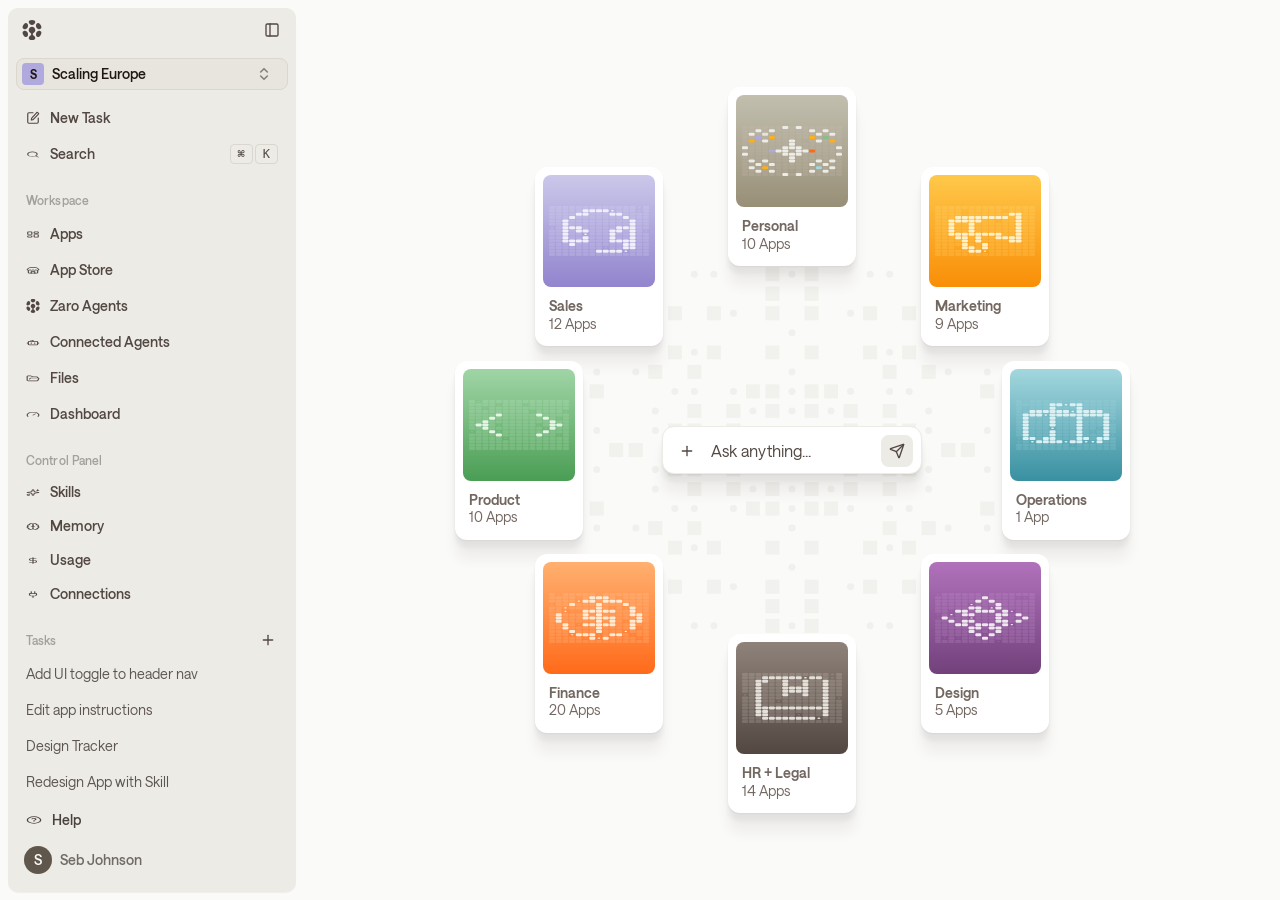
<file: index.html>
<!DOCTYPE html>
<html lang="en" data-branch="test-v2">
  <head>
    <meta charset="UTF-8" />
    <meta name="viewport" content="width=device-width, initial-scale=1.0" />
    <title>Zaro — Scaling Europe</title>
    <script src="scripts/branch-label.js"></script>
    <script>
      (function () {
        if (new URL(location.href, location.origin).searchParams.get("new-task") !== "1") return;
        document.documentElement.setAttribute("data-new-task-pending", "");
      })();
    </script>
    <link rel="preload" href="static/fonts/Saans-Regular.woff2" as="font" type="font/woff2" crossorigin />
    <link rel="preload" href="static/fonts/Saans-Medium.woff2" as="font" type="font/woff2" crossorigin />
    <link rel="preload" href="assets/category-panel/app-preview.png" as="image" />
    <link rel="stylesheet" href="styles/fonts.css?v=175" />
    <link rel="stylesheet" href="styles/variables.css?v=175" />
    <link rel="stylesheet" href="styles/sidebar.css?v=175" />
    <link rel="stylesheet" href="styles/cards.css?v=175" />
    <link rel="stylesheet" href="styles/chat.css?v=176" />
    <link rel="stylesheet" href="styles/category-panel.css?v=175" />
    <link rel="stylesheet" href="styles/pages.css?v=175" />
    <link rel="stylesheet" href="styles/session.css?v=175" />
    <link rel="stylesheet" href="styles/builder.css?v=175" />
    <link rel="stylesheet" href="styles/agents.css?v=175" />
    <link rel="stylesheet" href="styles/scaling-studio-page.css?v=175" />
    <link rel="stylesheet" href="styles/main.css?v=175" />
    <script defer src="scripts/ripple-background.js?v=8"></script>
    <script defer src="scripts/page-nav.js?v=2"></script>
    <script defer src="scripts/category-select.js?v=35"></script>
    <script defer src="scripts/builder-loader.js?v=11"></script>
    <script defer src="scripts/builder-feed.js?v=9"></script>
    <script defer src="scripts/alt-builder-demo.js?v=16"></script>
    <script defer src="scripts/sessions.js?v=9"></script>
    <script defer src="scripts/chat.js?v=24"></script>
    <script defer src="scripts/cards-intro.js?v=7"></script>
    <script defer src="scripts/new-task.js?v=4"></script>
    <script defer src="scripts/empty-card-ripple.js?v=6"></script>
    <script defer src="scripts/load-demo-scripts.js?v=1"></script>
  </head>
  <body>
  <div class="app">
    <!-- Sidebar (Figma 6270:110294) -->
    <aside class="sidebar" aria-label="Main navigation">
      <div class="sidebar__panel">
        <header class="sidebar__header">
          <a class="sidebar__logo" href="index.html" aria-label="Home">
            <img src="assets/sidebar/logo.svg" width="32" height="32" alt="" />
          </a>
          <button class="sidebar__collapse" type="button" aria-label="Collapse sidebar">
            <img src="assets/sidebar/icon-collapse.svg" width="16" height="16" alt="" />
          </button>
        </header>

        <div class="sidebar__workspace">
          <button class="workspace-selector" type="button">
            <span class="workspace-selector__icon">S</span>
            <span class="workspace-selector__label">Scaling Europe</span>
            <span class="workspace-selector__chevron-wrap" aria-hidden="true">
              <img src="assets/sidebar/icon-chevron.svg" width="16" height="16" alt="" />
            </span>
          </button>
        </div>

        <div class="sidebar__scroll">
          <div class="sidebar__nav-group">
            <nav class="nav-block nav-block--primary" aria-label="Primary">
              <a class="nav-row nav-row--new-task" href="index.html?new-task=1">
                <img class="nav-row__icon" src="assets/sidebar/icon-new-task.svg" width="14" height="14" alt="" />
                New Task
              </a>
              <button class="nav-row nav-row--search" type="button">
                <span class="nav-row__start">
                  <img class="nav-row__icon" src="assets/sidebar/icon-search.svg" width="14" height="14" alt="" />
                  Search
                </span>
                <span class="nav-row__keys">
                  <kbd class="kbd kbd--cmd">⌘</kbd>
                  <kbd class="kbd kbd--key">K</kbd>
                </span>
              </button>
            </nav>

            <nav class="nav-block nav-block--workspace" aria-label="Workspace">
              <div class="nav-block__heading">Workspace</div>
              <a class="nav-row" href="apps.html">
                <img class="nav-row__icon" src="assets/sidebar/icon-apps.svg" width="14" height="14" alt="" />
                Apps
              </a>
              <a class="nav-row" href="#">
                <img class="nav-row__icon" src="assets/sidebar/icon-store.svg" width="14" height="14" alt="" />
                App Store
              </a>
              <a class="nav-row" href="agents.html">
                <img class="nav-row__icon" src="assets/sidebar/icon-agents.svg" width="14" height="14" alt="" />
                Zaro Agents
              </a>
              <a class="nav-row" href="#">
                <img class="nav-row__icon" src="assets/sidebar/icon-robot.svg" width="14" height="14" alt="" />
                Connected Agents
              </a>
              <a class="nav-row" href="files.html">
                <img class="nav-row__icon" src="assets/sidebar/icon-files.svg" width="14" height="14" alt="" />
                Files
              </a>
              <a class="nav-row" href="#">
                <img class="nav-row__icon" src="assets/sidebar/icon-dashboard.svg" width="14" height="14" alt="" />
                Dashboard
              </a>
            </nav>

            <nav class="nav-block nav-block--control" aria-label="Control Panel">
              <div class="nav-block__heading">Control Panel</div>
              <a class="nav-row" href="#">
                <img class="nav-row__icon" src="assets/sidebar/icon-skills.svg" width="14" height="14" alt="" />
                Skills
              </a>
              <a class="nav-row" href="#">
                <img class="nav-row__icon" src="assets/sidebar/icon-memory.svg" width="14" height="14" alt="" />
                Memory
              </a>
              <a class="nav-row" href="#">
                <img class="nav-row__icon" src="assets/sidebar/icon-cost.svg?v=3" width="14" height="14" alt="" />
                Usage
              </a>
              <a class="nav-row" href="#">
                <img class="nav-row__icon" src="assets/sidebar/icon-connections.svg" width="14" height="14" alt="" />
                Connections
              </a>
            </nav>
          </div>

          <div class="nav-block nav-block--sessions">
            <div class="nav-block__heading">
              Tasks
              <button class="nav-block__add" type="button" aria-label="New task">
                <img src="assets/sidebar/icon-plus.svg" width="16" height="16" alt="" />
              </button>
            </div>
            <div class="sessions-list" id="sessions-list">
              <div class="session-row" data-session-id="session-1">
                <span class="session-row__label">Add UI toggle to header nav</span>
                <button class="session-row__menu" type="button" aria-label="Task options">
                  <img src="assets/sidebar/icon-session-menu.svg" width="14" height="14" alt="" />
                </button>
              </div>
              <div class="session-row" data-session-id="session-2">
                <span class="session-row__label">Edit app instructions</span>
                <button class="session-row__menu" type="button" aria-label="Task options">
                  <img src="assets/sidebar/icon-session-menu.svg" width="14" height="14" alt="" />
                </button>
              </div>
              <div class="session-row" data-session-id="session-3">
                <span class="session-row__label">Design Tracker</span>
                <button class="session-row__menu" type="button" aria-label="Task options">
                  <img src="assets/sidebar/icon-session-menu.svg" width="14" height="14" alt="" />
                </button>
              </div>
              <div class="session-row" data-session-id="session-4">
                <span class="session-row__label">Redesign App with Skill</span>
                <button class="session-row__menu" type="button" aria-label="Task options">
                  <img src="assets/sidebar/icon-session-menu.svg" width="14" height="14" alt="" />
                </button>
              </div>
            </div>
          </div>
        </div>

        <footer class="sidebar__footer">
          <button
            class="nav-row nav-row--help"
            id="demo-modal-trigger"
            type="button"
            aria-haspopup="dialog"
            aria-controls="demo-modal"
            aria-expanded="false"
          >
            <img class="nav-row__icon" src="assets/sidebar/icon-help.svg" width="16" height="16" alt="" />
            Help
          </button>
          <button class="user-menu" type="button">
            <span class="user-menu__avatar">
              <span class="user-menu__avatar-inner">S</span>
            </span>
            <span class="user-menu__email">Seb Johnson</span>
          </button>
        </footer>
      </div>
    </aside>

    <!-- Main workspace -->
    <main class="main" id="main">
      <div class="main__content">
        <div class="main__home" id="main-home">
        <div class="main__pattern-wrap" aria-hidden="true"></div>
        <div
          class="category-card-tooltip"
          id="category-card-tooltip"
          role="tooltip"
          hidden
        ></div>
        <div class="cards-orbit cards-orbit--intro-pending" role="list" aria-label="App categories">
          <article class="category-card category-card--sales" role="listitem"
            data-ripple-trigger
          >
            <div class="category-card__visual category-card__visual--sales">
              <img
                class="category-card__art"
                src="assets/cards/sales-6271-145556.svg"
                width="100"
                height="100"
                alt=""
              />
            </div>
            <div class="category-card__text">
              <p class="category-card__title">Sales</p>
              <p class="category-card__count">9 Apps</p>
            </div>
          </article>

          <article class="category-card category-card--personal" role="listitem"
            data-ripple-trigger
          >
            <div class="category-card__visual category-card__visual--personal">
              <img
                class="category-card__art"
                src="assets/cards/personal-pixel.svg"
                width="100"
                height="100"
                alt=""
              />
            </div>
            <div class="category-card__text">
              <p class="category-card__title">Personal</p>
              <p class="category-card__count">9 Apps</p>
            </div>
          </article>

          <article class="category-card category-card--marketing" role="listitem"
            data-ripple-trigger
          >
            <div class="category-card__visual category-card__visual--marketing">
              <img
                class="category-card__art"
                src="assets/cards/marketing-6271-146021.svg"
                width="100"
                height="100"
                alt=""
              />
            </div>
            <div class="category-card__text">
              <p class="category-card__title">Marketing</p>
              <p class="category-card__count">9 Apps</p>
            </div>
          </article>

          <article class="category-card category-card--product" role="listitem"
            data-ripple-trigger
          >
            <div class="category-card__visual category-card__visual--product">
              <img
                class="category-card__art"
                src="assets/cards/product-6271-146481.svg"
                width="100"
                height="100"
                alt=""
              />
            </div>
            <div class="category-card__text">
              <p class="category-card__title">Product</p>
              <p class="category-card__count">9 Apps</p>
            </div>
          </article>

          <article class="category-card category-card--operations" role="listitem"
            data-ripple-trigger
          >
            <div class="category-card__visual category-card__visual--operations">
              <img
                class="category-card__art"
                src="assets/cards/operations-6271-146712.svg"
                width="100"
                height="100"
                alt=""
              />
            </div>
            <div class="category-card__text">
              <p class="category-card__title">Operations</p>
              <p class="category-card__count">9 Apps</p>
            </div>
          </article>

          <article class="category-card category-card--design" role="listitem"
            data-ripple-trigger
          >
            <div class="category-card__visual category-card__visual--design">
              <img
                class="category-card__art"
                src="assets/cards/design-6271-146943.svg"
                width="100"
                height="100"
                alt=""
              />
            </div>
            <div class="category-card__text">
              <p class="category-card__title">Design</p>
              <p class="category-card__count">9 Apps</p>
            </div>
          </article>

          <article class="category-card category-card--hr" role="listitem"
            data-ripple-trigger
          >
            <div class="category-card__visual category-card__visual--hr">
              <img
                class="category-card__art"
                src="assets/cards/hr-legal-6271-147174.svg"
                width="100"
                height="100"
                alt=""
              />
            </div>
            <div class="category-card__text">
              <p class="category-card__title">HR + Legal</p>
              <p class="category-card__count">9 Apps</p>
            </div>
          </article>

          <article class="category-card category-card--finance" role="listitem"
            data-ripple-trigger
          >
            <div class="category-card__visual category-card__visual--finance">
              <img
                class="category-card__art"
                src="assets/cards/finance-6271-151327.svg"
                width="100"
                height="100"
                alt=""
              />
            </div>
            <div class="category-card__text">
              <p class="category-card__title">Finance</p>
              <p class="category-card__count">9 Apps</p>
            </div>
          </article>
        </div>

        <div
          class="category-panel"
          id="category-panel"
          aria-hidden="true"
          aria-live="polite"
        >
          <!-- Figma 6280:28559 — empty category only -->
          <div class="category-panel__empty-panel" id="category-panel-empty">
            <div class="category-panel__empty-body">
              <div class="category-panel__empty-icon-wrap" aria-hidden="true">
                <img
                  class="category-panel__empty-icon"
                  src="assets/category-panel/folder-empty.svg"
                  width="60"
                  height="60"
                  alt=""
                />
              </div>
              <div class="category-panel__empty-copy">
                <div class="category-panel__empty-text">
                  <p class="category-panel__empty-title">No apps yet.</p>
                  <p class="category-panel__empty-subtitle">
                    Looks like you haven’t built any yet.
                  </p>
                </div>
                <button type="button" class="category-panel__build-btn">
                  <img
                    src="assets/category-panel/icon-plus.svg"
                    width="14"
                    height="14"
                    alt=""
                  />
                  <span class="category-panel__build-label">Build a sales app</span>
                </button>
              </div>
            </div>
          </div>

          <!-- Figma 6280:32843 — category with apps -->
          <div class="category-panel__full-panel" id="category-panel-full">
            <div class="category-panel__apps-scroll">
              <div class="category-panel__apps"></div>
              <div class="category-panel__apps-fade" aria-hidden="true"></div>
            </div>
            <div class="category-panel__footer">
              <button type="button" class="category-panel__view-all">
                <span class="category-panel__view-all-label">View all apps</span>
                <img
                  src="assets/category-panel/icon-arrow-right.svg"
                  width="14"
                  height="14"
                  alt=""
                />
              </button>
            </div>
          </div>
        </div>
        </div>

        <div class="session-view" id="session-view" hidden>
          <div class="session-view__body" id="session-view-body"></div>
        </div>

        <div class="builder-view" id="builder-view" hidden>
          <div class="builder-view__loader" id="builder-loader" aria-hidden="true"></div>
          <div class="builder-view__feed" id="builder-feed" aria-live="polite"></div>
        </div>

        <form class="chat-bar" id="chat-bar" role="search" aria-label="Ask anything">
          <div class="chat-bar__panel">
            <div class="chat-bar__compact">
              <div class="chat-bar__field">
                <button class="chat-bar__attach" type="button" aria-label="Attach file" tabindex="-1">
                  <img src="assets/main/icon-attach.svg" width="16" height="16" alt="" />
                </button>
                <input
                  class="chat-bar__input-compact"
                  type="text"
                  placeholder="Ask anything..."
                  aria-label="Ask anything"
                  autocomplete="off"
                  tabindex="0"
                />
              </div>
              <button class="chat-bar__send" type="submit" aria-label="Send message" tabindex="-1">
                <svg class="chat-bar__send-icon" width="16" height="16" viewBox="0 0 16 16" fill="none" aria-hidden="true">
                  <path d="M9.69067 14.4573C9.71599 14.5205 9.76003 14.5743 9.81685 14.6117C9.87367 14.6491 9.94057 14.6682 10.0086 14.6664C10.0766 14.6647 10.1424 14.6422 10.1972 14.602C10.2521 14.5617 10.2933 14.5057 10.3153 14.4413L14.6487 1.77467C14.67 1.7156 14.6741 1.65167 14.6604 1.59037C14.6467 1.52907 14.6159 1.47293 14.5715 1.42852C14.5271 1.38411 14.4709 1.35326 14.4096 1.33959C14.3483 1.32593 14.2844 1.33 14.2253 1.35133L1.55867 5.68467C1.49433 5.70673 1.43828 5.74795 1.39805 5.80278C1.35781 5.85762 1.33531 5.92345 1.33357 5.99144C1.33183 6.05943 1.35093 6.12633 1.38831 6.18315C1.42568 6.23997 1.47954 6.28401 1.54267 6.30933L6.82933 8.42933C6.99646 8.49625 7.1483 8.59631 7.27571 8.72349C7.40312 8.85067 7.50345 9.00233 7.57067 9.16933L9.69067 14.4573Z" stroke="currentColor" stroke-width="1.33333" stroke-linecap="round" stroke-linejoin="round"/>
                  <path d="M14.5693 1.43133L7.276 8.724" stroke="currentColor" stroke-width="1.33333" stroke-linecap="round" stroke-linejoin="round"/>
                </svg>
                <span class="chat-bar__send-loader" aria-hidden="true">
                  <span></span><span></span><span></span><span></span><span></span><span></span><span></span><span></span><span></span>
                </span>
              </button>
            </div>
            <div class="chat-bar__expanded" aria-hidden="true">
              <div class="chat-bar__compose">
                <textarea
                  class="chat-bar__textarea"
                  placeholder="Ask anything... (type / for commands)"
                  aria-label="Ask anything"
                  rows="1"
                  autocomplete="off"
                ></textarea>
              </div>
              <div class="chat-bar__footer">
                <div class="chat-bar__toolbar">
                  <div class="chat-bar__tools">
                    <button class="chat-bar__tool-btn" type="button" aria-label="Attach file">
                      <img src="assets/main/icon-attach.svg" width="16" height="16" alt="" />
                    </button>
                    <button class="chat-bar__tool-btn" type="button" aria-label="Integrations">
                      <img src="assets/main/icon-integrations.svg" width="16" height="16" alt="" />
                    </button>
                    <button class="chat-bar__thinking" type="button">
                      <img src="assets/main/icon-thinking.svg" width="16" height="16" alt="" />
                      Thinking
                    </button>
                  </div>
                  <button class="chat-bar__send chat-bar__send--expanded" type="submit" aria-label="Send message">
                    <svg class="chat-bar__send-icon" width="16" height="16" viewBox="0 0 16 16" fill="none" aria-hidden="true">
                      <path d="M9.69067 14.4573C9.71599 14.5205 9.76003 14.5743 9.81685 14.6117C9.87367 14.6491 9.94057 14.6682 10.0086 14.6664C10.0766 14.6647 10.1424 14.6422 10.1972 14.602C10.2521 14.5617 10.2933 14.5057 10.3153 14.4413L14.6487 1.77467C14.67 1.7156 14.6741 1.65167 14.6604 1.59037C14.6467 1.52907 14.6159 1.47293 14.5715 1.42852C14.5271 1.38411 14.4709 1.35326 14.4096 1.33959C14.3483 1.32593 14.2844 1.33 14.2253 1.35133L1.55867 5.68467C1.49433 5.70673 1.43828 5.74795 1.39805 5.80278C1.35781 5.85762 1.33531 5.92345 1.33357 5.99144C1.33183 6.05943 1.35093 6.12633 1.38831 6.18315C1.42568 6.23997 1.47954 6.28401 1.54267 6.30933L6.82933 8.42933C6.99646 8.49625 7.1483 8.59631 7.27571 8.72349C7.40312 8.85067 7.50345 9.00233 7.57067 9.16933L9.69067 14.4573Z" stroke="currentColor" stroke-width="1.33333" stroke-linecap="round" stroke-linejoin="round"/>
                      <path d="M14.5693 1.43133L7.276 8.724" stroke="currentColor" stroke-width="1.33333" stroke-linecap="round" stroke-linejoin="round"/>
                    </svg>
                    <span class="chat-bar__send-loader" aria-hidden="true">
                      <span></span><span></span><span></span><span></span><span></span><span></span><span></span><span></span><span></span>
                    </span>
                  </button>
                </div>
              </div>
            </div>
          </div>
        </form>

        <div class="chat-suggestions" id="chat-suggestions" aria-hidden="true">
          <button class="chat-suggestions__chip" type="button" data-prompt="Build me an app">
            <img src="assets/sidebar/icon-apps.svg" width="14" height="14" alt="" />
            Build me an app
          </button>
          <button class="chat-suggestions__chip" type="button" data-prompt="Create an agent">
            <img src="assets/sidebar/icon-robot.svg" width="14" height="14" alt="" />
            Create an agent
          </button>
          <button class="chat-suggestions__chip" type="button" data-prompt="Connect integrations">
            <img src="assets/main/icon-integrations.svg" width="14" height="14" alt="" />
            Connect integrations
          </button>
          <button class="chat-suggestions__chip" type="button" data-prompt="What can you do?">
            <img src="assets/sidebar/icon-help.svg" width="14" height="14" alt="" />
            What can you do?
          </button>
        </div>
      </div>

      <div class="view-toggle" role="tablist" aria-label="View mode" hidden>
        <button class="view-toggle__btn view-toggle__btn--active" type="button" role="tab" aria-selected="true" data-view="categories">Categories</button>
        <button class="view-toggle__btn" type="button" role="tab" aria-selected="false" data-view="apps">Apps</button>
      </div>

      <div
        class="builder-status-pill"
        id="builder-status-pill"
        role="status"
        aria-live="polite"
        hidden
      >
        <div class="builder-status-pill__loader" id="builder-status-pill-loader" aria-hidden="true"></div>
        <span class="builder-status-pill__text">Creating agents...</span>
      </div>
    </main>
  </div>

  <div class="demo-modal" id="demo-modal" hidden>
    <button class="demo-modal__backdrop" type="button" aria-label="Close demo controls" tabindex="-1"></button>
    <div
      class="demo-modal__panel demo-menu"
      id="demo-menu"
      role="dialog"
      aria-modal="true"
      aria-labelledby="demo-modal-title"
    >
      <p class="demo-menu__title" id="demo-modal-title">Demo</p>
      <div class="demo-menu__items">
        <label class="demo-toggle">
          <input class="demo-toggle__input" type="checkbox" id="empty-states-demo" />
          <span class="demo-toggle__switch" aria-hidden="true"></span>
          <span class="demo-toggle__label">Empty states</span>
        </label>
          <label class="demo-toggle">
            <input class="demo-toggle__input" type="checkbox" id="scaling-europe-demo" checked />
            <span class="demo-toggle__switch" aria-hidden="true"></span>
            <span class="demo-toggle__label">Scaling Europe demo</span>
          </label>
          <label class="demo-toggle">
            <input class="demo-toggle__input" type="checkbox" id="alt-agent-table-demo" />
            <span class="demo-toggle__switch" aria-hidden="true"></span>
            <span class="demo-toggle__label">Alt agent table design</span>
          </label>
          <label class="demo-toggle">
            <input class="demo-toggle__input" type="checkbox" id="alt-builder-demo" checked />
            <span class="demo-toggle__switch" aria-hidden="true"></span>
            <span class="demo-toggle__label">Alternative builder</span>
          </label>
          <label class="demo-toggle">
          <input class="demo-toggle__input" type="checkbox" id="auto-type-demo" />
          <span class="demo-toggle__switch" aria-hidden="true"></span>
          <span class="demo-toggle__label">Auto type</span>
        </label>
        <label class="demo-menu__field">
          <span class="demo-menu__field-label">Auto type script</span>
          <textarea
            class="demo-menu__textarea"
            id="auto-type-text"
            rows="3"
            placeholder="Paste demo message…"
            spellcheck="false"
          >Build me a social media content engine: agents to pull tech news, post to LinkedIn, and analyze performance — plus an app to manage it all.</textarea>
        </label>
        <button class="demo-menu__btn" type="button" id="replay-intro-demo">
          Replay card intro
        </button>
      </div>
    </div>
  </div>

  <script>
    document.querySelectorAll('.view-toggle__btn').forEach((btn) => {
      btn.addEventListener('click', () => {
        document.querySelectorAll('.view-toggle__btn').forEach((b) => {
          b.classList.toggle('view-toggle__btn--active', b === btn);
          b.setAttribute('aria-selected', b === btn ? 'true' : 'false');
        });
      });
    });
  </script>
  </body>
</html>
</file>
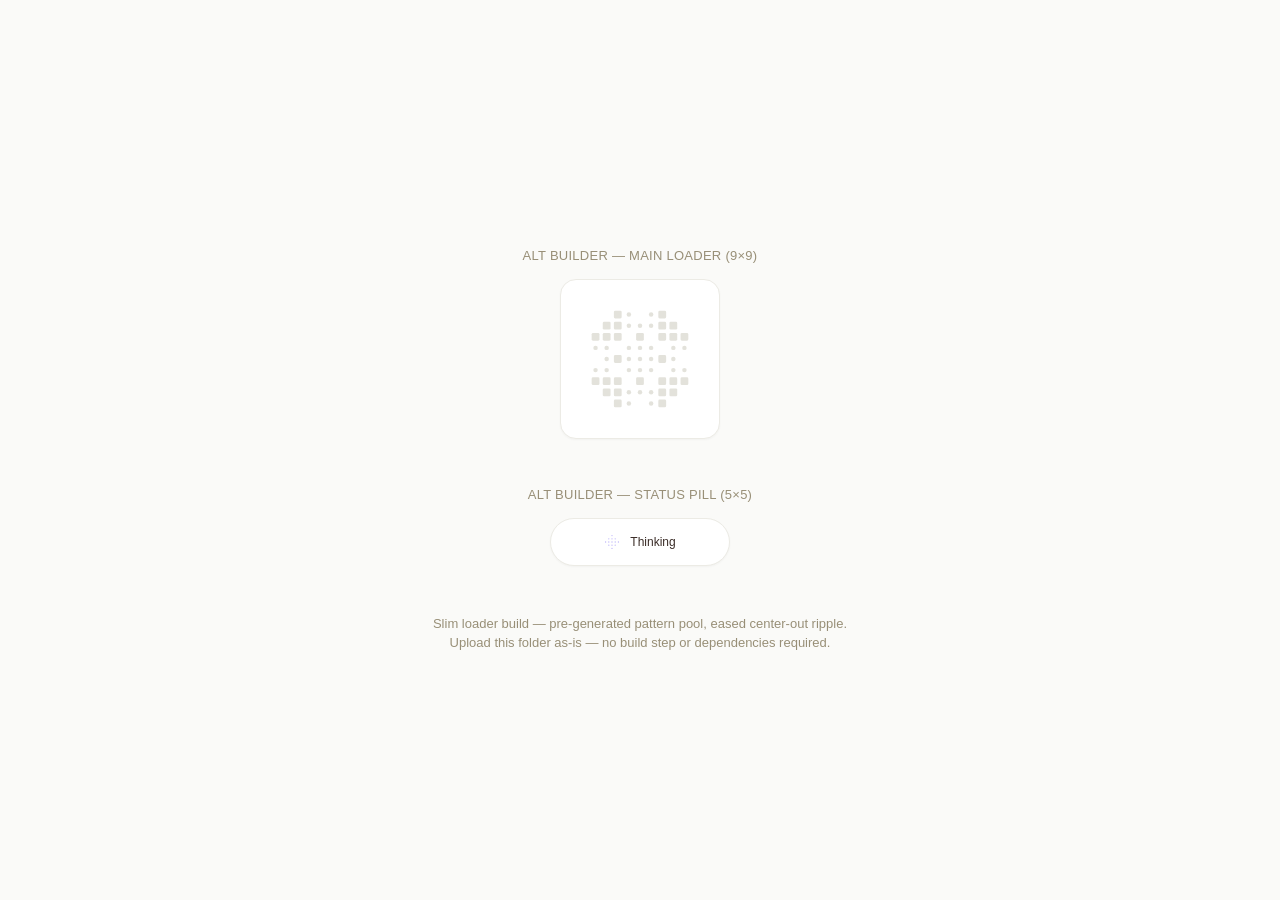
<file: ripple-loader-web/index.html>
<!DOCTYPE html>
<html lang="en">
  <head>
    <meta charset="UTF-8" />
    <meta name="viewport" content="width=device-width, initial-scale=1.0" />
    <title>Ripple Loader</title>
    <link rel="stylesheet" href="styles.css" />
  </head>
  <body>
    <main class="page">
      <section class="demo" aria-labelledby="demo-main-label">
        <p class="demo__label" id="demo-main-label">Alt builder — main loader (9×9)</p>
        <div class="demo__frame demo__frame--main">
          <div class="demo__loader demo__loader--main" id="loader-main"></div>
        </div>
      </section>

      <section class="demo" aria-labelledby="demo-pill-label">
        <p class="demo__label" id="demo-pill-label">Alt builder — status pill (5×5)</p>
        <div class="demo__frame demo__frame--pill">
          <div class="pill">
            <div class="demo__loader demo__loader--pill" id="loader-pill"></div>
            <span class="pill__text">Thinking</span>
          </div>
        </div>
      </section>

      <p class="page__note">
        Slim loader build — pre-generated pattern pool, eased center-out ripple.
        Upload this folder as-is — no build step or dependencies required.
      </p>
    </main>

    <script src="ripple-loader-slim.js?v=2"></script>
    <script>
      (function () {
        const main = document.getElementById("loader-main");
        const pill = document.getElementById("loader-pill");

        window.RippleLoader.mount(main, {
          color: "#C2BFAF",
          opacity: 0.45,
          interval: 800,
          waveDuration: 700,
        });

        window.RippleLoader.mountSmall(pill, {
          color: "#BDB4F8",
          opacity: 1,
          interval: 800,
          waveDuration: 700,
        });
      })();
    </script>
  </body>
</html>
</file>
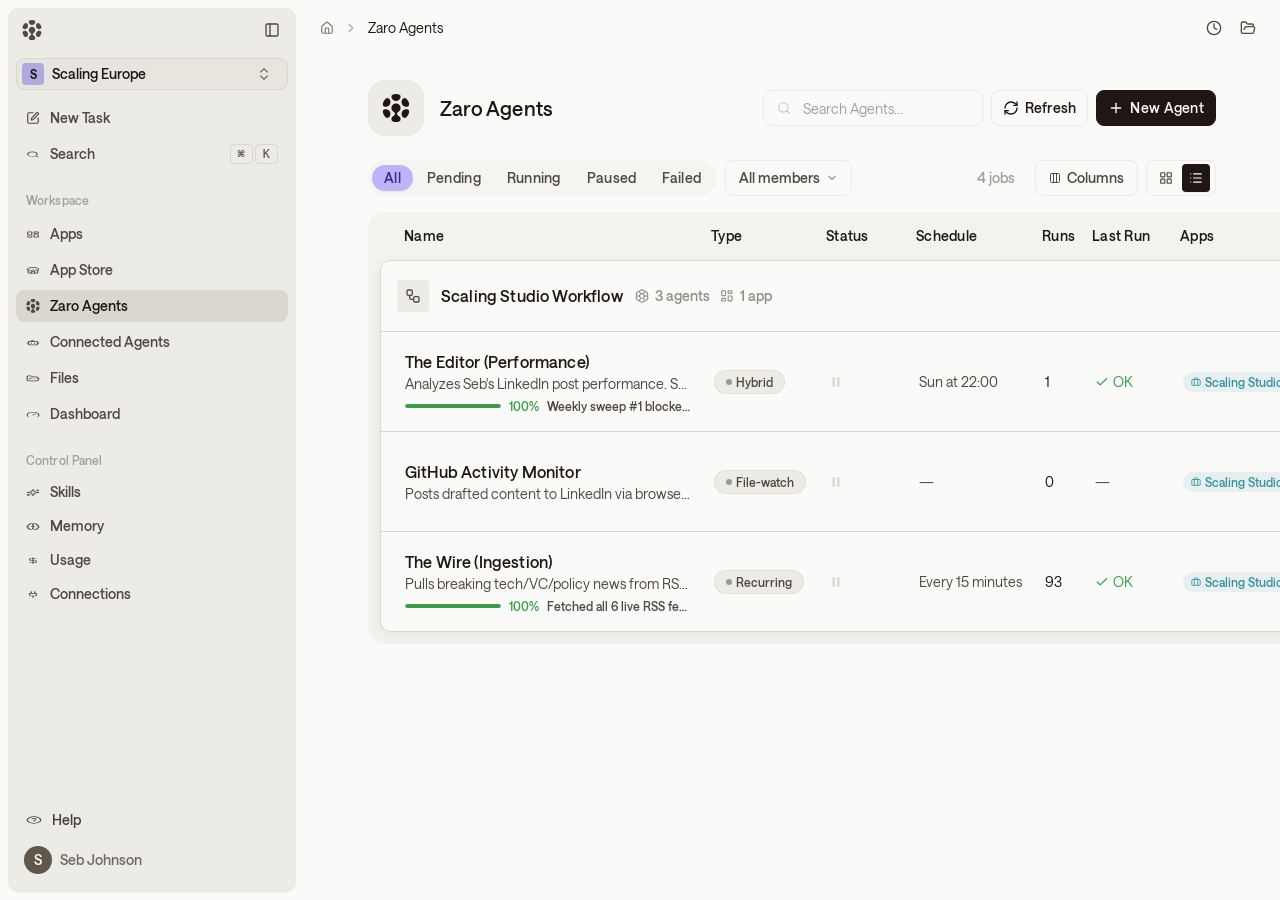
<file: agents.html>
<!DOCTYPE html>
<html lang="en" data-branch="test-v2">
  <head>
    <meta charset="UTF-8" />
    <meta name="viewport" content="width=device-width, initial-scale=1.0" />
    <title>Zaro — Scaling Europe</title>
    <script src="scripts/branch-label.js"></script>
    <link rel="preload" href="static/fonts/Saans-Regular.woff2" as="font" type="font/woff2" crossorigin />
    <link rel="preload" href="static/fonts/Saans-Medium.woff2" as="font" type="font/woff2" crossorigin />
    <link rel="stylesheet" href="styles/fonts.css?v=175" />
    <link rel="stylesheet" href="styles/variables.css?v=175" />
    <link rel="stylesheet" href="styles/sidebar.css?v=175" />
    <link rel="stylesheet" href="styles/cards.css?v=175" />
    <link rel="stylesheet" href="styles/chat.css?v=176" />
    <link rel="stylesheet" href="styles/category-panel.css?v=175" />
    <link rel="stylesheet" href="styles/pages.css?v=175" />
    <link rel="stylesheet" href="styles/session.css?v=175" />
    <link rel="stylesheet" href="styles/builder.css?v=175" />
    <link rel="stylesheet" href="styles/agents.css?v=175" />
    <link rel="stylesheet" href="styles/scaling-studio-page.css?v=175" />
    <link rel="stylesheet" href="styles/main.css?v=175" />
    <script defer src="scripts/scaling-demo.js?v=1"></script>
    <script defer src="scripts/demo-modal.js?v=3"></script>
    <script defer src="scripts/agents-intro.js?v=1"></script>
    <script defer src="scripts/agents-alt-table.js?v=4"></script>
    <script defer src="scripts/page-nav.js?v=2"></script>
    <script defer src="scripts/agents.js?v=11"></script>
  </head>
  <body>
    <div class="app">
      <aside class="sidebar" aria-label="Main navigation">
        <div class="sidebar__panel">
          <header class="sidebar__header">
            <a class="sidebar__logo" href="index.html" aria-label="Home">
              <img src="assets/sidebar/logo.svg" width="32" height="32" alt="" />
            </a>
            <button class="sidebar__collapse" type="button" aria-label="Collapse sidebar">
              <img src="assets/sidebar/icon-collapse.svg" width="16" height="16" alt="" />
            </button>
          </header>

          <div class="sidebar__workspace">
            <button class="workspace-selector" type="button">
              <span class="workspace-selector__icon">S</span>
              <span class="workspace-selector__label">Scaling Europe</span>
              <span class="workspace-selector__chevron-wrap" aria-hidden="true">
                <img src="assets/sidebar/icon-chevron.svg" width="16" height="16" alt="" />
              </span>
            </button>
          </div>

          <div class="sidebar__scroll">
            <div class="sidebar__nav-group">
              <nav class="nav-block nav-block--primary" aria-label="Primary">
                <a class="nav-row nav-row--new-task" href="index.html?new-task=1">
                  <img class="nav-row__icon" src="assets/sidebar/icon-new-task.svg" width="14" height="14" alt="" />
                  New Task
                </a>
                <button class="nav-row nav-row--search" type="button">
                  <span class="nav-row__start">
                    <img class="nav-row__icon" src="assets/sidebar/icon-search.svg" width="14" height="14" alt="" />
                    Search
                  </span>
                  <span class="nav-row__keys">
                    <kbd class="kbd kbd--cmd">⌘</kbd>
                    <kbd class="kbd kbd--key">K</kbd>
                  </span>
                </button>
              </nav>

              <nav class="nav-block nav-block--workspace" aria-label="Workspace">
                <div class="nav-block__heading">Workspace</div>
                <a class="nav-row" href="apps.html">
                  <img class="nav-row__icon" src="assets/sidebar/icon-apps.svg" width="14" height="14" alt="" />
                  Apps
                </a>
                <a class="nav-row" href="#">
                  <img class="nav-row__icon" src="assets/sidebar/icon-store.svg" width="14" height="14" alt="" />
                  App Store
                </a>
                <a class="nav-row nav-row--active" href="agents.html">
                  <img class="nav-row__icon" src="assets/sidebar/icon-agents.svg" width="14" height="14" alt="" />
                  Zaro Agents
                </a>
                <a class="nav-row" href="#">
                  <img class="nav-row__icon" src="assets/sidebar/icon-robot.svg" width="14" height="14" alt="" />
                  Connected Agents
                </a>
                <a class="nav-row" href="files.html">
                  <img class="nav-row__icon" src="assets/sidebar/icon-files.svg" width="14" height="14" alt="" />
                  Files
                </a>
                <a class="nav-row" href="#">
                  <img class="nav-row__icon" src="assets/sidebar/icon-dashboard.svg" width="14" height="14" alt="" />
                  Dashboard
                </a>
              </nav>

              <nav class="nav-block nav-block--control" aria-label="Control Panel">
                <div class="nav-block__heading">Control Panel</div>
                <a class="nav-row" href="#">
                  <img class="nav-row__icon" src="assets/sidebar/icon-skills.svg" width="14" height="14" alt="" />
                  Skills
                </a>
                <a class="nav-row" href="#">
                  <img class="nav-row__icon" src="assets/sidebar/icon-memory.svg" width="14" height="14" alt="" />
                  Memory
                </a>
                <a class="nav-row" href="#">
                  <img class="nav-row__icon" src="assets/sidebar/icon-cost.svg?v=3" width="14" height="14" alt="" />
                  Usage
                </a>
                <a class="nav-row" href="#">
                  <img class="nav-row__icon" src="assets/sidebar/icon-connections.svg" width="14" height="14" alt="" />
                  Connections
                </a>
              </nav>
            </div>
          </div>

          <footer class="sidebar__footer">
            <button
              class="nav-row nav-row--help"
              id="demo-modal-trigger"
              type="button"
              aria-haspopup="dialog"
              aria-controls="demo-modal"
              aria-expanded="false"
            >
              <img class="nav-row__icon" src="assets/sidebar/icon-help.svg" width="16" height="16" alt="" />
              Help
            </button>
            <button class="user-menu" type="button">
              <span class="user-menu__avatar">
                <span class="user-menu__avatar-inner">S</span>
              </span>
              <span class="user-menu__email">Seb Johnson</span>
            </button>
          </footer>
        </div>
      </aside>

      <main class="main agents-page agents-page--intro-pending">
        <header class="agents-page__topbar">
          <nav class="agents-breadcrumb" aria-label="Breadcrumb">
            <a class="agents-breadcrumb__home" href="index.html" aria-label="Home">
              <img src="assets/agents/icon-breadcrumb-home.svg" width="14" height="14" alt="" />
            </a>
            <span class="agents-breadcrumb__sep" aria-hidden="true">
              <img src="assets/agents/icon-breadcrumb-chevron.svg" width="14" height="14" alt="" />
            </span>
            <span class="agents-breadcrumb__current">Zaro Agents</span>
          </nav>
          <div class="agents-topbar__actions">
            <button class="agents-icon-btn" type="button" aria-label="Show activity">
              <img src="assets/agents/icon-activity.svg" width="16" height="16" alt="" />
            </button>
            <button class="agents-icon-btn" type="button" aria-label="Show files">
              <img src="assets/agents/icon-files-panel.svg" width="16" height="16" alt="" />
            </button>
          </div>
        </header>

        <div class="agents-page__body">
          <div class="agents-page__header">
            <div class="agents-page__title-block">
              <div class="agents-page__icon" aria-hidden="true">
                <img src="assets/agents/icon-page.svg" width="28" height="28" alt="" />
              </div>
              <h1 class="agents-page__title">Zaro Agents</h1>
            </div>
            <div class="agents-page__actions">
              <label class="agents-search">
                <img src="assets/agents/icon-search.svg" width="14" height="14" alt="" />
                <input
                  class="agents-search__input"
                  id="agents-search"
                  type="search"
                  placeholder="Search Agents..."
                  autocomplete="off"
                />
              </label>
              <button class="agents-btn agents-btn--secondary" id="agents-refresh-btn" type="button">
                <img src="assets/agents/icon-refresh.svg" width="16" height="16" alt="" />
                Refresh
              </button>
              <button class="agents-btn agents-btn--primary" id="agents-new-btn" type="button">
                <img src="assets/agents/icon-plus.svg" width="16" height="16" alt="" />
                New Agent
              </button>
            </div>
          </div>

          <div class="agents-toolbar">
            <div class="agents-status-tabs" role="tablist" aria-label="Filter by status">
              <button class="agents-status-tab agents-status-tab--active" type="button" role="tab" data-status="all" aria-selected="true">All</button>
              <button class="agents-status-tab" type="button" role="tab" data-status="pending">Pending</button>
              <button class="agents-status-tab" type="button" role="tab" data-status="running">Running</button>
              <button class="agents-status-tab" type="button" role="tab" data-status="paused">Paused</button>
              <button class="agents-status-tab" type="button" role="tab" data-status="failed">Failed</button>
            </div>

            <div class="agents-dropdown" id="agents-member-dropdown">
              <button class="agents-dropdown__trigger" type="button" aria-haspopup="listbox" aria-expanded="false">
                <span class="agents-dropdown__label">All members</span>
                <img src="assets/agents/icon-chevron.svg" width="12" height="12" alt="" />
              </button>
              <div class="agents-dropdown__menu" role="listbox">
                <button class="agents-dropdown__option agents-dropdown__option--selected" type="button" data-value="all" data-label="All members">All members</button>
                <button class="agents-dropdown__option" type="button" data-value="seb" data-label="Seb Johnson">Seb Johnson</button>
                <button class="agents-dropdown__option" type="button" data-value="team" data-label="Team Zaro">Team Zaro</button>
              </div>
            </div>

            <div class="agents-toolbar__spacer"></div>

            <div class="agents-toolbar__meta" id="agents-jobs-count">3 jobs</div>

            <div class="agents-dropdown" id="agents-columns-dropdown">
              <button class="agents-dropdown__trigger" type="button" aria-haspopup="listbox" aria-expanded="false">
                <img src="assets/agents/icon-columns.svg" width="12" height="12" alt="" />
                <span class="agents-dropdown__label">Columns</span>
              </button>
              <div class="agents-dropdown__menu" role="listbox">
                <button class="agents-dropdown__option agents-dropdown__option--check agents-dropdown__option--checked" type="button" data-column="type">
                  Type <span class="agents-dropdown__check" aria-hidden="true"></span>
                </button>
                <button class="agents-dropdown__option agents-dropdown__option--check agents-dropdown__option--checked" type="button" data-column="schedule">
                  Schedule <span class="agents-dropdown__check" aria-hidden="true"></span>
                </button>
                <button class="agents-dropdown__option agents-dropdown__option--check agents-dropdown__option--checked" type="button" data-column="runs">
                  Runs <span class="agents-dropdown__check" aria-hidden="true"></span>
                </button>
                <button class="agents-dropdown__option agents-dropdown__option--check agents-dropdown__option--checked" type="button" data-column="last-run">
                  Last Run <span class="agents-dropdown__check" aria-hidden="true"></span>
                </button>
                <button class="agents-dropdown__option agents-dropdown__option--check agents-dropdown__option--checked" type="button" data-column="apps">
                  Apps <span class="agents-dropdown__check" aria-hidden="true"></span>
                </button>
              </div>
            </div>

            <div class="agents-view-toggle" aria-label="View mode">
              <button class="agents-view-toggle__btn" type="button" data-view="cards" aria-label="Card view">
                <img src="assets/agents/icon-cards-view.svg" width="14" height="14" alt="" />
              </button>
              <button class="agents-view-toggle__btn agents-view-toggle__btn--active" type="button" data-view="table" aria-label="Table view">
                <img src="assets/agents/icon-table-view.svg" width="14" height="14" alt="" />
              </button>
            </div>
          </div>

          <div class="agents-table-wrap" id="agents-table-wrap">
            <div class="agents-table__head">
              <div class="agents-table__head-cell">Name</div>
              <div class="agents-table__head-cell" data-col="type">Type</div>
              <div class="agents-table__head-cell">Status</div>
              <div class="agents-table__head-cell" data-col="schedule">Schedule</div>
              <div class="agents-table__head-cell" data-col="runs">Runs</div>
              <div class="agents-table__head-cell" data-col="last-run">Last Run</div>
              <div class="agents-table__head-cell" data-col="apps">Apps</div>
              <div class="agents-table__head-cell agents-table__head-cell--menu" data-col="menu" aria-hidden="true"></div>
            </div>

            <div class="agents-table__body">
              <section class="agents-group" data-group="scaling-studio">
                <button class="agents-group__header" type="button" aria-expanded="true">
                  <div class="agents-group__header-main">
                    <span class="agents-group__icon">
                      <img src="assets/agents/icon-workflow.svg" width="16" height="16" alt="" />
                    </span>
                    <span class="agents-group__title">Scaling Studio Workflow</span>
                    <div class="agents-group__stats">
                      <span class="agents-group__stat">
                        <img src="assets/agents/icon-agents-count.svg" width="14" height="14" alt="" />
                        3 agents
                      </span>
                      <span class="agents-group__stat">
                        <img src="assets/agents/icon-app-count.svg" width="14" height="14" alt="" />
                        1 app
                      </span>
                    </div>
                  </div>
                  <img class="agents-group__chevron" src="assets/agents/icon-chevron.svg" width="16" height="16" alt="" />
                </button>

                <div class="agents-group__rows">
                  <article class="agents-row" data-agent-id="editor" data-status="paused">
                    <div class="agents-row__cell agents-row__cell--name">
                      <div class="agents-row__name-wrap">
                        <div class="agents-row__info">
                          <h3 class="agents-row__title">The Editor (Performance)</h3>
                          <p class="agents-row__desc">Analyzes Seb's LinkedIn post performance. Scrapes engagement data, scores posts vs baseline, generates insights, and feeds tone recommendations back into the composer. Runs on-demand after publish and weekly for macro analysis.</p>
                          <div class="agents-row__progress">
                            <div class="agents-row__progress-bar"><div class="agents-row__progress-fill" style="width: 100%"></div></div>
                            <span class="agents-row__progress-pct">100%</span>
                            <span class="agents-row__progress-msg">Weekly sweep #1 blocked by LinkedIn authentication…</span>
                          </div>
                        </div>
                        <div class="agents-row__actions">
                          <button class="agents-icon-btn" type="button" data-action="refresh" aria-label="Refresh agent">
                            <img src="assets/agents/icon-row-refresh.svg?v=1" width="16" height="16" alt="" />
                          </button>
                          <button class="agents-icon-btn" type="button" data-action="run" aria-label="Run agent">
                            <img src="assets/agents/icon-row-play.svg?v=1" width="16" height="16" alt="" />
                          </button>
                          <button class="agents-icon-btn" type="button" data-action="open" aria-label="Open agent">
                            <img src="assets/agents/icon-row-external.svg?v=1" width="16" height="16" alt="" />
                          </button>
                        </div>
                      </div>
                    </div>
                    <div class="agents-row__cell" data-col="type"><span class="agents-type-pill"><span class="agents-type-pill__dot"></span>Hybrid</span></div>
                    <div class="agents-row__cell agents-row__status"><img src="assets/agents/icon-pause.svg?v=3" width="14" height="14" alt="Paused" /></div>
                    <div class="agents-row__cell" data-col="schedule"><span class="agents-row__text">Sun at 22:00</span></div>
                    <div class="agents-row__cell" data-col="runs"><span class="agents-row__text agents-row__text--dark">1</span></div>
                    <div class="agents-row__cell" data-col="last-run"><span class="agents-row__last-run"><img src="assets/agents/icon-check.svg" width="14" height="14" alt="" />OK</span></div>
                    <div class="agents-row__cell" data-col="apps">
                      <button type="button" class="agents-app-pill agents-app-pill--operations" data-app-preview="scaling-studio">
                        <img src="assets/agents/icon-briefcase-pill.svg?v=2" width="10" height="10" alt="" />
                        Scaling Studio
                      </button>
                    </div>
                    <div class="agents-row__cell agents-row__cell--menu" data-col="menu">
                      <div class="agents-row-menu">
                        <button class="agents-icon-btn agents-row-menu__trigger" type="button" aria-label="Agent options" aria-haspopup="menu" aria-expanded="false">
                          <img src="assets/agents/icon-ellipsis.svg?v=1" width="16" height="16" alt="" />
                        </button>
                        <div class="agents-row-menu__popover" role="menu" hidden>
                          <button class="agents-row-menu__item" type="button" role="menuitem" data-menu-action="open-dashboard">
                            <img class="agents-row-menu__icon" src="assets/agents/icon-menu-dashboard.svg?v=1" width="14" height="14" alt="" />
                            <span>Open in dashboard</span>
                          </button>
                          <button class="agents-row-menu__item" type="button" role="menuitem" data-menu-action="usage">
                            <img class="agents-row-menu__icon" src="assets/agents/icon-menu-usage.svg?v=4" width="14" height="14" alt="" />
                            <span>Usage</span>
                          </button>
                          <button class="agents-row-menu__item" type="button" role="menuitem" data-menu-action="optimise">
                            <img class="agents-row-menu__icon" src="assets/agents/icon-menu-optimise.svg?v=1" width="14" height="14" alt="" />
                            <span>Optimise</span>
                          </button>
                          <button class="agents-row-menu__item" type="button" role="menuitem" data-menu-action="settings">
                            <img class="agents-row-menu__icon" src="assets/agents/icon-menu-settings.svg?v=1" width="14" height="14" alt="" />
                            <span>Settings</span>
                          </button>
                          <div class="agents-row-menu__divider" role="separator"></div>
                          <button class="agents-row-menu__item agents-row-menu__item--danger" type="button" role="menuitem" data-menu-action="delete">
                            <img class="agents-row-menu__icon agents-row-menu__icon--danger" src="assets/agents/icon-menu-delete.svg?v=1" width="14" height="14" alt="" />
                            <span>Delete</span>
                          </button>
                        </div>
                      </div>
                    </div>
                  </article>

                  <article class="agents-row" data-agent-id="github" data-status="paused">
                    <div class="agents-row__cell agents-row__cell--name">
                      <div class="agents-row__name-wrap">
                        <div class="agents-row__info">
                          <h3 class="agents-row__title">GitHub Activity Monitor</h3>
                          <p class="agents-row__desc">Posts drafted content to LinkedIn via browser automation when triggered. Opens a browser, navigates to LinkedIn, logs in with stored session, composes and publishes the post, captures the post URL, and updates the library.</p>
                        </div>
                        <div class="agents-row__actions">
                          <button class="agents-icon-btn" type="button" data-action="refresh" aria-label="Refresh agent">
                            <img src="assets/agents/icon-row-refresh.svg?v=1" width="16" height="16" alt="" />
                          </button>
                          <button class="agents-icon-btn" type="button" data-action="run" aria-label="Run agent">
                            <img src="assets/agents/icon-row-play.svg?v=1" width="16" height="16" alt="" />
                          </button>
                          <button class="agents-icon-btn" type="button" data-action="open" aria-label="Open agent">
                            <img src="assets/agents/icon-row-external.svg?v=1" width="16" height="16" alt="" />
                          </button>
                        </div>
                      </div>
                    </div>
                    <div class="agents-row__cell" data-col="type"><span class="agents-type-pill"><span class="agents-type-pill__dot"></span>File-watch</span></div>
                    <div class="agents-row__cell agents-row__status"><img src="assets/agents/icon-pause.svg?v=3" width="14" height="14" alt="Paused" /></div>
                    <div class="agents-row__cell" data-col="schedule"><span class="agents-row__text">—</span></div>
                    <div class="agents-row__cell" data-col="runs"><span class="agents-row__text agents-row__text--dark">0</span></div>
                    <div class="agents-row__cell" data-col="last-run"><span class="agents-row__text">—</span></div>
                    <div class="agents-row__cell" data-col="apps">
                      <button type="button" class="agents-app-pill agents-app-pill--operations" data-app-preview="scaling-studio">
                        <img src="assets/agents/icon-briefcase-pill.svg?v=2" width="10" height="10" alt="" />
                        Scaling Studio
                      </button>
                    </div>
                    <div class="agents-row__cell agents-row__cell--menu" data-col="menu">
                      <div class="agents-row-menu">
                        <button class="agents-icon-btn agents-row-menu__trigger" type="button" aria-label="Agent options" aria-haspopup="menu" aria-expanded="false">
                          <img src="assets/agents/icon-ellipsis.svg?v=1" width="16" height="16" alt="" />
                        </button>
                        <div class="agents-row-menu__popover" role="menu" hidden>
                          <button class="agents-row-menu__item" type="button" role="menuitem" data-menu-action="open-dashboard">
                            <img class="agents-row-menu__icon" src="assets/agents/icon-menu-dashboard.svg?v=1" width="14" height="14" alt="" />
                            <span>Open in dashboard</span>
                          </button>
                          <button class="agents-row-menu__item" type="button" role="menuitem" data-menu-action="usage">
                            <img class="agents-row-menu__icon" src="assets/agents/icon-menu-usage.svg?v=4" width="14" height="14" alt="" />
                            <span>Usage</span>
                          </button>
                          <button class="agents-row-menu__item" type="button" role="menuitem" data-menu-action="optimise">
                            <img class="agents-row-menu__icon" src="assets/agents/icon-menu-optimise.svg?v=1" width="14" height="14" alt="" />
                            <span>Optimise</span>
                          </button>
                          <button class="agents-row-menu__item" type="button" role="menuitem" data-menu-action="settings">
                            <img class="agents-row-menu__icon" src="assets/agents/icon-menu-settings.svg?v=1" width="14" height="14" alt="" />
                            <span>Settings</span>
                          </button>
                          <div class="agents-row-menu__divider" role="separator"></div>
                          <button class="agents-row-menu__item agents-row-menu__item--danger" type="button" role="menuitem" data-menu-action="delete">
                            <img class="agents-row-menu__icon agents-row-menu__icon--danger" src="assets/agents/icon-menu-delete.svg?v=1" width="14" height="14" alt="" />
                            <span>Delete</span>
                          </button>
                        </div>
                      </div>
                    </div>
                  </article>

                  <article class="agents-row" data-agent-id="wire" data-status="paused">
                    <div class="agents-row__cell agents-row__cell--name">
                      <div class="agents-row__name-wrap">
                        <div class="agents-row__info">
                          <h3 class="agents-row__title">The Wire (Ingestion)</h3>
                          <p class="agents-row__desc">Pulls breaking tech/VC/policy news from RSS feeds, Substack, and X/Twitter accounts. Deduplicates, auto-tags (region, topic, breaking score), and writes stories into /scaling-studio/feed/ as JSON files for the Scaling Studio app to display.</p>
                          <div class="agents-row__progress">
                            <div class="agents-row__progress-bar"><div class="agents-row__progress-fill" style="width: 100%"></div></div>
                            <span class="agents-row__progress-pct">100%</span>
                            <span class="agents-row__progress-msg">Fetched all 6 live RSS feeds (Sifted, Tech.eu, The…</span>
                          </div>
                        </div>
                        <div class="agents-row__actions">
                          <button class="agents-icon-btn" type="button" data-action="refresh" aria-label="Refresh agent">
                            <img src="assets/agents/icon-row-refresh.svg?v=1" width="16" height="16" alt="" />
                          </button>
                          <button class="agents-icon-btn" type="button" data-action="run" aria-label="Run agent">
                            <img src="assets/agents/icon-row-play.svg?v=1" width="16" height="16" alt="" />
                          </button>
                          <button class="agents-icon-btn" type="button" data-action="open" aria-label="Open agent">
                            <img src="assets/agents/icon-row-external.svg?v=1" width="16" height="16" alt="" />
                          </button>
                        </div>
                      </div>
                    </div>
                    <div class="agents-row__cell" data-col="type"><span class="agents-type-pill"><span class="agents-type-pill__dot"></span>Recurring</span></div>
                    <div class="agents-row__cell agents-row__status"><img src="assets/agents/icon-pause.svg?v=3" width="14" height="14" alt="Paused" /></div>
                    <div class="agents-row__cell" data-col="schedule"><span class="agents-row__text">Every 15 minutes</span></div>
                    <div class="agents-row__cell" data-col="runs"><span class="agents-row__text agents-row__text--dark">93</span></div>
                    <div class="agents-row__cell" data-col="last-run"><span class="agents-row__last-run"><img src="assets/agents/icon-check.svg" width="14" height="14" alt="" />OK</span></div>
                    <div class="agents-row__cell" data-col="apps">
                      <button type="button" class="agents-app-pill agents-app-pill--operations" data-app-preview="scaling-studio">
                        <img src="assets/agents/icon-briefcase-pill.svg?v=2" width="10" height="10" alt="" />
                        Scaling Studio
                      </button>
                    </div>
                    <div class="agents-row__cell agents-row__cell--menu" data-col="menu">
                      <div class="agents-row-menu">
                        <button class="agents-icon-btn agents-row-menu__trigger" type="button" aria-label="Agent options" aria-haspopup="menu" aria-expanded="false">
                          <img src="assets/agents/icon-ellipsis.svg?v=1" width="16" height="16" alt="" />
                        </button>
                        <div class="agents-row-menu__popover" role="menu" hidden>
                          <button class="agents-row-menu__item" type="button" role="menuitem" data-menu-action="open-dashboard">
                            <img class="agents-row-menu__icon" src="assets/agents/icon-menu-dashboard.svg?v=1" width="14" height="14" alt="" />
                            <span>Open in dashboard</span>
                          </button>
                          <button class="agents-row-menu__item" type="button" role="menuitem" data-menu-action="usage">
                            <img class="agents-row-menu__icon" src="assets/agents/icon-menu-usage.svg?v=4" width="14" height="14" alt="" />
                            <span>Usage</span>
                          </button>
                          <button class="agents-row-menu__item" type="button" role="menuitem" data-menu-action="optimise">
                            <img class="agents-row-menu__icon" src="assets/agents/icon-menu-optimise.svg?v=1" width="14" height="14" alt="" />
                            <span>Optimise</span>
                          </button>
                          <button class="agents-row-menu__item" type="button" role="menuitem" data-menu-action="settings">
                            <img class="agents-row-menu__icon" src="assets/agents/icon-menu-settings.svg?v=1" width="14" height="14" alt="" />
                            <span>Settings</span>
                          </button>
                          <div class="agents-row-menu__divider" role="separator"></div>
                          <button class="agents-row-menu__item agents-row-menu__item--danger" type="button" role="menuitem" data-menu-action="delete">
                            <img class="agents-row-menu__icon agents-row-menu__icon--danger" src="assets/agents/icon-menu-delete.svg?v=1" width="14" height="14" alt="" />
                            <span>Delete</span>
                          </button>
                        </div>
                      </div>
                    </div>
                  </article>
                </div>
              </section>

              <article class="agents-row agents-row--standalone" data-agent-id="composer" data-status="paused">
                <div class="agents-row__cell agents-row__cell--name">
                  <div class="agents-row__name-wrap">
                    <div class="agents-row__info">
                      <h3 class="agents-row__title">The Composer</h3>
                      <p class="agents-row__desc">Drafts LinkedIn posts in Seb's voice using the tone library and recent performance insights from The Editor.</p>
                    </div>
                    <div class="agents-row__actions">
                      <button class="agents-icon-btn" type="button" data-action="refresh" aria-label="Refresh agent">
                        <img src="assets/agents/icon-row-refresh.svg?v=1" width="16" height="16" alt="" />
                      </button>
                      <button class="agents-icon-btn" type="button" data-action="run" aria-label="Run agent">
                        <img src="assets/agents/icon-row-play.svg?v=1" width="16" height="16" alt="" />
                      </button>
                      <button class="agents-icon-btn" type="button" data-action="open" aria-label="Open agent">
                        <img src="assets/agents/icon-row-external.svg?v=1" width="16" height="16" alt="" />
                      </button>
                    </div>
                  </div>
                </div>
                <div class="agents-row__cell" data-col="type"><span class="agents-type-pill"><span class="agents-type-pill__dot"></span>On-demand</span></div>
                <div class="agents-row__cell agents-row__status"><img src="assets/agents/icon-pause.svg?v=3" width="14" height="14" alt="Paused" /></div>
                <div class="agents-row__cell" data-col="schedule"><span class="agents-row__text">—</span></div>
                <div class="agents-row__cell" data-col="runs"><span class="agents-row__text agents-row__text--dark">12</span></div>
                <div class="agents-row__cell" data-col="last-run"><span class="agents-row__last-run"><img src="assets/agents/icon-check.svg" width="14" height="14" alt="" />OK</span></div>
                <div class="agents-row__cell" data-col="apps">
                  <button type="button" class="agents-app-pill agents-app-pill--operations" data-app-preview="scaling-studio">
                    <img src="assets/agents/icon-briefcase-pill.svg?v=2" width="10" height="10" alt="" />
                    Scaling Studio
                  </button>
                </div>
                <div class="agents-row__cell agents-row__cell--menu" data-col="menu">
                  <div class="agents-row-menu">
                    <button class="agents-icon-btn agents-row-menu__trigger" type="button" aria-label="Agent options" aria-haspopup="menu" aria-expanded="false">
                      <img src="assets/agents/icon-ellipsis.svg?v=1" width="16" height="16" alt="" />
                    </button>
                    <div class="agents-row-menu__popover" role="menu" hidden>
                      <button class="agents-row-menu__item" type="button" role="menuitem" data-menu-action="open-dashboard">
                        <img class="agents-row-menu__icon" src="assets/agents/icon-menu-dashboard.svg?v=1" width="14" height="14" alt="" />
                        <span>Open in dashboard</span>
                      </button>
                      <button class="agents-row-menu__item" type="button" role="menuitem" data-menu-action="usage">
                        <img class="agents-row-menu__icon" src="assets/agents/icon-menu-usage.svg?v=4" width="14" height="14" alt="" />
                        <span>Usage</span>
                      </button>
                      <button class="agents-row-menu__item" type="button" role="menuitem" data-menu-action="optimise">
                        <img class="agents-row-menu__icon" src="assets/agents/icon-menu-optimise.svg?v=1" width="14" height="14" alt="" />
                        <span>Optimise</span>
                      </button>
                      <button class="agents-row-menu__item" type="button" role="menuitem" data-menu-action="settings">
                        <img class="agents-row-menu__icon" src="assets/agents/icon-menu-settings.svg?v=1" width="14" height="14" alt="" />
                        <span>Settings</span>
                      </button>
                      <div class="agents-row-menu__divider" role="separator"></div>
                      <button class="agents-row-menu__item agents-row-menu__item--danger" type="button" role="menuitem" data-menu-action="delete">
                        <img class="agents-row-menu__icon agents-row-menu__icon--danger" src="assets/agents/icon-menu-delete.svg?v=1" width="14" height="14" alt="" />
                        <span>Delete</span>
                      </button>
                    </div>
                  </div>
                </div>
              </article>
            </div>

            <div class="agents-cards" id="agents-cards" aria-live="polite"></div>
          </div>
        </div>
      </main>
    </div>

    <a
      class="agents-app-preview agents-app-preview--operations"
      id="agents-app-preview"
      href="scaling-studio.html"
      hidden
      tabindex="-1"
      aria-label="Open Scaling Studio"
    >
      <div class="agents-app-preview__thumb">
        <div class="agents-app-preview__pattern" aria-hidden="true"></div>
        <div class="agents-app-preview__shot">
          <img
            class="agents-app-preview__image"
            src="assets/category-panel/scaling-studio-thumb.png"
            width="280"
            height="176"
            alt=""
          />
        </div>
      </div>
      <div class="agents-app-preview__body">
        <div class="agents-app-preview__copy">
          <h3 class="agents-app-preview__title">Scaling Studio</h3>
          <p class="agents-app-preview__desc">Content engine for Scaling Europe — news ingestion, LinkedIn publishing, and performance analytics.</p>
        </div>
        <div class="agents-app-preview__footer">
          <div class="agents-app-preview__stats">
            <span class="agents-app-preview__stat">Today</span>
            <span class="agents-app-preview__stat">
              <img src="assets/category-panel/icon-folder-small.svg" width="11" height="11" alt="" />
              <span class="agents-app-preview__folders">32</span>
            </span>
            <span class="agents-app-preview__stat">
              <img src="assets/category-panel/icon-gear-small.svg" width="11" height="11" alt="" />
              <span class="agents-app-preview__settings">3</span>
            </span>
          </div>
          <span class="agents-app-preview__team">Team Zaro</span>
        </div>
      </div>
    </a>

    <div class="agent-panel-wrap" id="agent-panel-wrap" aria-hidden="true">
      <aside
        class="agent-panel"
        id="agent-panel"
        role="dialog"
        aria-modal="true"
        aria-labelledby="agent-panel-title"
      >
        <header class="agent-panel__header">
          <div class="agent-panel__status" id="agent-panel-status" aria-hidden="true"></div>
          <h2 class="agent-panel__title" id="agent-panel-title"></h2>
          <div class="agent-panel__header-actions">
            <button class="agents-icon-btn" type="button" id="agent-panel-maximize" aria-label="Expand agent">
              <img src="assets/agents/icon-panel-maximize.svg" width="14" height="14" alt="" />
            </button>
            <button class="agents-icon-btn" type="button" id="agent-panel-close" aria-label="Close agent panel">
              <img src="assets/agents/icon-panel-close.svg" width="14" height="14" alt="" />
            </button>
          </div>
        </header>

        <div class="agent-panel__tabs" role="tablist" aria-label="Agent sections">
          <button class="agent-panel__tab agent-panel__tab--active" type="button" role="tab" aria-selected="true" data-tab="overview">
            <img src="assets/agents/icon-panel-file.svg" width="14" height="14" alt="" />
          </button>
          <button class="agent-panel__tab" type="button" role="tab" aria-selected="false" data-tab="runs">
            <img src="assets/agents/icon-panel-zap.svg" width="14" height="14" alt="" />
          </button>
          <button class="agent-panel__tab" type="button" role="tab" aria-selected="false" data-tab="messages">
            <img src="assets/agents/icon-panel-messages.svg" width="14" height="14" alt="" />
          </button>
          <button class="agent-panel__tab" type="button" role="tab" aria-selected="false" data-tab="watch">
            <img src="assets/agents/icon-panel-eye.svg" width="14" height="14" alt="" />
          </button>
          <button class="agent-panel__tab" type="button" role="tab" aria-selected="false" data-tab="dashboard">
            <img src="assets/agents/icon-panel-dashboard.svg" width="14" height="14" alt="" />
          </button>
          <button class="agent-panel__tab" type="button" role="tab" aria-selected="false" data-tab="secrets">
            <img src="assets/agents/icon-panel-key.svg" width="14" height="14" alt="" />
          </button>
          <button class="agent-panel__tab" type="button" role="tab" aria-selected="false" data-tab="edit">
            <img src="assets/agents/icon-panel-pencil.svg" width="14" height="14" alt="" />
          </button>
        </div>

        <div class="agent-panel__scroll">
          <div class="agent-panel__content">
            <section class="agent-panel__section">
              <h3 class="agent-panel__label">Description</h3>
              <p class="agent-panel__desc" id="agent-panel-desc"></p>
            </section>

            <section class="agent-panel__section" id="agent-panel-schedule-section">
              <h3 class="agent-panel__label">Schedule</h3>
              <div class="agent-panel__schedule-row">
                <img src="assets/agents/icon-panel-calendar.svg" width="13" height="13" alt="" />
                <span id="agent-panel-schedule"></span>
                <span class="agent-panel__timezone" id="agent-panel-timezone"></span>
              </div>
              <div class="agent-panel__schedule-row">
                <img src="assets/agents/icon-panel-rotate.svg" width="13" height="13" alt="" />
                <span id="agent-panel-runs"></span>
              </div>
            </section>

            <section class="agent-panel__section" id="agent-panel-watch-section" hidden>
              <h3 class="agent-panel__label">Watch Paths</h3>
              <div class="agent-panel__card agent-panel__watch-card" id="agent-panel-watch-list"></div>
            </section>

            <section class="agent-panel__section" id="agent-panel-apps-section" hidden>
              <h3 class="agent-panel__label">Connected Apps</h3>
              <a class="agent-panel__app-card" id="agent-panel-app-link" href="scaling-studio.html">
                <span class="agent-panel__app-icon">
                  <img src="assets/agents/icon-briefcase-pill.svg?v=2" width="16" height="16" alt="" />
                </span>
                <span class="agent-panel__app-copy">
                  <span class="agent-panel__app-name" id="agent-panel-app-name"></span>
                  <span class="agent-panel__app-meta" id="agent-panel-app-meta"></span>
                </span>
                <img class="agent-panel__app-chevron" src="assets/agents/icon-panel-chevron.svg" width="14" height="14" alt="" />
              </a>
            </section>

            <section class="agent-panel__section" id="agent-panel-thinking-section" hidden>
              <h3 class="agent-panel__label">Thinking</h3>
              <span class="agent-panel__thinking-pill">
                <img src="assets/agents/icon-panel-brain.svg" width="14" height="14" alt="" />
                Thinking
              </span>
            </section>

            <footer class="agent-panel__meta">
              <p id="agent-panel-created"></p>
              <p class="agent-panel__uuid" id="agent-panel-uuid"></p>
            </footer>

            <div class="agent-panel__prompt-card" id="agent-panel-prompt-section" hidden>
              <div class="agent-panel__prompt-top">
                <button class="agent-panel__prompt-toggle" type="button" id="agent-panel-prompt-toggle" aria-expanded="false">
                  <img src="assets/agents/icon-panel-chevron.svg" width="13" height="13" alt="" />
                  Prompt
                </button>
                <button class="agent-panel__prompt-copy" type="button" id="agent-panel-prompt-copy">
                  <img src="assets/agents/icon-panel-copy.svg" width="12" height="12" alt="" />
                  Copy
                </button>
              </div>
              <div class="agent-panel__prompt-body" id="agent-panel-prompt-body" hidden></div>
            </div>
          </div>
        </div>
      </aside>
    </div>

    <div class="agents-toast" id="agents-toast" role="status" aria-live="polite"></div>

    <div class="demo-modal" id="demo-modal" hidden>
      <button class="demo-modal__backdrop" type="button" aria-label="Close demo controls" tabindex="-1"></button>
      <div
        class="demo-modal__panel demo-menu"
        id="demo-menu"
        role="dialog"
        aria-modal="true"
        aria-labelledby="demo-modal-title"
      >
        <p class="demo-menu__title" id="demo-modal-title">Demo</p>
        <div class="demo-menu__items">
          <label class="demo-toggle">
            <input class="demo-toggle__input" type="checkbox" id="empty-states-demo" />
            <span class="demo-toggle__switch" aria-hidden="true"></span>
            <span class="demo-toggle__label">Empty states</span>
          </label>
          <label class="demo-toggle">
            <input class="demo-toggle__input" type="checkbox" id="scaling-europe-demo" checked />
            <span class="demo-toggle__switch" aria-hidden="true"></span>
            <span class="demo-toggle__label">Scaling Europe demo</span>
          </label>
          <label class="demo-toggle">
            <input class="demo-toggle__input" type="checkbox" id="alt-agent-table-demo" />
            <span class="demo-toggle__switch" aria-hidden="true"></span>
            <span class="demo-toggle__label">Alt agent table design</span>
          </label>
          <label class="demo-toggle">
            <input class="demo-toggle__input" type="checkbox" id="alt-builder-demo" checked />
            <span class="demo-toggle__switch" aria-hidden="true"></span>
            <span class="demo-toggle__label">Alternative builder</span>
          </label>
          <label class="demo-toggle">
            <input class="demo-toggle__input" type="checkbox" id="auto-type-demo" />
            <span class="demo-toggle__switch" aria-hidden="true"></span>
            <span class="demo-toggle__label">Auto type</span>
          </label>
          <label class="demo-menu__field">
            <span class="demo-menu__field-label">Auto type script</span>
            <textarea
              class="demo-menu__textarea"
              id="auto-type-text"
              rows="3"
              placeholder="Paste demo message…"
              spellcheck="false"
            >Build me a social media content engine: agents to pull tech news, post to LinkedIn, and analyze performance — plus an app to manage it all.</textarea>
          </label>
          <button class="demo-menu__btn" type="button" id="replay-intro-demo">
            Replay card intro
          </button>
        </div>
      </div>
    </div>

  </body>
</html>
</file>
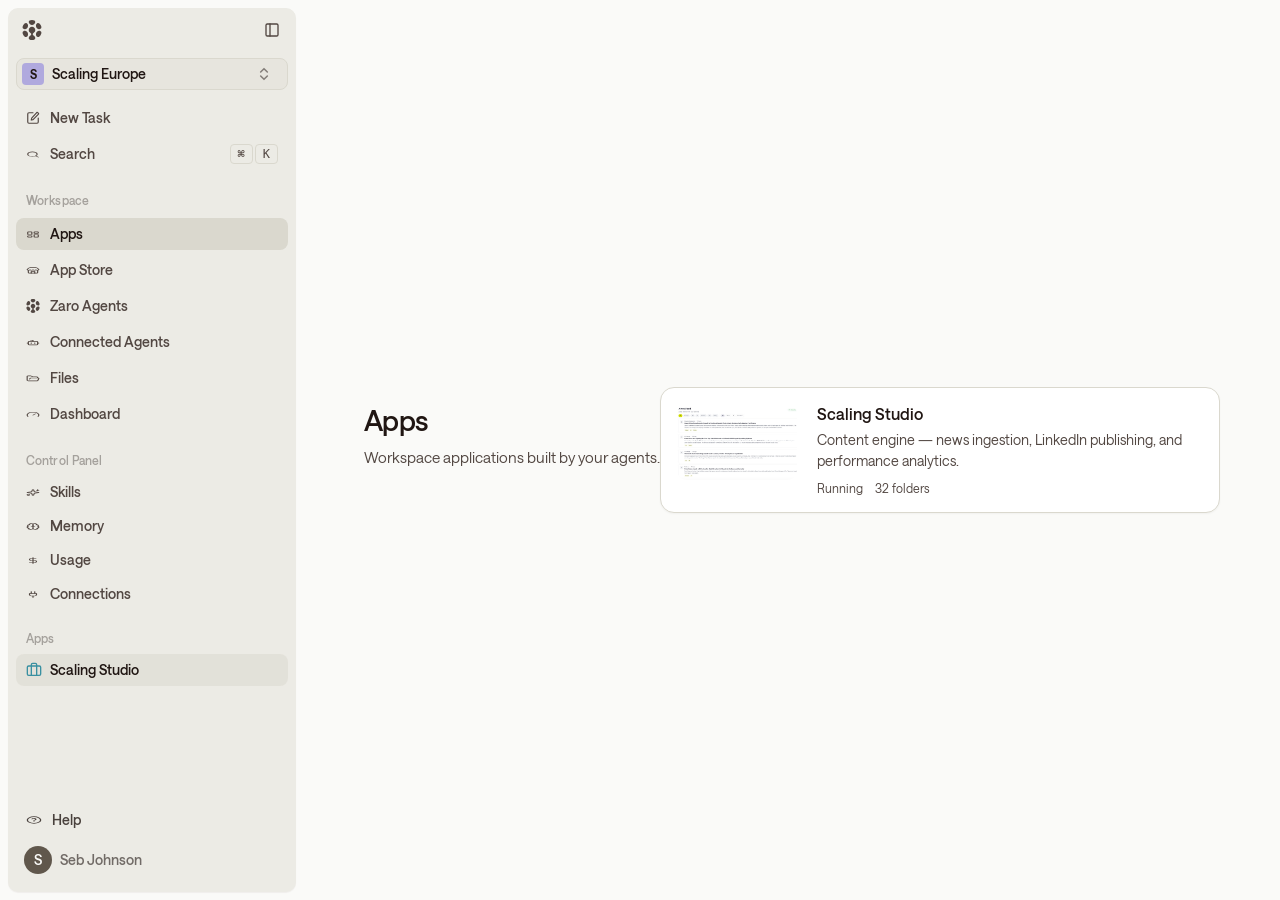
<file: apps.html>
<!DOCTYPE html>
<html lang="en" data-branch="test-v2">
  <head>
    <meta charset="UTF-8" />
    <meta name="viewport" content="width=device-width, initial-scale=1.0" />
    <title>Zaro — Scaling Europe</title>
    <script src="scripts/branch-label.js"></script>
    <link rel="preload" href="static/fonts/Saans-Regular.woff2" as="font" type="font/woff2" crossorigin />
    <link rel="preload" href="static/fonts/Saans-Medium.woff2" as="font" type="font/woff2" crossorigin />
    <link rel="stylesheet" href="styles/fonts.css?v=175" />
    <link rel="stylesheet" href="styles/variables.css?v=175" />
    <link rel="stylesheet" href="styles/sidebar.css?v=175" />
    <link rel="stylesheet" href="styles/cards.css?v=175" />
    <link rel="stylesheet" href="styles/chat.css?v=176" />
    <link rel="stylesheet" href="styles/category-panel.css?v=175" />
    <link rel="stylesheet" href="styles/pages.css?v=175" />
    <link rel="stylesheet" href="styles/session.css?v=175" />
    <link rel="stylesheet" href="styles/builder.css?v=175" />
    <link rel="stylesheet" href="styles/agents.css?v=175" />
    <link rel="stylesheet" href="styles/scaling-studio-page.css?v=175" />
    <link rel="stylesheet" href="styles/main.css?v=175" />
    <script defer src="scripts/scaling-demo.js?v=1"></script>
    <script defer src="scripts/demo-modal.js?v=3"></script>
    <script defer src="scripts/page-nav.js?v=2"></script>
    <script defer src="scripts/apps-nav.js?v=1"></script>
  </head>
  <body>
    <div class="app">
      <aside class="sidebar" aria-label="Main navigation">
        <div class="sidebar__panel">
          <header class="sidebar__header">
            <a class="sidebar__logo" href="index.html" aria-label="Home">
              <img src="assets/sidebar/logo.svg" width="32" height="32" alt="" />
            </a>
            <button class="sidebar__collapse" type="button" aria-label="Collapse sidebar">
              <img src="assets/sidebar/icon-collapse.svg" width="16" height="16" alt="" />
            </button>
          </header>

          <div class="sidebar__workspace">
            <button class="workspace-selector" type="button">
              <span class="workspace-selector__icon">S</span>
              <span class="workspace-selector__label">Scaling Europe</span>
              <span class="workspace-selector__chevron-wrap" aria-hidden="true">
                <img src="assets/sidebar/icon-chevron.svg" width="16" height="16" alt="" />
              </span>
            </button>
          </div>

          <div class="sidebar__scroll">
            <div class="sidebar__nav-group">
              <nav class="nav-block nav-block--primary" aria-label="Primary">
                <a class="nav-row nav-row--new-task" href="index.html?new-task=1">
                  <img class="nav-row__icon" src="assets/sidebar/icon-new-task.svg" width="14" height="14" alt="" />
                  New Task
                </a>
                <button class="nav-row nav-row--search" type="button">
                  <span class="nav-row__start">
                    <img class="nav-row__icon" src="assets/sidebar/icon-search.svg" width="14" height="14" alt="" />
                    Search
                  </span>
                  <span class="nav-row__keys">
                    <kbd class="kbd kbd--cmd">⌘</kbd>
                    <kbd class="kbd kbd--key">K</kbd>
                  </span>
                </button>
              </nav>

              <nav class="nav-block nav-block--workspace" aria-label="Workspace">
                <div class="nav-block__heading">Workspace</div>
                <a class="nav-row nav-row--active" href="apps.html">
                  <img class="nav-row__icon" src="assets/sidebar/icon-apps.svg" width="14" height="14" alt="" />
                  Apps
                </a>
                <a class="nav-row" href="#">
                  <img class="nav-row__icon" src="assets/sidebar/icon-store.svg" width="14" height="14" alt="" />
                  App Store
                </a>
                <a class="nav-row" href="agents.html">
                  <img class="nav-row__icon" src="assets/sidebar/icon-agents.svg" width="14" height="14" alt="" />
                  Zaro Agents
                </a>
                <a class="nav-row" href="#">
                  <img class="nav-row__icon" src="assets/sidebar/icon-robot.svg" width="14" height="14" alt="" />
                  Connected Agents
                </a>
                <a class="nav-row" href="files.html">
                  <img class="nav-row__icon" src="assets/sidebar/icon-files.svg" width="14" height="14" alt="" />
                  Files
                </a>
                <a class="nav-row" href="#">
                  <img class="nav-row__icon" src="assets/sidebar/icon-dashboard.svg" width="14" height="14" alt="" />
                  Dashboard
                </a>
              </nav>

              <nav class="nav-block nav-block--control" aria-label="Control Panel">
                <div class="nav-block__heading">Control Panel</div>
                <a class="nav-row" href="#">
                  <img class="nav-row__icon" src="assets/sidebar/icon-skills.svg" width="14" height="14" alt="" />
                  Skills
                </a>
                <a class="nav-row" href="#">
                  <img class="nav-row__icon" src="assets/sidebar/icon-memory.svg" width="14" height="14" alt="" />
                  Memory
                </a>
                <a class="nav-row" href="#">
                  <img class="nav-row__icon" src="assets/sidebar/icon-cost.svg?v=3" width="14" height="14" alt="" />
                  Usage
                </a>
                <a class="nav-row" href="#">
                  <img class="nav-row__icon" src="assets/sidebar/icon-connections.svg" width="14" height="14" alt="" />
                  Connections
                </a>
              </nav>
            </div>

            <div class="nav-block nav-block--apps" id="sidebar-apps-section" hidden>
              <div class="nav-block__heading">Apps</div>
              <div class="sidebar-apps-list">
                <button
                  type="button"
                  class="sidebar-app-row sidebar-app-row--active"
                  data-app-slug="scaling-studio"
                >
                  <img
                    class="sidebar-app-row__icon"
                    src="assets/sidebar/icon-briefcase.svg"
                    width="16"
                    height="16"
                    alt=""
                  />
                  <span class="sidebar-app-row__label">Scaling Studio</span>
                </button>
              </div>
            </div>
          </div>

          <footer class="sidebar__footer">
            <button
              class="nav-row nav-row--help"
              id="demo-modal-trigger"
              type="button"
              aria-haspopup="dialog"
              aria-controls="demo-modal"
              aria-expanded="false"
            >
              <img class="nav-row__icon" src="assets/sidebar/icon-help.svg" width="16" height="16" alt="" />
              Help
            </button>
            <button class="user-menu" type="button">
              <span class="user-menu__avatar">
                <span class="user-menu__avatar-inner">S</span>
              </span>
              <span class="user-menu__email">Seb Johnson</span>
            </button>
          </footer>
        </div>
      </aside>

      <main class="main">
        <div class="main__content main__content--page apps-hub">
          <header class="apps-hub__header">
            <h1 class="apps-hub__title">Apps</h1>
            <p class="apps-hub__subtitle">Workspace applications built by your agents.</p>
          </header>

          <button type="button" class="apps-hub__card" data-app-slug="scaling-studio">
            <span class="apps-hub__card-thumb">
              <img src="assets/category-panel/scaling-studio-thumb.png" width="120" height="76" alt="" />
            </span>
            <span class="apps-hub__card-body">
              <span class="apps-hub__card-title">Scaling Studio</span>
              <span class="apps-hub__card-desc">Content engine — news ingestion, LinkedIn publishing, and performance analytics.</span>
              <span class="apps-hub__card-meta">
                <span class="apps-hub__stat">Running</span>
                <span class="apps-hub__stat">32 folders</span>
              </span>
            </span>
          </button>
        </div>
      </main>
    </div>

    <div class="demo-modal" id="demo-modal" hidden>
      <button class="demo-modal__backdrop" type="button" aria-label="Close demo controls" tabindex="-1"></button>
      <div
        class="demo-modal__panel demo-menu"
        id="demo-menu"
        role="dialog"
        aria-modal="true"
        aria-labelledby="demo-modal-title"
      >
        <p class="demo-menu__title" id="demo-modal-title">Demo</p>
        <div class="demo-menu__items">
          <label class="demo-toggle">
            <input class="demo-toggle__input" type="checkbox" id="empty-states-demo" />
            <span class="demo-toggle__switch" aria-hidden="true"></span>
            <span class="demo-toggle__label">Empty states</span>
          </label>
          <label class="demo-toggle">
            <input class="demo-toggle__input" type="checkbox" id="scaling-europe-demo" checked />
            <span class="demo-toggle__switch" aria-hidden="true"></span>
            <span class="demo-toggle__label">Scaling Europe demo</span>
          </label>
          <label class="demo-toggle">
            <input class="demo-toggle__input" type="checkbox" id="alt-agent-table-demo" />
            <span class="demo-toggle__switch" aria-hidden="true"></span>
            <span class="demo-toggle__label">Alt agent table design</span>
          </label>
          <label class="demo-toggle">
            <input class="demo-toggle__input" type="checkbox" id="alt-builder-demo" checked />
            <span class="demo-toggle__switch" aria-hidden="true"></span>
            <span class="demo-toggle__label">Alternative builder</span>
          </label>
          <label class="demo-toggle">
            <input class="demo-toggle__input" type="checkbox" id="auto-type-demo" />
            <span class="demo-toggle__switch" aria-hidden="true"></span>
            <span class="demo-toggle__label">Auto type</span>
          </label>
          <label class="demo-menu__field">
            <span class="demo-menu__field-label">Auto type script</span>
            <textarea
              class="demo-menu__textarea"
              id="auto-type-text"
              rows="3"
              placeholder="Paste demo message…"
              spellcheck="false"
            >Build me a social media content engine: agents to pull tech news, post to LinkedIn, and analyze performance — plus an app to manage it all.</textarea>
          </label>
          <button class="demo-menu__btn" type="button" id="replay-intro-demo">
            Replay card intro
          </button>
        </div>
      </div>
    </div>

  </body>
</html>
</file>
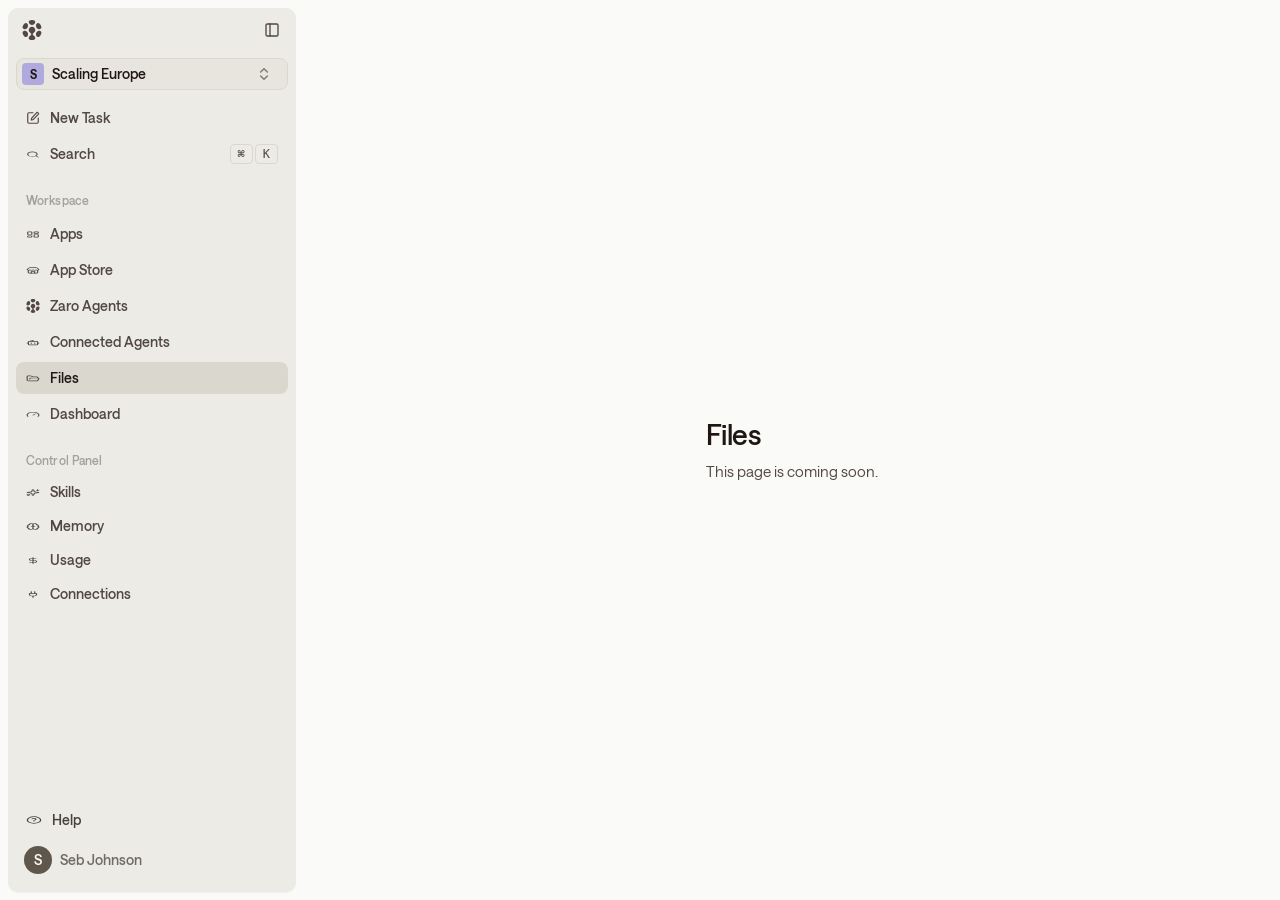
<file: files.html>
<!DOCTYPE html>
<html lang="en" data-branch="test-v2">
  <head>
    <meta charset="UTF-8" />
    <meta name="viewport" content="width=device-width, initial-scale=1.0" />
    <title>Zaro — Scaling Europe</title>
    <script src="scripts/branch-label.js"></script>
    <link rel="preload" href="static/fonts/Saans-Regular.woff2" as="font" type="font/woff2" crossorigin />
    <link rel="preload" href="static/fonts/Saans-Medium.woff2" as="font" type="font/woff2" crossorigin />
    <link rel="stylesheet" href="styles/fonts.css?v=175" />
    <link rel="stylesheet" href="styles/variables.css?v=175" />
    <link rel="stylesheet" href="styles/sidebar.css?v=175" />
    <link rel="stylesheet" href="styles/cards.css?v=175" />
    <link rel="stylesheet" href="styles/chat.css?v=176" />
    <link rel="stylesheet" href="styles/category-panel.css?v=175" />
    <link rel="stylesheet" href="styles/pages.css?v=175" />
    <link rel="stylesheet" href="styles/session.css?v=175" />
    <link rel="stylesheet" href="styles/builder.css?v=175" />
    <link rel="stylesheet" href="styles/agents.css?v=175" />
    <link rel="stylesheet" href="styles/scaling-studio-page.css?v=175" />
    <link rel="stylesheet" href="styles/main.css?v=175" />
    <script defer src="scripts/scaling-demo.js?v=1"></script>
    <script defer src="scripts/demo-modal.js?v=3"></script>
  </head>
  <body>
    <div class="app">
      <aside class="sidebar" aria-label="Main navigation">
        <div class="sidebar__panel">
          <header class="sidebar__header">
            <a class="sidebar__logo" href="index.html" aria-label="Home">
              <img src="assets/sidebar/logo.svg" width="32" height="32" alt="" />
            </a>
            <button class="sidebar__collapse" type="button" aria-label="Collapse sidebar">
              <img src="assets/sidebar/icon-collapse.svg" width="16" height="16" alt="" />
            </button>
          </header>

          <div class="sidebar__workspace">
            <button class="workspace-selector" type="button">
              <span class="workspace-selector__icon">S</span>
              <span class="workspace-selector__label">Scaling Europe</span>
              <span class="workspace-selector__chevron-wrap" aria-hidden="true">
                <img src="assets/sidebar/icon-chevron.svg" width="16" height="16" alt="" />
              </span>
            </button>
          </div>

          <div class="sidebar__scroll">
            <div class="sidebar__nav-group">
              <nav class="nav-block nav-block--primary" aria-label="Primary">
                <a class="nav-row nav-row--new-task" href="index.html?new-task=1">
                  <img class="nav-row__icon" src="assets/sidebar/icon-new-task.svg" width="14" height="14" alt="" />
                  New Task
                </a>
                <button class="nav-row nav-row--search" type="button">
                  <span class="nav-row__start">
                    <img class="nav-row__icon" src="assets/sidebar/icon-search.svg" width="14" height="14" alt="" />
                    Search
                  </span>
                  <span class="nav-row__keys">
                    <kbd class="kbd kbd--cmd">⌘</kbd>
                    <kbd class="kbd kbd--key">K</kbd>
                  </span>
                </button>
              </nav>

              <nav class="nav-block nav-block--workspace" aria-label="Workspace">
                <div class="nav-block__heading">Workspace</div>
                <a class="nav-row" href="apps.html">
                  <img class="nav-row__icon" src="assets/sidebar/icon-apps.svg" width="14" height="14" alt="" />
                  Apps
                </a>
                <a class="nav-row" href="#">
                  <img class="nav-row__icon" src="assets/sidebar/icon-store.svg" width="14" height="14" alt="" />
                  App Store
                </a>
                <a class="nav-row" href="agents.html">
                  <img class="nav-row__icon" src="assets/sidebar/icon-agents.svg" width="14" height="14" alt="" />
                  Zaro Agents
                </a>
                <a class="nav-row" href="#">
                  <img class="nav-row__icon" src="assets/sidebar/icon-robot.svg" width="14" height="14" alt="" />
                  Connected Agents
                </a>
                <a class="nav-row nav-row--active" href="files.html">
                  <img class="nav-row__icon" src="assets/sidebar/icon-files.svg" width="14" height="14" alt="" />
                  Files
                </a>
                <a class="nav-row" href="#">
                  <img class="nav-row__icon" src="assets/sidebar/icon-dashboard.svg" width="14" height="14" alt="" />
                  Dashboard
                </a>
              </nav>

              <nav class="nav-block nav-block--control" aria-label="Control Panel">
                <div class="nav-block__heading">Control Panel</div>
                <a class="nav-row" href="#">
                  <img class="nav-row__icon" src="assets/sidebar/icon-skills.svg" width="14" height="14" alt="" />
                  Skills
                </a>
                <a class="nav-row" href="#">
                  <img class="nav-row__icon" src="assets/sidebar/icon-memory.svg" width="14" height="14" alt="" />
                  Memory
                </a>
                <a class="nav-row" href="#">
                  <img class="nav-row__icon" src="assets/sidebar/icon-cost.svg?v=3" width="14" height="14" alt="" />
                  Usage
                </a>
                <a class="nav-row" href="#">
                  <img class="nav-row__icon" src="assets/sidebar/icon-connections.svg" width="14" height="14" alt="" />
                  Connections
                </a>
              </nav>
            </div>
          </div>

          <footer class="sidebar__footer">
            <button
              class="nav-row nav-row--help"
              id="demo-modal-trigger"
              type="button"
              aria-haspopup="dialog"
              aria-controls="demo-modal"
              aria-expanded="false"
            >
              <img class="nav-row__icon" src="assets/sidebar/icon-help.svg" width="16" height="16" alt="" />
              Help
            </button>
            <button class="user-menu" type="button">
              <span class="user-menu__avatar">
                <span class="user-menu__avatar-inner">S</span>
              </span>
              <span class="user-menu__email">Seb Johnson</span>
            </button>
          </footer>
        </div>
      </aside>

      <main class="main">
        <div class="main__content main__content--page">
          <div class="page-placeholder">
            <h1 class="page-placeholder__title">Files</h1>
            <p class="page-placeholder__subtitle">This page is coming soon.</p>
          </div>
        </div>
      </main>
    </div>

    <div class="demo-modal" id="demo-modal" hidden>
      <button class="demo-modal__backdrop" type="button" aria-label="Close demo controls" tabindex="-1"></button>
      <div
        class="demo-modal__panel demo-menu"
        id="demo-menu"
        role="dialog"
        aria-modal="true"
        aria-labelledby="demo-modal-title"
      >
        <p class="demo-menu__title" id="demo-modal-title">Demo</p>
        <div class="demo-menu__items">
          <label class="demo-toggle">
            <input class="demo-toggle__input" type="checkbox" id="empty-states-demo" />
            <span class="demo-toggle__switch" aria-hidden="true"></span>
            <span class="demo-toggle__label">Empty states</span>
          </label>
          <label class="demo-toggle">
            <input class="demo-toggle__input" type="checkbox" id="scaling-europe-demo" checked />
            <span class="demo-toggle__switch" aria-hidden="true"></span>
            <span class="demo-toggle__label">Scaling Europe demo</span>
          </label>
          <label class="demo-toggle">
            <input class="demo-toggle__input" type="checkbox" id="alt-agent-table-demo" />
            <span class="demo-toggle__switch" aria-hidden="true"></span>
            <span class="demo-toggle__label">Alt agent table design</span>
          </label>
          <label class="demo-toggle">
            <input class="demo-toggle__input" type="checkbox" id="alt-builder-demo" checked />
            <span class="demo-toggle__switch" aria-hidden="true"></span>
            <span class="demo-toggle__label">Alternative builder</span>
          </label>
          <label class="demo-toggle">
            <input class="demo-toggle__input" type="checkbox" id="auto-type-demo" />
            <span class="demo-toggle__switch" aria-hidden="true"></span>
            <span class="demo-toggle__label">Auto type</span>
          </label>
          <label class="demo-menu__field">
            <span class="demo-menu__field-label">Auto type script</span>
            <textarea
              class="demo-menu__textarea"
              id="auto-type-text"
              rows="3"
              placeholder="Paste demo message…"
              spellcheck="false"
            >Build me a social media content engine: agents to pull tech news, post to LinkedIn, and analyze performance — plus an app to manage it all.</textarea>
          </label>
          <button class="demo-menu__btn" type="button" id="replay-intro-demo">
            Replay card intro
          </button>
        </div>
      </div>
    </div>

  </body>
</html>
</file>
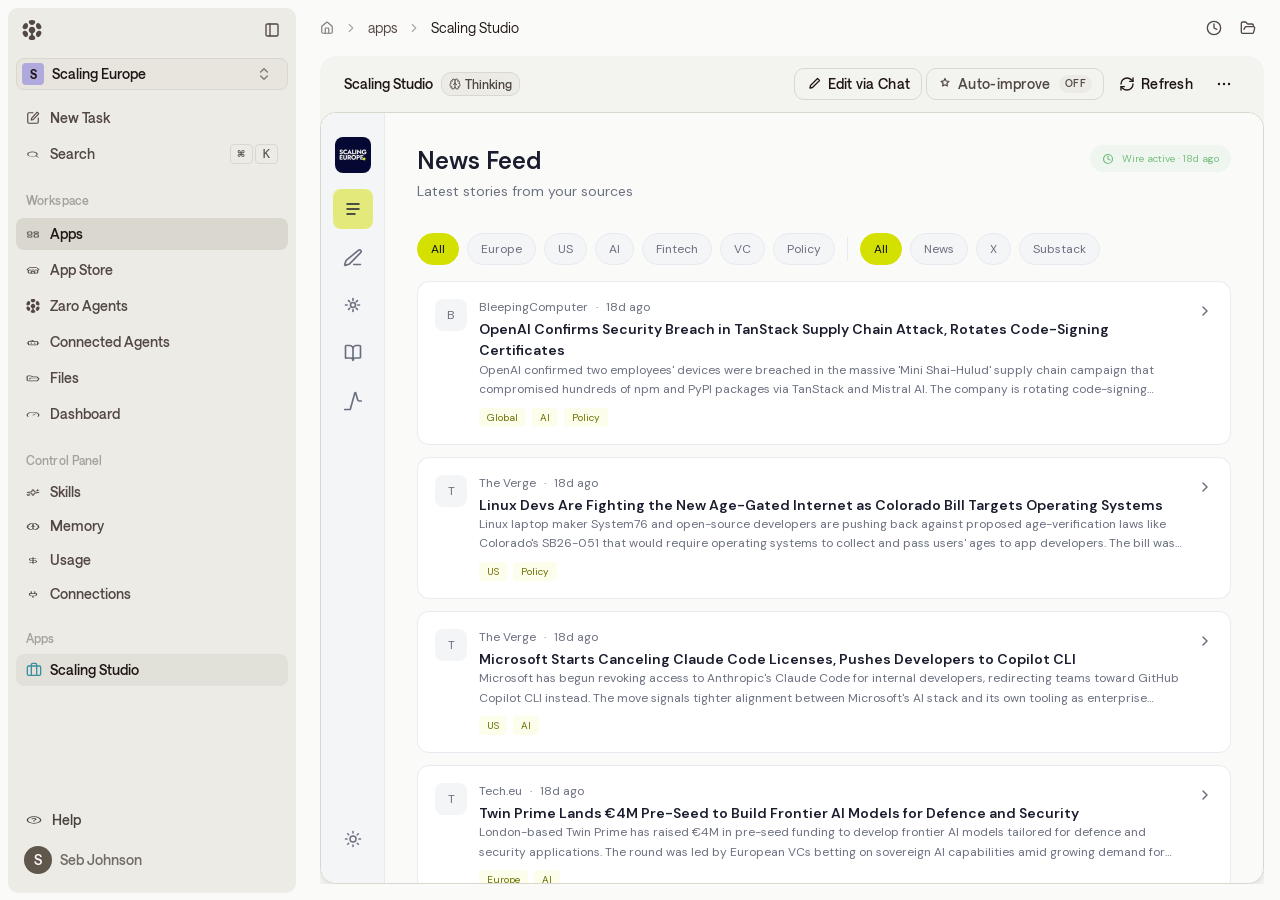
<file: scaling-studio.html>
<!DOCTYPE html>
<html lang="en" data-branch="test-v2">
  <head>
    <meta charset="UTF-8" />
    <meta name="viewport" content="width=device-width, initial-scale=1.0" />
    <title>Zaro — Scaling Studio</title>
    <script src="scripts/branch-label.js"></script>
    <link rel="preload" href="static/fonts/Saans-Regular.woff2" as="font" type="font/woff2" crossorigin />
    <link rel="preload" href="static/fonts/Saans-Medium.woff2" as="font" type="font/woff2" crossorigin />
    <link rel="stylesheet" href="styles/fonts.css?v=175" />
    <link rel="stylesheet" href="styles/variables.css?v=175" />
    <link rel="stylesheet" href="styles/sidebar.css?v=175" />
    <link rel="stylesheet" href="styles/cards.css?v=175" />
    <link rel="stylesheet" href="styles/chat.css?v=176" />
    <link rel="stylesheet" href="styles/category-panel.css?v=175" />
    <link rel="stylesheet" href="styles/pages.css?v=175" />
    <link rel="stylesheet" href="styles/session.css?v=175" />
    <link rel="stylesheet" href="styles/builder.css?v=175" />
    <link rel="stylesheet" href="styles/agents.css?v=175" />
    <link rel="stylesheet" href="styles/scaling-studio-page.css?v=175" />
    <link rel="stylesheet" href="styles/main.css?v=175" />
    <script defer src="scripts/scaling-demo.js?v=1"></script>
    <script defer src="scripts/demo-modal.js?v=3"></script>
    <script defer src="scripts/page-nav.js?v=2"></script>
    <script defer src="scripts/apps-nav.js?v=1"></script>
    <script defer src="scripts/scaling-studio-page.js?v=1"></script>
  </head>
  <body>
    <div class="app">
      <aside class="sidebar" aria-label="Main navigation">
        <div class="sidebar__panel">
          <header class="sidebar__header">
            <a class="sidebar__logo" href="index.html" aria-label="Home">
              <img src="assets/sidebar/logo.svg" width="32" height="32" alt="" />
            </a>
            <button class="sidebar__collapse" type="button" aria-label="Collapse sidebar">
              <img src="assets/sidebar/icon-collapse.svg" width="16" height="16" alt="" />
            </button>
          </header>

          <div class="sidebar__workspace">
            <button class="workspace-selector" type="button">
              <span class="workspace-selector__icon">S</span>
              <span class="workspace-selector__label">Scaling Europe</span>
              <span class="workspace-selector__chevron-wrap" aria-hidden="true">
                <img src="assets/sidebar/icon-chevron.svg" width="16" height="16" alt="" />
              </span>
            </button>
          </div>

          <div class="sidebar__scroll">
            <div class="sidebar__nav-group">
              <nav class="nav-block nav-block--primary" aria-label="Primary">
                <a class="nav-row nav-row--new-task" href="index.html?new-task=1">
                  <img class="nav-row__icon" src="assets/sidebar/icon-new-task.svg" width="14" height="14" alt="" />
                  New Task
                </a>
                <button class="nav-row nav-row--search" type="button">
                  <span class="nav-row__start">
                    <img class="nav-row__icon" src="assets/sidebar/icon-search.svg" width="14" height="14" alt="" />
                    Search
                  </span>
                  <span class="nav-row__keys">
                    <kbd class="kbd kbd--cmd">⌘</kbd>
                    <kbd class="kbd kbd--key">K</kbd>
                  </span>
                </button>
              </nav>

              <nav class="nav-block nav-block--workspace" aria-label="Workspace">
                <div class="nav-block__heading">Workspace</div>
                <a class="nav-row nav-row--active" href="apps.html">
                  <img class="nav-row__icon" src="assets/sidebar/icon-apps.svg" width="14" height="14" alt="" />
                  Apps
                </a>
                <a class="nav-row" href="#">
                  <img class="nav-row__icon" src="assets/sidebar/icon-store.svg" width="14" height="14" alt="" />
                  App Store
                </a>
                <a class="nav-row" href="agents.html">
                  <img class="nav-row__icon" src="assets/sidebar/icon-agents.svg" width="14" height="14" alt="" />
                  Zaro Agents
                </a>
                <a class="nav-row" href="#">
                  <img class="nav-row__icon" src="assets/sidebar/icon-robot.svg" width="14" height="14" alt="" />
                  Connected Agents
                </a>
                <a class="nav-row" href="files.html">
                  <img class="nav-row__icon" src="assets/sidebar/icon-files.svg" width="14" height="14" alt="" />
                  Files
                </a>
                <a class="nav-row" href="#">
                  <img class="nav-row__icon" src="assets/sidebar/icon-dashboard.svg" width="14" height="14" alt="" />
                  Dashboard
                </a>
              </nav>

              <nav class="nav-block nav-block--control" aria-label="Control Panel">
                <div class="nav-block__heading">Control Panel</div>
                <a class="nav-row" href="#">
                  <img class="nav-row__icon" src="assets/sidebar/icon-skills.svg" width="14" height="14" alt="" />
                  Skills
                </a>
                <a class="nav-row" href="#">
                  <img class="nav-row__icon" src="assets/sidebar/icon-memory.svg" width="14" height="14" alt="" />
                  Memory
                </a>
                <a class="nav-row" href="#">
                  <img class="nav-row__icon" src="assets/sidebar/icon-cost.svg?v=3" width="14" height="14" alt="" />
                  Usage
                </a>
                <a class="nav-row" href="#">
                  <img class="nav-row__icon" src="assets/sidebar/icon-connections.svg" width="14" height="14" alt="" />
                  Connections
                </a>
              </nav>
            </div>

            <div class="nav-block nav-block--apps" id="sidebar-apps-section" hidden>
              <div class="nav-block__heading">Apps</div>
              <div class="sidebar-apps-list">
                <button
                  type="button"
                  class="sidebar-app-row sidebar-app-row--active"
                  data-app-slug="scaling-studio"
                  aria-current="page"
                >
                  <img
                    class="sidebar-app-row__icon"
                    src="assets/sidebar/icon-briefcase.svg"
                    width="16"
                    height="16"
                    alt=""
                  />
                  <span class="sidebar-app-row__label">Scaling Studio</span>
                </button>
              </div>
            </div>
          </div>

          <footer class="sidebar__footer">
            <button
              class="nav-row nav-row--help"
              id="demo-modal-trigger"
              type="button"
              aria-haspopup="dialog"
              aria-controls="demo-modal"
              aria-expanded="false"
            >
              <img class="nav-row__icon" src="assets/sidebar/icon-help.svg" width="16" height="16" alt="" />
              Help
            </button>
            <button class="user-menu" type="button">
              <span class="user-menu__avatar">
                <span class="user-menu__avatar-inner">S</span>
              </span>
              <span class="user-menu__email">Seb Johnson</span>
            </button>
          </footer>
        </div>
      </aside>

      <main class="main">
        <div class="main__content scaling-studio-page scaling-studio-page--intro">
        <header class="scaling-studio-page__topbar agents-page__topbar">
          <nav class="agents-breadcrumb" aria-label="Breadcrumb">
            <a class="agents-breadcrumb__home" href="index.html" aria-label="Home">
              <img src="assets/agents/icon-breadcrumb-home.svg" width="14" height="14" alt="" />
            </a>
            <span class="agents-breadcrumb__sep" aria-hidden="true">
              <img src="assets/agents/icon-breadcrumb-chevron.svg" width="14" height="14" alt="" />
            </span>
            <a class="scaling-studio-breadcrumb__link" href="apps.html">apps</a>
            <span class="agents-breadcrumb__sep" aria-hidden="true">
              <img src="assets/agents/icon-breadcrumb-chevron.svg" width="14" height="14" alt="" />
            </span>
            <span class="scaling-studio-breadcrumb__current">Scaling Studio</span>
          </nav>
          <div class="agents-topbar__actions">
            <button class="agents-icon-btn" type="button" aria-label="Show activity">
              <img src="assets/agents/icon-activity.svg" width="16" height="16" alt="" />
            </button>
            <button class="agents-icon-btn" type="button" aria-label="Show files">
              <img src="assets/agents/icon-files-panel.svg" width="16" height="16" alt="" />
            </button>
          </div>
        </header>

        <div class="scaling-studio-page__body">
          <div class="scaling-studio-page__app" aria-label="Scaling Studio">
            <header class="scaling-studio-page__toolbar">
              <div class="scaling-studio-page__toolbar-start">
                <h1 class="scaling-studio-page__title">Scaling Studio</h1>
                <span class="scaling-studio-page__badge">
                  <img src="assets/scaling-studio/icon-thinking.svg" width="12" height="12" alt="" />
                  Thinking
                </span>
              </div>
              <div class="scaling-studio-page__toolbar-actions">
                <button class="scaling-studio-page__btn" type="button">
                  <img src="assets/scaling-studio/icon-edit-chat.svg" width="16" height="16" alt="" />
                  Edit via Chat
                </button>
                <div class="scaling-studio-page__toggle">
                  <img src="assets/scaling-studio/icon-auto-improve.svg" width="14" height="14" alt="" />
                  Auto-improve
                  <span class="scaling-studio-page__toggle-pill">Off</span>
                </div>
                <button class="scaling-studio-page__btn scaling-studio-page__btn--ghost" type="button">
                  <img src="assets/agents/icon-refresh.svg" width="16" height="16" alt="" />
                  Refresh
                </button>
                <button class="scaling-studio-page__btn scaling-studio-page__btn--ghost scaling-studio-page__btn--icon" type="button" aria-label="More actions">
                  <img src="assets/scaling-studio/icon-more.svg" width="16" height="16" alt="" />
                </button>
              </div>
            </header>

            <div class="scaling-studio-page__frame-shell">
              <iframe
                class="scaling-studio-page__frame"
                src="scaling-studio/app.html?v=8"
                title="Scaling Studio application"
                loading="eager"
              ></iframe>
            </div>
          </div>
        </div>
        </div>
      </main>
    </div>

    <div class="demo-modal" id="demo-modal" hidden>
      <button class="demo-modal__backdrop" type="button" aria-label="Close demo controls" tabindex="-1"></button>
      <div
        class="demo-modal__panel demo-menu"
        id="demo-menu"
        role="dialog"
        aria-modal="true"
        aria-labelledby="demo-modal-title"
      >
        <p class="demo-menu__title" id="demo-modal-title">Demo</p>
        <div class="demo-menu__items">
          <label class="demo-toggle">
            <input class="demo-toggle__input" type="checkbox" id="scaling-europe-demo" checked />
            <span class="demo-toggle__switch" aria-hidden="true"></span>
            <span class="demo-toggle__label">Scaling Europe demo</span>
          </label>
        </div>
      </div>
    </div>

  </body>
</html>
</file>
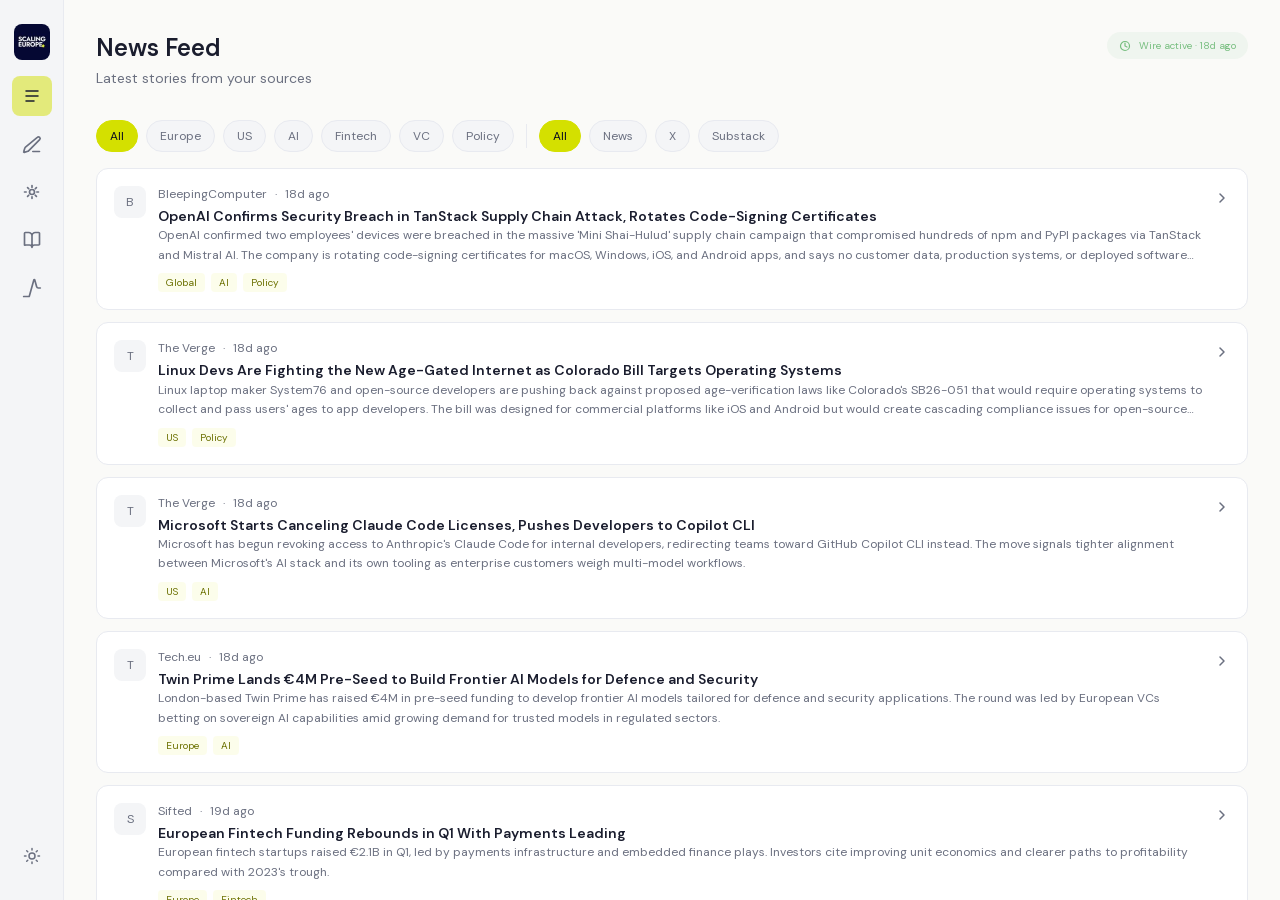
<file: scaling-studio/app.html>
<!DOCTYPE html>
<html lang="en">
  <head>
    <meta charset="UTF-8" />
    <meta name="viewport" content="width=device-width, initial-scale=1.0" />
    <title>Scaling Studio — News Feed</title>
    <link rel="stylesheet" href="fonts.css?v=1" />
    <link rel="stylesheet" href="app.css?v=8" />
  </head>
  <body>
    <div class="ss-app">
      <aside class="ss-sidebar" aria-label="Scaling Studio navigation">
        <div class="ss-sidebar__logo">
          <img src="../assets/scaling-studio/se-logo.png" width="36" height="36" alt="Scaling Europe" />
        </div>
        <nav class="ss-sidebar__nav">
          <button class="ss-sidebar__btn ss-sidebar__btn--active" type="button" data-view="feed" aria-label="News Feed">
            <svg viewBox="0 0 20 20" fill="none" aria-hidden="true">
              <path d="M4 5h12M4 10h12M4 15h8" stroke="currentColor" stroke-width="1.5" stroke-linecap="round"/>
            </svg>
          </button>
          <button class="ss-sidebar__btn" type="button" data-view="compose" aria-label="Compose">
            <svg viewBox="0 0 20 20" fill="none" aria-hidden="true">
              <path d="M10.833 17.5H17.5" stroke="currentColor" stroke-width="1.67" stroke-linecap="round" stroke-linejoin="round"/>
              <path d="M17.645 5.676a1.667 1.667 0 0 0-2.357-2.357L3.202 13.478a1.667 1.667 0 0 0-.417.692l-1.1 3.627a.417.417 0 0 0 .532.532l3.627-1.1a1.667 1.667 0 0 0 .692-.417L17.645 5.676z" stroke="currentColor" stroke-width="1.67" stroke-linecap="round" stroke-linejoin="round"/>
            </svg>
          </button>
          <button class="ss-sidebar__btn" type="button" data-view="settings" aria-label="Settings">
            <svg viewBox="0 0 20 20" fill="none" aria-hidden="true">
              <circle cx="10" cy="10" r="2.5" stroke="currentColor" stroke-width="1.67"/>
              <path d="M10 3.5v1.67M10 14.83V16.5M16.5 10h-1.67M4.17 10H2.5M14.43 5.57l-1.18 1.18M6.75 13.25l-1.18 1.18M14.43 14.43l-1.18-1.18M6.75 6.75 5.57 5.57" stroke="currentColor" stroke-width="1.67" stroke-linecap="round"/>
            </svg>
          </button>
          <button class="ss-sidebar__btn" type="button" data-view="library" aria-label="Library">
            <svg viewBox="0 0 20 20" fill="none" aria-hidden="true">
              <path d="M10 5.833V17.5M2.5 15V3.333A.833.833 0 0 1 3.333 2.5H6.667A3.333 3.333 0 0 1 10 5.833a3.333 3.333 0 0 1 3.333-3.333h3.334a.833.833 0 0 1 .833.833V14.167a.833.833 0 0 1-.833.833H12.5a2.5 2.5 0 0 0-2.5 2.5 2.5 2.5 0 0 0-2.5-2.5H3.333A.833.833 0 0 1 2.5 15z" stroke="currentColor" stroke-width="1.67" stroke-linecap="round" stroke-linejoin="round"/>
            </svg>
          </button>
          <button class="ss-sidebar__btn" type="button" data-view="analytics" aria-label="Analytics">
            <svg viewBox="0 0 20 20" fill="none" aria-hidden="true">
              <path d="M18.334 10H16.267a1.667 1.667 0 0 1-1.608-1.217L12.7 1.817a.417.417 0 0 0-.8 0L7.3 18.184a.417.417 0 0 1-.4.3H1.667" stroke="currentColor" stroke-width="1.67" stroke-linecap="round" stroke-linejoin="round"/>
            </svg>
          </button>
        </nav>
        <div class="ss-sidebar__spacer"></div>
        <button class="ss-sidebar__btn ss-sidebar__btn--theme" type="button" aria-label="Theme">
          <svg viewBox="0 0 24 24" fill="none" aria-hidden="true">
            <circle cx="12" cy="12" r="4" stroke="currentColor" stroke-width="2" stroke-linecap="round" stroke-linejoin="round"/>
            <path d="M12 2v2M12 20v2M4.93 4.93l1.41 1.41M17.66 17.66l1.41 1.41M2 12h2M20 12h2M6.34 17.66l-1.41 1.41M19.07 4.93l-1.41 1.41" stroke="currentColor" stroke-width="2" stroke-linecap="round" stroke-linejoin="round"/>
          </svg>
        </button>
      </aside>

      <main class="ss-main">
        <div class="ss-view ss-view--active" data-view="feed">
          <div class="ss-main__inner">
            <header class="ss-header">
              <div>
                <h1 class="ss-header__title">News Feed</h1>
                <p class="ss-header__subtitle">Latest stories from your sources</p>
              </div>
              <div class="ss-status">
                <svg viewBox="0 0 12 12" fill="none" aria-hidden="true">
                  <circle cx="6" cy="6" r="4.5" stroke="currentColor" stroke-width="1.2"/>
                  <path d="M6 3v3l2 1" stroke="currentColor" stroke-width="1.2" stroke-linecap="round"/>
                </svg>
                Wire active · 18d ago
              </div>
            </header>

            <div class="ss-filters" role="toolbar" aria-label="Filter stories">
              <button class="ss-filter ss-filter--active" type="button" data-group="topic" data-value="all">All</button>
              <button class="ss-filter" type="button" data-group="topic" data-value="europe">Europe</button>
              <button class="ss-filter" type="button" data-group="topic" data-value="us">US</button>
              <button class="ss-filter" type="button" data-group="topic" data-value="ai">AI</button>
              <button class="ss-filter" type="button" data-group="topic" data-value="fintech">Fintech</button>
              <button class="ss-filter" type="button" data-group="topic" data-value="vc">VC</button>
              <button class="ss-filter" type="button" data-group="topic" data-value="policy">Policy</button>
              <span class="ss-filter-divider" aria-hidden="true"></span>
              <button class="ss-filter ss-filter--active" type="button" data-group="channel" data-value="all">All</button>
              <button class="ss-filter" type="button" data-group="channel" data-value="news">News</button>
              <button class="ss-filter" type="button" data-group="channel" data-value="x">X</button>
              <button class="ss-filter" type="button" data-group="channel" data-value="substack">Substack</button>
            </div>

            <div class="ss-feed" id="ss-feed"></div>
            <p class="ss-empty" id="ss-empty" hidden>No stories match these filters.</p>
          </div>
        </div>

        <div class="ss-view" data-view="compose">
          <div class="ss-placeholder">
            <h2>Compose</h2>
            <p>Draft LinkedIn posts from your tone library.</p>
          </div>
        </div>

        <div class="ss-view" data-view="analytics">
          <div class="ss-placeholder">
            <h2>Analytics</h2>
            <p>Performance insights from The Editor agent.</p>
          </div>
        </div>

        <div class="ss-view" data-view="library">
          <div class="ss-placeholder">
            <h2>Library</h2>
            <p>Saved stories and reference material.</p>
          </div>
        </div>

        <div class="ss-view" data-view="settings">
          <div class="ss-placeholder">
            <h2>Settings</h2>
            <p>Configure sources, tags, and publishing rules.</p>
          </div>
        </div>
      </main>
    </div>

    <script src="app.js?v=1"></script>
  </body>
</html>
</file>
<file: styles/fonts.css>
@font-face {
  font-family: "Saans";
  src: url("../static/fonts/Saans-Regular.woff2") format("woff2");
  font-weight: 400;
  font-style: normal;
  font-display: swap;
}

@font-face {
  font-family: "Saans";
  src: url("../static/fonts/Saans-Medium.woff2") format("woff2");
  font-weight: 500;
  font-style: normal;
  font-display: swap;
}

@font-face {
  font-family: "Saans";
  src: url("../static/fonts/Saans-SemiBold.woff2") format("woff2");
  font-weight: 600;
  font-style: normal;
  font-display: swap;
}

@font-face {
  font-family: "Saans";
  src: url("../static/fonts/Saans-Bold.woff2") format("woff2");
  font-weight: 700;
  font-style: normal;
  font-display: swap;
}
</file>
<file: styles/variables.css>
:root {
  --nexus-brown: #201613;
  --nexus-mid-brown: #524742;
  --nexus-off-white: #fafaf8;
  --nexus-lilac: #b0a9de;
  --cloud-50: #fafaf8;
  --cloud-100: #ecebe5;
  --cloud-200: #dad8ce;
  --cloud-300: #c2bfaf;
  --cloud-400: #aaa38d;
  --cloud-500: #988f77;
  --cloud-600: #8b806b;
  --cloud-800: #60574c;
  --umber-100: #e4dfd9;
  --umber-400: #8f827a;
  --umber-500: #736761;
  --lilac-100: #efeef9;
  --lilac-300: #cbc8ea;
  --lilac-500: #9284ce;
  --lilac-tab-active: #bdb4f8;
  --lilac-900: #45248e;
  --agent-success: #3a9e48;
  --agent-app-purple: #7b6fbf;
  --orange-100: #ffead4;
  --orange-300: #ffb070;
  --orange-500: #ff6a1a;
  --blue-100: #dbf0f2;
  --blue-300: #8bcbd5;
  --blue-500: #3990a1;
  --green-50: #f3faf3;
  --green-100: #e4f4e5;
  --green-200: #cae8cd;
  --green-300: #a0d5a6;
  --green-500: #4a9d54;
  --green-accent: #77be7f;
  --yellow-200: #ffdf88;
  --yellow-300: #ffc84a;
  --yellow-500: #f98e07;
  --sidebar-width: 304px;
  --font-sans: "Saans", system-ui, -apple-system, sans-serif;
  /* Pixel grid when de-emphasised — blur only; canvas already draws at low alpha */
  --pattern-dim-blur: 8px;
  --pattern-dim-opacity: 1;
  --pattern-dim-duration: 0.75s;
  --intro-spiral-duration: 0.5s;
  --intro-spiral-ease: cubic-bezier(0.22, 1, 0.36, 1);
  --panel-morph-open-duration: 0.52s;
  --panel-morph-close-duration: 0.37s;
  /* Figma 6280:32839 — blur layers at 5%; edge layer helps on cloud-50 */
  --shadow-surface:
    0 1px 2px rgba(32, 22, 19, 0.06),
    0 20px 12.5px rgba(32, 22, 19, 0.05),
    0 8px 5px rgba(32, 22, 19, 0.05);
  --shadow-surface-expanded: var(--shadow-surface);
  /* Same layers as --shadow-surface; each alpha × 0.5 */
  --shadow-surface-empty:
    0 1px 2px rgba(32, 22, 19, 0.03),
    0 20px 12.5px rgba(32, 22, 19, 0.025),
    0 8px 5px rgba(32, 22, 19, 0.025);
  --shadow-surface-hover: 0 16px 28px -6px rgba(32, 22, 19, 0.08);
  --overlay-nexus-5: rgba(32, 22, 19, 0.05);
  --overlay-disabled: rgba(32, 22, 19, 0.1);
  --shadow-card: var(--shadow-surface);
  --shadow-sidebar: 0 1px 1px rgba(50, 23, 23, 0.05);
}
</file>
<file: styles/sidebar.css>
/* Sidebar — Figma node 6270:110294 */

.sidebar {
  position: relative;
  z-index: 10;
  width: var(--sidebar-width);
  flex-shrink: 0;
  padding: 8px;
  display: flex;
  background: var(--cloud-50);
  height: 100vh;
  height: 100dvh;
}

.sidebar__panel {
  flex: 1;
  display: flex;
  flex-direction: column;
  min-height: 0;
  min-width: 0;
  width: 100%;
  background: var(--cloud-100);
  border-radius: 10px;
  box-shadow: var(--shadow-sidebar);
  overflow: visible;
}

/* Header */
.sidebar__header {
  display: flex;
  align-items: flex-start;
  justify-content: space-between;
  padding: 6px 8px;
  flex-shrink: 0;
}

.sidebar__logo {
  width: 32px;
  height: 32px;
  flex-shrink: 0;
  display: block;
  border-radius: 10px;
}

.sidebar__logo:hover {
  opacity: 0.8;
}

.sidebar__logo img {
  display: block;
  width: 32px;
  height: 32px;
}

.sidebar__collapse {
  width: 32px;
  height: 32px;
  border-radius: 10px;
  display: grid;
  place-items: center;
  flex-shrink: 0;
}

.sidebar__collapse img {
  width: 16px;
  height: 16px;
  display: block;
}

.sidebar__collapse:hover {
  background: rgba(218, 216, 206, 0.45);
}

/* Workspace selector */
.sidebar__workspace {
  padding: 6px 8px;
  flex-shrink: 0;
}

.workspace-selector {
  display: flex;
  align-items: center;
  gap: 8px;
  width: 100%;
  height: 32px;
  padding: 1px 13px 1px 5px;
  border-radius: 8px;
  border: 1px solid var(--cloud-200);
  background: rgba(218, 216, 206, 0.3);
}

.workspace-selector__icon {
  width: 22px;
  height: 22px;
  border-radius: 4px;
  background: var(--nexus-lilac);
  display: grid;
  place-items: center;
  font-size: 12px;
  font-weight: 600;
  line-height: 16px;
  color: var(--nexus-brown);
  flex-shrink: 0;
}

.workspace-selector__label {
  flex: 1;
  min-width: 0;
  font-size: 14px;
  font-weight: 500;
  line-height: 20px;
  text-align: left;
  overflow: hidden;
  text-overflow: ellipsis;
  white-space: nowrap;
  color: var(--nexus-brown);
}

.workspace-selector__chevron-wrap {
  width: 20px;
  height: 20px;
  display: grid;
  place-items: center;
  flex-shrink: 0;
  border-radius: 8px;
  padding: 2px 0;
}

.workspace-selector__chevron-wrap img {
  width: 16px;
  height: 16px;
  display: block;
}

/* Scroll body */
.sidebar__scroll {
  flex: 1;
  min-height: 0;
  overflow-x: hidden;
  overflow-y: auto;
  padding: 6px 0;
  display: flex;
  flex-direction: column;
  gap: 16px;
  scrollbar-width: thin;
  scrollbar-color: var(--cloud-300) transparent;
}

.sidebar__scroll::-webkit-scrollbar {
  width: 6px;
}

.sidebar__scroll::-webkit-scrollbar-thumb {
  background: var(--cloud-300);
  border-radius: 3px;
}

/* Grouped nav sections (16px gap between primary / workspace / control) */
.sidebar__nav-group {
  padding: 0 8px;
  display: flex;
  flex-direction: column;
  gap: 16px;
  flex-shrink: 0;
}

.nav-block {
  display: flex;
  flex-direction: column;
}

.nav-block--primary {
  gap: 4px;
}

.nav-block--workspace {
  gap: 4px;
}

.nav-block--control {
  gap: 2px;
}

.nav-block--sessions {
  flex: 1;
  min-height: 0;
  padding: 0 8px;
  display: flex;
  flex-direction: column;
}

.nav-block__heading {
  display: flex;
  align-items: center;
  justify-content: space-between;
  padding: 6px 10px;
  font-size: 12px;
  font-weight: 500;
  line-height: 16px;
  letter-spacing: 0.12px;
  color: rgba(32, 22, 19, 0.35);
}

.nav-block--sessions .nav-block__heading {
  padding: 4px 10px;
}

.nav-block__add {
  width: 20px;
  height: 20px;
  border-radius: 8px;
  display: grid;
  place-items: center;
  flex-shrink: 0;
  padding: 2px 0;
}

.nav-block__add img {
  width: 16px;
  height: 16px;
  display: block;
}

.nav-block__add:hover {
  background: rgba(218, 216, 206, 0.45);
}

/* Nav rows */
.nav-row {
  display: flex;
  align-items: center;
  gap: 10px;
  width: 100%;
  min-height: 32px;
  padding: 6px 10px;
  border-radius: 8px;
  font-size: 14px;
  font-weight: 500;
  line-height: 20px;
  color: var(--nexus-mid-brown);
  text-align: left;
  text-decoration: none;
}

.nav-row:hover {
  background: rgba(218, 216, 206, 0.35);
}

.nav-row--active {
  background: var(--cloud-200);
  color: var(--nexus-brown);
}

.nav-row--active:hover {
  background: var(--cloud-200);
}

.nav-row--search {
  justify-content: space-between;
  gap: 0;
}

.nav-row__start {
  display: flex;
  align-items: center;
  gap: 10px;
  min-width: 0;
}

.nav-row__icon {
  width: 14px;
  height: 14px;
  flex-shrink: 0;
  display: block;
  object-fit: contain;
}

.nav-row__keys {
  display: flex;
  align-items: center;
  gap: 2px;
  flex-shrink: 0;
}

.kbd {
  display: inline-flex;
  align-items: center;
  justify-content: center;
  min-width: 20px;
  height: 20px;
  padding: 1px 7px;
  border-radius: 4px;
  border: 1px solid var(--cloud-200);
  background: var(--cloud-100);
  font-size: 12px;
  line-height: 16px;
  color: var(--nexus-mid-brown);
}

.kbd--cmd {
  font-weight: 700;
}

.kbd--key {
  font-weight: 500;
}

/* Sessions */
.sessions-list {
  display: flex;
  flex-direction: column;
  gap: 4px;
  padding: 4px 0;
  flex: 1;
  min-height: 0;
}

.session-row {
  position: relative;
  display: flex;
  align-items: center;
  justify-content: center;
  min-height: 32px;
  padding: 6px 10px;
  border-radius: 8px;
  cursor: pointer;
}

.session-row:hover {
  background: rgba(218, 216, 206, 0.35);
}

.session-row--active {
  background: rgba(218, 216, 206, 0.5);
}

.session-row--active .session-row__label {
  color: var(--nexus-brown);
  font-weight: 500;
}

@keyframes session-row-fade-in {
  from {
    opacity: 0;
  }

  to {
    opacity: 1;
  }
}

.session-row--enter {
  opacity: 0;
  animation: session-row-fade-in 300ms var(--intro-spiral-ease) forwards;
}

.session-row__label {
  flex: 1;
  min-width: 0;
  font-size: 14px;
  font-weight: 400;
  line-height: 20px;
  color: rgba(32, 22, 19, 0.7);
  word-break: break-word;
}

.session-row__menu {
  position: absolute;
  right: 4px;
  top: 50%;
  transform: translateY(-50%);
  width: 22px;
  height: 22px;
  display: grid;
  place-items: center;
  border-radius: 6px;
  opacity: 0;
  padding: 4px;
  transition: opacity 0.15s ease;
}

.session-row__menu img {
  width: 14px;
  height: 14px;
  display: block;
}

.session-row:hover .session-row__menu,
.session-row__menu:focus-visible {
  opacity: 1;
}

.session-row__menu:hover {
  background: rgba(218, 216, 206, 0.5);
}

/* Sidebar app list (Apps page) */
.nav-block--apps {
  flex: 1;
  min-height: 0;
  padding: 0 8px;
  display: flex;
  flex-direction: column;
}

.nav-block--apps .nav-block__heading {
  padding: 4px 10px;
}

.sidebar-apps-list {
  display: flex;
  flex-direction: column;
  gap: 4px;
  padding: 4px 0;
}

.sidebar-app-row {
  display: flex;
  align-items: center;
  gap: 8px;
  width: 100%;
  min-height: 32px;
  padding: 6px 10px;
  border-radius: 8px;
  font-size: 14px;
  font-weight: 400;
  line-height: 20px;
  color: rgba(32, 22, 19, 0.7);
  text-align: left;
  cursor: pointer;
}

.sidebar-app-row:hover {
  background: rgba(218, 216, 206, 0.35);
}

.sidebar-app-row--active {
  background: rgba(218, 216, 206, 0.5);
  color: var(--nexus-brown);
  font-weight: 500;
}

.sidebar-app-row--active:hover {
  background: rgba(218, 216, 206, 0.5);
}

.sidebar-app-row__icon {
  width: 16px;
  height: 16px;
  flex-shrink: 0;
  display: block;
}

.sidebar-app-row__label {
  flex: 1;
  min-width: 0;
  overflow: hidden;
  text-overflow: ellipsis;
  white-space: nowrap;
}

/* Footer */
.sidebar__footer {
  flex-shrink: 0;
  padding: 8px 8px 12px;
  display: flex;
  flex-direction: column;
  gap: 4px;
  position: relative;
  z-index: 2;
}

.nav-row--help {
  color: rgba(32, 22, 19, 0.8);
}

.nav-row--help .nav-row__icon {
  width: 16px;
  height: 16px;
}

.user-menu {
  display: flex;
  align-items: center;
  gap: 8px;
  width: 100%;
  padding: 6px 8px;
  border-radius: 10px;
  text-align: left;
}

.user-menu:hover {
  background: rgba(218, 216, 206, 0.35);
}

.user-menu__avatar {
  width: 28px;
  height: 28px;
  flex-shrink: 0;
  padding: 2.33px;
  border-radius: 50%;
  background: var(--cloud-800);
  display: grid;
  place-items: center;
  box-sizing: border-box;
}

.user-menu__avatar-inner {
  width: 100%;
  height: 100%;
  border-radius: 50%;
  display: grid;
  place-items: center;
  font-size: 14px;
  font-weight: 500;
  line-height: 18.67px;
  color: var(--nexus-off-white);
}

.user-menu__email {
  flex: 1;
  min-width: 0;
  font-size: 14px;
  font-weight: 500;
  line-height: 17.5px;
  color: rgba(32, 22, 19, 0.6);
  overflow: hidden;
  text-overflow: ellipsis;
  white-space: nowrap;
}
</file>
<file: styles/cards.css>
/* App Category Card — Figma 6271:145787; layout 6271:134273 */

.cards-orbit {
  position: relative;
  /* Square orbit so expanded ring reads as a circle, not an ellipse */
  --orbit-size: min(746.5px, 90vw, 75vh);
  --card-width: 128px;
  --card-height: 179px;
  /* Card centers on a circle — equal 45° spacing from top (-90°) */
  --orbit-radius: calc((var(--orbit-size) - var(--card-width)) / 2);
  width: var(--orbit-size);
  height: var(--orbit-size);
  overflow: visible;
}

.cards-orbit .category-card {
  position: absolute;
}

/* Tooltip for mini ring cards while a category is open */
.category-card-tooltip {
  position: fixed;
  z-index: 30;
  padding: 6px 10px;
  border-radius: 8px;
  background: var(--nexus-brown);
  color: var(--nexus-off-white);
  font-family: var(--font-sans);
  font-size: 12px;
  font-weight: 500;
  line-height: 1.25;
  white-space: nowrap;
  pointer-events: none;
  opacity: 0;
  transform: translate(-50%, calc(-100% - 10px)) scale(0.96);
  transition:
    opacity 0.15s ease,
    transform 0.15s ease;
  box-shadow:
    0 1px 2px rgba(32, 22, 19, 0.12),
    0 6px 16px rgba(32, 22, 19, 0.14);
}

.category-card-tooltip.is-visible {
  opacity: 1;
  transform: translate(-50%, calc(-100% - 10px)) scale(1);
}

.category-card-tooltip::after {
  content: "";
  position: absolute;
  left: 50%;
  bottom: -4px;
  width: 8px;
  height: 8px;
  background: var(--nexus-brown);
  transform: translateX(-50%) rotate(45deg);
}

@keyframes category-card-spiral-in {
  from {
    opacity: 0;
    transform: translate(var(--spiral-x, 0), var(--spiral-y, 0)) scale(0.34);
    filter: blur(12px);
  }

  to {
    opacity: 1;
    transform: translate(0, 0) scale(1);
    filter: blur(0);
  }
}

/* Hidden until intro vars are set; chat stays usable */
.cards-orbit--intro-pending .category-card {
  opacity: 0;
  pointer-events: none;
}

.cards-orbit--intro .category-card {
  pointer-events: none;
  transition: none;
  animation: category-card-spiral-in 0.5s cubic-bezier(0.22, 1, 0.36, 1) both;
  animation-delay: var(--spiral-delay, 0ms);
}

.category-card {
  --card-lift-ease: cubic-bezier(0.22, 1, 0.36, 1);
  --card-shadow-ease: cubic-bezier(0.16, 1, 0.3, 1);
  width: 128px;
  background: #fff;
  border-radius: 12px;
  padding: 8px;
  box-shadow: var(--shadow-surface);
  display: flex;
  flex-direction: column;
  align-items: flex-start;
  gap: 4px;
  cursor: pointer;
  border: none;
  text-align: left;
  position: relative;
  isolation: isolate;
}

.category-card > * {
  position: relative;
  z-index: 1;
}

/* Nexus brown 5% tint on hover */
.category-card::before {
  content: "";
  position: absolute;
  inset: 0;
  border-radius: 12px;
  background: var(--overlay-nexus-5);
  opacity: 0;
  pointer-events: none;
  z-index: 0;
  transition: opacity 0.45s var(--card-shadow-ease) 0.03s;
}

/* Extra hover depth only (stay above card bg; children sit at z-index 1) */
.category-card::after {
  content: "";
  position: absolute;
  inset: 0;
  border-radius: 12px;
  box-shadow: var(--shadow-surface-hover);
  opacity: 0;
  pointer-events: none;
  z-index: 0;
  transition: opacity 0.5s var(--card-shadow-ease) 0.03s;
}

.category-card:hover {
  transform: translateY(-2px);
}

.category-card:hover::before {
  opacity: 1;
  transition: opacity 0.5s var(--card-shadow-ease) 0.04s;
}

.category-card:hover::after {
  opacity: 1;
  transition: opacity 0.55s var(--card-shadow-ease) 0.04s;
}

.category-card:not(:hover)::before,
.category-card:not(:hover)::after {
  transition: opacity 0.4s cubic-bezier(0.4, 0, 0.2, 1);
}

/* Empty category — neutral palette on each category’s own pixel art */
.category-card--empty {
  cursor: pointer;
  background: var(--cloud-50);
  box-shadow: var(--shadow-surface-empty);
}

.category-card--empty::before {
  opacity: 0 !important;
}

.category-card--empty::after {
  opacity: 0 !important;
}

.category-card--empty:hover {
  transform: none;
}

.category-card--empty .category-card__visual {
  position: relative;
  z-index: 1;
  overflow: hidden;
  background: transparent !important;
}

/* Disabled plate — 20% cloud-600; pixels stay full strength for ripple */
.category-card--empty .category-card__visual::before {
  content: "";
  position: absolute;
  inset: 0;
  border-radius: inherit;
  background: var(--cloud-600);
  opacity: 0.2;
  z-index: 0;
  pointer-events: none;
}

.category-card--empty .category-card__art,
.category-card--empty .category-card__art-svg {
  position: relative;
  z-index: 1;
  display: block;
  flex-shrink: 0;
  width: 100px;
  height: 100px;
}

.category-card--empty .category-card__text {
  position: relative;
  z-index: 3;
  opacity: 0.5;
}

.category-card--empty .category-card__title,
.category-card--empty .category-card__count {
  color: var(--umber-500);
}

.category-card--empty .category-card__title {
  font-weight: 500;
}

@media (prefers-reduced-motion: reduce) {
  .category-card-tooltip {
    transition: none;
  }

  .category-card {
    transition: transform 0.15s ease;
  }

  .category-card::before,
  .category-card::after {
    transition: opacity 0.15s ease;
  }

  .category-card--empty .category-card__visual--ripple .category-card__art-svg path {
    transition: none;
  }

  .category-card:hover {
    transform: translateY(-1px);
  }
}

.category-card__visual {
  width: 112px;
  height: 112px;
  border-radius: 8px;
  display: flex;
  align-items: center;
  justify-content: center;
  padding: 3.811px;
  overflow: hidden;
  flex-shrink: 0;
}

.category-card__art {
  width: 100px;
  height: 100px;
  display: block;
  flex-shrink: 0;
  object-fit: contain;
}

/* Fallback grid overlay for cards without exported pixel art */
.category-card__visual--placeholder::before {
  content: "";
  position: absolute;
  inset: 0;
  background-image:
    linear-gradient(rgba(255, 255, 255, 0.1) 1px, transparent 1px),
    linear-gradient(90deg, rgba(255, 255, 255, 0.1) 1px, transparent 1px);
  background-size: 8px 8px;
  pointer-events: none;
}

.category-card__visual--placeholder {
  position: relative;
}

.category-card__icon {
  width: 100px;
  height: 100px;
  position: relative;
  z-index: 1;
}

.category-card__text {
  width: 100%;
  padding: 6px;
  display: flex;
  flex-direction: column;
  align-items: flex-start;
  justify-content: center;
}

.category-card__title {
  font-size: 14px;
  font-weight: 600;
  line-height: 1.25;
  color: var(--umber-500);
  margin: 0;
}

.category-card__count {
  font-size: 14px;
  font-weight: 400;
  line-height: 1.25;
  color: var(--umber-500);
  margin: 0;
}

/* Personal — gradient: cloud-500 (bottom) → cloud-300 (top) */
.category-card__visual--personal {
  background: linear-gradient(to top, var(--cloud-500) 0%, var(--cloud-300) 100%);
}

/* Other categories (placeholder until exported from Figma) */
.category-card__visual--sales {
  background: linear-gradient(to top, var(--lilac-500) 0%, var(--lilac-300) 100%);
}

/* Force exact Figma art for Sales if placeholder markup is still present */
.category-card__visual--sales.category-card__visual--placeholder {
  background-image:
    url("../assets/cards/sales-6271-145556.svg"),
    linear-gradient(to top, var(--lilac-500) 0%, var(--lilac-300) 100%);
  background-repeat: no-repeat, no-repeat;
  background-position: center, center;
  background-size: 100px 100px, 100% 100%;
}

.category-card__visual--sales.category-card__visual--placeholder::before,
.category-card__visual--sales.category-card__visual--placeholder .category-card__icon {
  display: none;
}

.category-card__visual--marketing {
  background: linear-gradient(to top, var(--yellow-500) 0%, var(--yellow-300) 100%);
}

/* Force exact Figma art for Marketing if placeholder markup is still present */
.category-card__visual--marketing.category-card__visual--placeholder {
  background-image:
    url("../assets/cards/marketing-6271-146021.svg"),
    linear-gradient(to top, var(--yellow-500) 0%, var(--yellow-300) 100%);
  background-repeat: no-repeat, no-repeat;
  background-position: center, center;
  background-size: 100px 100px, 100% 100%;
}

.category-card__visual--marketing.category-card__visual--placeholder::before,
.category-card__visual--marketing.category-card__visual--placeholder .category-card__icon {
  display: none;
}

.category-card__visual--product {
  background: linear-gradient(to top, var(--green-500) 0%, var(--green-300) 100%);
}

/* Force exact Figma art for Product if placeholder markup is still present */
.category-card__visual--product.category-card__visual--placeholder {
  background-image:
    url("../assets/cards/product-6271-146481.svg"),
    linear-gradient(to top, var(--green-500) 0%, var(--green-300) 100%);
  background-repeat: no-repeat, no-repeat;
  background-position: center, center;
  background-size: 100px 100px, 100% 100%;
}

.category-card__visual--product.category-card__visual--placeholder::before,
.category-card__visual--product.category-card__visual--placeholder .category-card__icon {
  display: none;
}

.category-card__visual--operations {
  background: linear-gradient(to top, var(--blue-500) 0%, #a3d7de 100%);
}

.category-card__visual--design {
  background: linear-gradient(to top, #72417b 0%, #b072bb 100%);
}

/* Force exact Figma art for Design if placeholder markup is still present */
.category-card__visual--design.category-card__visual--placeholder {
  background-image:
    url("../assets/cards/design-6271-146943.svg"),
    linear-gradient(to top, #72417b 0%, #b072bb 100%);
  background-repeat: no-repeat, no-repeat;
  background-position: center, center;
  background-size: 100px 100px, 100% 100%;
}

.category-card__visual--design.category-card__visual--placeholder::before,
.category-card__visual--design.category-card__visual--placeholder .category-card__icon {
  display: none;
}

.category-card__visual--hr {
  background: linear-gradient(to top, var(--nexus-mid-brown) 0%, var(--umber-400) 100%);
}

/* Force exact Figma art for HR + Legal if placeholder markup is still present */
.category-card__visual--hr.category-card__visual--placeholder {
  background-image:
    url("../assets/cards/hr-legal-6271-147174.svg"),
    linear-gradient(to top, var(--nexus-mid-brown) 0%, var(--umber-400) 100%);
  background-repeat: no-repeat, no-repeat;
  background-position: center, center;
  background-size: 100px 100px, 100% 100%;
}

.category-card__visual--hr.category-card__visual--placeholder::before,
.category-card__visual--hr.category-card__visual--placeholder .category-card__icon {
  display: none;
}

.category-card__visual--finance {
  background: linear-gradient(to top, var(--orange-500) 0%, var(--orange-300) 100%);
}

/* Force exact Figma art for Finance if placeholder markup is still present */
.category-card__visual--finance.category-card__visual--placeholder {
  background-image:
    url("../assets/cards/finance-6271-151327.svg"),
    linear-gradient(to top, var(--orange-500) 0%, var(--orange-300) 100%);
  background-repeat: no-repeat, no-repeat;
  background-position: center, center;
  background-size: 100px 100px, 100% 100%;
}

.category-card__visual--finance.category-card__visual--placeholder::before,
.category-card__visual--finance.category-card__visual--placeholder .category-card__icon {
  display: none;
}

/* Card positions — equal radial ring (8 × 45°, from top clockwise) */
.cards-orbit .category-card {
  --orbit-x: calc(cos(var(--orbit-angle)) * var(--orbit-radius));
  --orbit-y: calc(sin(var(--orbit-angle)) * var(--orbit-radius));
  left: calc(50% + var(--orbit-x) - var(--card-width) / 2);
  top: calc(50% + var(--orbit-y) - var(--card-height) / 2);
  right: auto;
  bottom: auto;
}

.category-card--personal {
  --orbit-angle: -90deg;
}

.category-card--marketing {
  --orbit-angle: -45deg;
}

.category-card--operations {
  --orbit-angle: 0deg;
}

.category-card--design {
  --orbit-angle: 45deg;
}

.category-card--hr {
  --orbit-angle: 90deg;
}

.category-card--finance {
  --orbit-angle: 135deg;
}

.category-card--sales {
  --orbit-angle: -135deg;
}

.category-card--product {
  --orbit-angle: 180deg;
}
</file>
<file: styles/chat.css>
/* Chat — compact 6270:112158 → expanded 6270:112707 */

:root {
  --chat-ease: cubic-bezier(0.22, 1, 0.36, 1);
  --chat-duration-open: 0.42s;
  --chat-duration-close: 0.37s;
  --chat-line-height: 19.2px;
  --chat-max-lines: 8;
  --chat-compose-padding: 24px;
  --chat-footer-height: 48px;
  --chat-compose-min: 72px;
  --chat-compose-max: calc(
    var(--chat-compose-padding) + var(--chat-max-lines) * var(--chat-line-height)
  );
  --chat-height-default: calc(var(--chat-compose-min) + var(--chat-footer-height));
  --chat-height-max: calc(var(--chat-compose-max) + var(--chat-footer-height));
  --chat-extra: 0px;
  --chat-compact-height: 48px;
  --chat-suggestions-gap: 16px;
  --chat-chip-enter-delay: calc(var(--chat-duration-open) - 0.2s);
  --chat-chip-enter-duration: 0.32s;
  --chat-chip-stagger: 0.055s;
  --chat-chip-ease: linear(
    0 0%,
    0.2459 7.14286%,
    0.6526 14.2857%,
    0.9468 21.4286%,
    1.0764 28.5714%,
    1.0915 35.7143%,
    1.0585 42.8571%,
    1.0219 50%,
    0.9993 57.1429%,
    0.9914 64.2857%,
    0.9921 71.4286%,
    0.9957 78.5714%,
    0.9988 85.7143%,
    1.0004 92.8571%,
    1 100%
  );
}

@property --chat-extra {
  syntax: "<length>";
  inherits: true;
  initial-value: 0px;
}

/* Shared motion: close on base, open when .main--chat-active */
.chat-bar {
  position: absolute;
  inset: 0;
  z-index: 20;
  width: 260px;
  height: var(--chat-compact-height);
  margin: auto;
  border: none;
  padding: 0;
  background: transparent;
  transform: scale(1);
  transform-origin: center center;
  transition:
    width var(--chat-duration-close) var(--chat-ease),
    height var(--chat-duration-close) var(--chat-ease);
}

.cards-orbit--intro-pending ~ .chat-bar {
  transform: scale(0.9);
}

.main--home-intro-animate .chat-bar {
  inset: 0;
  top: 0;
  right: 0;
  bottom: 0;
  left: 0;
  margin: auto;
  width: 260px;
  height: var(--chat-compact-height);
  max-height: var(--chat-compact-height);
  opacity: 1;
  filter: none;
  transform: scale(0.9);
  transform-origin: center center;
  transition: none;
}

.main--home-intro-animate .chat-bar__compact {
  opacity: 1;
  pointer-events: auto;
  position: static;
  width: auto;
  height: auto;
  overflow: visible;
}

.main--home-intro-animate .chat-bar__expanded {
  opacity: 0;
  pointer-events: none;
  position: absolute;
  width: 1px;
  height: 1px;
  overflow: hidden;
}

.main--home-intro-animate.main--home-intro-settled .chat-bar {
  transform: scale(1);
  transition: transform var(--intro-spiral-duration) var(--intro-spiral-ease);
}

.chat-bar__panel {
  position: relative;
  width: 100%;
  height: 100%;
  background: #fff;
  border: 1px solid var(--cloud-100);
  border-radius: 12px;
  box-shadow: var(--shadow-surface);
  overflow: visible;
  transition:
    border-color var(--chat-duration-close) var(--chat-ease),
    border-radius var(--chat-duration-close) var(--chat-ease),
    box-shadow var(--chat-duration-close) var(--chat-ease);
}

.chat-bar__compact {
  display: flex;
  align-items: center;
  justify-content: space-between;
  gap: 8px;
  height: 48px;
  padding: 8px;
  opacity: 1;
  transition: opacity var(--chat-duration-close) var(--chat-ease);
}

.chat-bar__field {
  flex: 1;
  display: flex;
  align-items: center;
  gap: 8px;
  min-width: 0;
}

.chat-bar__input-compact {
  flex: 1;
  border: none;
  outline: none;
  font-family: var(--font-sans);
  font-size: 16px;
  font-weight: 400;
  line-height: 19.2px;
  letter-spacing: 0.08px;
  color: var(--nexus-mid-brown);
  background: transparent;
  padding: 0;
  min-width: 0;
  cursor: text;
  transition: color 0.15s ease;
}

.chat-bar__input-compact::placeholder {
  color: var(--nexus-mid-brown);
}

.chat-bar--has-text .chat-bar__input-compact {
  color: var(--nexus-brown);
}

.chat-bar__input-compact:not(:placeholder-shown) {
  color: var(--nexus-brown);
}

.chat-bar__attach {
  width: 32px;
  height: 32px;
  padding: 8px;
  border-radius: 8px;
  display: grid;
  place-items: center;
  flex-shrink: 0;
}

.chat-bar__attach:hover {
  background: rgba(218, 216, 206, 0.35);
}

.chat-bar__attach img {
  width: 16px;
  height: 16px;
  display: block;
}

.chat-bar__compact .chat-bar__send {
  padding: 8px;
  border-radius: 8px;
  background: var(--cloud-100);
}

.chat-bar__expanded {
  display: flex;
  flex-direction: column;
  height: 0;
  opacity: 0;
  overflow: hidden;
  pointer-events: none;
  border-radius: 12px;
  transition: opacity var(--chat-duration-close) var(--chat-ease);
}

.chat-bar__compose {
  flex-shrink: 0;
  min-height: var(--chat-compose-min);
  height: var(--chat-compose-height, var(--chat-compose-min));
  max-height: var(--chat-compose-max);
  padding: 14px 16px 12px;
  overflow-y: auto;
  border-radius: 14px 14px 0 0;
}

.chat-bar__textarea {
  width: 100%;
  min-height: 48px;
  max-height: calc(var(--chat-max-lines) * var(--chat-line-height));
  border: none;
  outline: none;
  resize: none;
  font-family: var(--font-sans);
  font-size: 16px;
  font-weight: 400;
  line-height: 19.2px;
  letter-spacing: 0.08px;
  color: var(--nexus-mid-brown);
  background: transparent;
  word-break: break-word;
  transition: color 0.15s ease;
}

.chat-bar__textarea::placeholder {
  color: var(--nexus-mid-brown);
}

.chat-bar--has-text .chat-bar__textarea {
  color: var(--nexus-brown);
}

.chat-bar__textarea:not(:placeholder-shown) {
  color: var(--nexus-brown);
}

.chat-bar__footer {
  position: relative;
  flex-shrink: 0;
  height: 48px;
}

.chat-bar__toolbar {
  position: absolute;
  left: 11px;
  right: 11px;
  bottom: 9px;
  display: flex;
  align-items: center;
  justify-content: space-between;
  gap: 8px;
}

.chat-bar__tools {
  display: flex;
  align-items: center;
  gap: 6px;
}

.chat-bar__tool-btn {
  width: 32px;
  height: 32px;
  padding: 8px;
  border-radius: 10px;
  display: grid;
  place-items: center;
  flex-shrink: 0;
}

.chat-bar__tool-btn:hover {
  background: rgba(218, 216, 206, 0.35);
}

.chat-bar__tool-btn img {
  width: 16px;
  height: 16px;
  display: block;
}

.chat-bar__thinking {
  display: flex;
  align-items: center;
  gap: 6px;
  height: 32px;
  padding: 1px 11px;
  border: 1px solid var(--cloud-200);
  border-radius: 10px;
  font-family: var(--font-sans);
  font-size: 12px;
  font-weight: 500;
  line-height: 16px;
  color: var(--nexus-mid-brown);
  white-space: nowrap;
}

.chat-bar__thinking img {
  width: 16px;
  height: 16px;
  display: block;
  flex-shrink: 0;
}

.chat-bar__send {
  width: 32px;
  height: 32px;
  padding: 8px;
  display: grid;
  place-items: center;
  flex-shrink: 0;
  background: var(--cloud-100);
  transition: background 0.15s ease;
}

.chat-bar__send-icon {
  width: 16px;
  height: 16px;
  display: block;
  flex-shrink: 0;
  color: var(--nexus-mid-brown);
  transition: color 0.15s ease;
}

.chat-bar__send--expanded {
  border-radius: 10px;
}

.chat-bar__send:hover {
  background: var(--cloud-200);
}

.chat-bar--has-text .chat-bar__send {
  background: #201613;
}

.chat-bar--has-text .chat-bar__send-icon {
  color: var(--nexus-off-white);
}

.chat-bar--has-text .chat-bar__send:hover {
  background: var(--cloud-800);
}

.chat-bar:has(.chat-bar__input-compact:not(:placeholder-shown)) .chat-bar__send,
.chat-bar:has(.chat-bar__textarea:not(:placeholder-shown)) .chat-bar__send {
  background: #201613;
}

.chat-bar:has(.chat-bar__input-compact:not(:placeholder-shown)) .chat-bar__send-icon,
.chat-bar:has(.chat-bar__textarea:not(:placeholder-shown)) .chat-bar__send-icon {
  color: var(--nexus-off-white);
}

.chat-bar:has(.chat-bar__input-compact:not(:placeholder-shown)) .chat-bar__send:hover,
.chat-bar:has(.chat-bar__textarea:not(:placeholder-shown)) .chat-bar__send:hover {
  background: var(--cloud-800);
}

.chat-bar__send-loader {
  display: none;
  grid-template-columns: repeat(3, 3px);
  grid-template-rows: repeat(3, 3px);
  gap: 1px;
  width: 11px;
  height: 11px;
}

.chat-bar__send-loader span {
  width: 3px;
  height: 3px;
  background: currentColor;
  opacity: 0;
  animation: chat-send-pixel-pop steps(1, end) infinite;
}

.chat-bar__send-loader span:nth-child(1) {
  animation-duration: 380ms;
  animation-delay: 0ms;
}

.chat-bar__send-loader span:nth-child(2) {
  animation-duration: 520ms;
  animation-delay: 90ms;
}

.chat-bar__send-loader span:nth-child(3) {
  animation-duration: 440ms;
  animation-delay: 210ms;
}

.chat-bar__send-loader span:nth-child(4) {
  animation-duration: 480ms;
  animation-delay: 140ms;
}

.chat-bar__send-loader span:nth-child(5) {
  animation-duration: 360ms;
  animation-delay: 60ms;
}

.chat-bar__send-loader span:nth-child(6) {
  animation-duration: 540ms;
  animation-delay: 260ms;
}

.chat-bar__send-loader span:nth-child(7) {
  animation-duration: 420ms;
  animation-delay: 180ms;
}

.chat-bar__send-loader span:nth-child(8) {
  animation-duration: 500ms;
  animation-delay: 320ms;
}

.chat-bar__send-loader span:nth-child(9) {
  animation-duration: 400ms;
  animation-delay: 110ms;
}

@keyframes chat-send-pixel-pop {
  0%,
  45%,
  100% {
    opacity: 0;
  }

  20% {
    opacity: 1;
  }
}

.chat-bar__send--loading,
.chat-bar--has-text .chat-bar__send--loading,
.chat-bar:has(.chat-bar__input-compact:not(:placeholder-shown)) .chat-bar__send--loading,
.chat-bar:has(.chat-bar__textarea:not(:placeholder-shown)) .chat-bar__send--loading {
  background: var(--cloud-100);
  cursor: default;
  pointer-events: none;
  transition: none;
}

.chat-bar__send--loading:hover,
.chat-bar--has-text .chat-bar__send--loading:hover,
.chat-bar:has(.chat-bar__input-compact:not(:placeholder-shown)) .chat-bar__send--loading:hover,
.chat-bar:has(.chat-bar__textarea:not(:placeholder-shown)) .chat-bar__send--loading:hover {
  background: var(--cloud-100);
}

.chat-bar__send--loading .chat-bar__send-icon {
  display: none;
}

.chat-bar__send--loading .chat-bar__send-loader {
  display: grid;
  color: var(--nexus-mid-brown);
}

@keyframes cds-reveal-in {
  0% {
    opacity: 0;
    transform: translateY(10px);
  }

  100% {
    opacity: 1;
    transform: none;
  }
}

.chat-suggestions {
  position: absolute;
  left: 50%;
  top: calc(
    50% + var(--chat-expanded-height, var(--chat-compact-height)) / 2 + var(--chat-suggestions-gap)
  );
  z-index: 20;
  display: flex;
  align-items: center;
  justify-content: center;
  gap: 8px;
  width: 260px;
  flex-wrap: nowrap;
  transform: translateX(-50%);
  pointer-events: none;
  visibility: hidden;
}

.chat-suggestions__chip {
  display: inline-flex;
  align-items: center;
  gap: 6px;
  height: 32px;
  padding: 0 12px;
  border: 1px solid var(--cloud-200);
  border-radius: 999px;
  background: var(--cloud-50);
  font-family: var(--font-sans);
  font-size: 13px;
  font-weight: 500;
  line-height: 1;
  letter-spacing: 0.02px;
  color: var(--nexus-mid-brown);
  white-space: nowrap;
  cursor: pointer;
  flex-shrink: 0;
  opacity: 0;
  transition:
    background 0.15s ease,
    border-color 0.15s ease,
    color 0.15s ease;
}

.chat-suggestions__chip:hover {
  background: var(--cloud-100);
  border-color: var(--cloud-300);
  color: var(--nexus-brown);
}

.chat-suggestions__chip:focus-visible {
  outline: 2px solid var(--lilac-500);
  outline-offset: 2px;
}

.chat-suggestions__chip img,
.chat-suggestions__chip svg {
  width: 14px;
  height: 14px;
  flex-shrink: 0;
}

/* Background layer transitions (close timing) */
.main__pattern-wrap {
  transition:
    filter var(--chat-duration-close) var(--chat-ease),
    opacity var(--chat-duration-close) var(--chat-ease);
}

.cards-orbit {
  transform-origin: center center;
  transition: transform var(--chat-duration-close) var(--chat-ease);
}

.category-card {
  transition:
    transform var(--chat-duration-close) var(--chat-ease),
    opacity var(--chat-duration-close) var(--chat-ease),
    filter var(--chat-duration-close) var(--chat-ease);
}

/* ─── Chat active (open timing) ─── */
.main--chat-active .chat-bar {
  width: min(660px, calc(100vw - 80px));
  height: var(--chat-expanded-height, var(--chat-height-default));
  max-height: var(--chat-height-max);
  transition:
    width var(--chat-duration-open) var(--chat-ease),
    height var(--chat-duration-open) var(--chat-ease);
}

.main--chat-active .chat-bar__panel {
  border-color: var(--cloud-200);
  border-radius: 14px;
  box-shadow: var(--shadow-surface-expanded);
  transition:
    border-color var(--chat-duration-open) var(--chat-ease),
    border-radius var(--chat-duration-open) var(--chat-ease),
    box-shadow var(--chat-duration-open) var(--chat-ease);
}

.main--chat-active .chat-bar__compact {
  opacity: 0;
  pointer-events: none;
  position: absolute;
  width: 1px;
  height: 1px;
  overflow: hidden;
  transition: opacity var(--chat-duration-open) var(--chat-ease);
}

.main--chat-active .chat-bar__expanded {
  height: 100%;
  max-height: none;
  opacity: 1;
  pointer-events: auto;
  transition: opacity var(--chat-duration-open) var(--chat-ease);
}

.main--chat-active .chat-suggestions {
  width: min(660px, calc(100vw - 80px));
  visibility: visible;
  pointer-events: auto;
}

.main--chat-active .chat-suggestions__chip {
  animation: cds-reveal-in var(--chat-chip-enter-duration) var(--chat-chip-ease) both;
}

.main--chat-active .chat-suggestions__chip:nth-child(1) {
  animation-delay: calc(var(--chat-chip-enter-delay) + var(--chat-chip-stagger) * 0);
}

.main--chat-active .chat-suggestions__chip:nth-child(2) {
  animation-delay: calc(var(--chat-chip-enter-delay) + var(--chat-chip-stagger) * 1);
}

.main--chat-active .chat-suggestions__chip:nth-child(3) {
  animation-delay: calc(var(--chat-chip-enter-delay) + var(--chat-chip-stagger) * 2);
}

.main--chat-active .chat-suggestions__chip:nth-child(4) {
  animation-delay: calc(var(--chat-chip-enter-delay) + var(--chat-chip-stagger) * 3);
}

.main--chat-active .main__pattern-wrap {
  filter: blur(var(--pattern-dim-blur));
  opacity: var(--pattern-dim-opacity);
  transition:
    filter var(--pattern-dim-duration) cubic-bezier(0.22, 1, 0.36, 1),
    opacity var(--pattern-dim-duration) cubic-bezier(0.22, 1, 0.36, 1);
}

.main--chat-active .cards-orbit {
  transform: scale(0.85);
  filter: blur(8px);
  transition:
    transform var(--chat-duration-open) var(--chat-ease),
    filter var(--chat-duration-open) var(--chat-ease);
}

.main--chat-active .category-card {
  opacity: 0.28;
  pointer-events: none;
  transition:
    opacity var(--chat-duration-open) var(--chat-ease),
    transform var(--chat-duration-open) var(--chat-ease);
}

.main--chat-active .category-card--personal {
  transform: translate3d(0, calc(-1 * var(--chat-extra)), 0);
}

.main--chat-active .category-card--hr {
  transform: translate3d(0, var(--chat-extra), 0);
}

.main--chat-active .category-card--product {
  transform: translate3d(calc(-186px - var(--chat-extra)), 0, 0);
}

.main--chat-active .category-card--operations {
  transform: translate3d(calc(186px + var(--chat-extra)), 0, 0);
}

.main--chat-active .category-card--sales,
.main--chat-active .category-card--finance {
  transform: translate3d(calc(-52px - var(--chat-extra) * 0.45), 0, 0);
}

.main--chat-active .category-card--marketing,
.main--chat-active .category-card--design {
  transform: translate3d(calc(62px + var(--chat-extra) * 0.45), 0, 0);
}

@media (max-width: 1100px) {
  .main--chat-active .cards-orbit {
    transform: scale(0.7225);
  }
}

@media (max-width: 900px) {
  .main--chat-active .cards-orbit {
    transform: scale(0.595);
  }

  .main--chat-active .chat-bar {
    width: min(660px, calc(100vw - 32px));
  }

  .main--chat-active .chat-suggestions {
    width: min(660px, calc(100vw - 32px));
    gap: 6px;
  }

  .main--chat-active .chat-suggestions__chip {
    padding: 0 10px;
    font-size: 12px;
  }
}

.main--session-view .chat-suggestions,
.main--builder-view .chat-suggestions,
.main--category-selected .chat-suggestions,
.main--category-dismissing .chat-suggestions {
  display: none;
}

/* Cross-page New Task — show orbit at rest while homepage loads */
html[data-new-task-pending] .cards-orbit--intro-pending .category-card {
  opacity: 1;
  pointer-events: none;
}

html[data-new-task-pending] .cards-orbit--intro-pending ~ .chat-bar {
  transform: scale(1);
}

/* Draft compose — New Task entry: calmer orbit, no session takeover */
.main--chat-active.main--chat-draft .main__pattern-wrap {
  filter: blur(6px);
  opacity: 0.72;
}

.main--chat-active.main--chat-draft .cards-orbit {
  transform: scale(0.94);
  filter: blur(3px);
}

.main--chat-active.main--chat-draft .category-card {
  opacity: 0.72;
  pointer-events: none;
}

.main--chat-active.main--chat-draft .category-card--personal {
  transform: translate3d(0, calc(-1 * var(--chat-extra) * 0.35), 0);
}

.main--chat-active.main--chat-draft .category-card--hr {
  transform: translate3d(0, calc(var(--chat-extra) * 0.35), 0);
}

.main--chat-active.main--chat-draft .category-card--product {
  transform: translate3d(calc(-120px - var(--chat-extra) * 0.35), 0, 0);
}

.main--chat-active.main--chat-draft .category-card--operations {
  transform: translate3d(calc(120px + var(--chat-extra) * 0.35), 0, 0);
}

.main--chat-active.main--chat-draft .category-card--sales,
.main--chat-active.main--chat-draft .category-card--finance {
  transform: translate3d(calc(-36px - var(--chat-extra) * 0.2), 0, 0);
}

.main--chat-active.main--chat-draft .category-card--marketing,
.main--chat-active.main--chat-draft .category-card--design {
  transform: translate3d(calc(42px + var(--chat-extra) * 0.2), 0, 0);
}

@media (max-width: 1100px) {
  .main--chat-active.main--chat-draft .cards-orbit {
    transform: scale(0.82);
  }
}

@media (max-width: 900px) {
  .main--chat-active.main--chat-draft .cards-orbit {
    transform: scale(0.68);
  }
}

@media (prefers-reduced-motion: reduce) {
  .chat-bar,
  .chat-bar__panel,
  .chat-bar__compact,
  .chat-bar__expanded,
  .chat-suggestions__chip,
  .main__pattern-wrap,
  .cards-orbit,
  .category-card {
    transition: none;
  }

  .main--chat-active .chat-suggestions__chip {
    animation: none;
    opacity: 1;
  }

  .cards-orbit--intro-pending ~ .chat-bar,
  .main--home-intro-animate .chat-bar {
    transform: scale(1);
  }
}
</file>
<file: styles/category-panel.css>
/* Category panel — Figma 6280:28559 (empty), 6280:32843 (full) */

.category-panel {
  position: absolute;
  left: 0;
  right: 0;
  top: 0;
  bottom: 0;
  z-index: 20;
  width: min(462px, calc(100vw - 80px));
  height: fit-content;
  max-height: min(460px, calc(100vh - 160px));
  margin: auto;
  opacity: 0;
  visibility: hidden;
  pointer-events: none;
  transition:
    opacity var(--chat-duration-close) var(--chat-ease),
    visibility var(--chat-duration-close) var(--chat-ease);
}

.category-panel__empty-panel,
.category-panel__full-panel {
  display: none;
}

/* ─── Empty panel — 340×380 (60px smaller than Figma 400×440) ─── */
.category-panel--show-empty {
  --category-empty-width: 340px;
  --category-empty-height: 380px;
  --category-empty-pad: 16px;
  --category-empty-body-h: 148px;
  --category-empty-icon-gap: 24px;
  --category-empty-copy-gap: 16px;
  --category-empty-text-gap: 4px;
  width: min(var(--category-empty-width), calc(100vw - 80px));
  max-height: none;
}

.category-panel--show-empty .category-panel__empty-panel {
  display: flex;
  flex-direction: column;
  align-items: center;
  justify-content: center;
  width: 100%;
  height: var(--category-empty-height);
  min-height: var(--category-empty-height);
  max-height: var(--category-empty-height);
  padding: var(--category-empty-pad);
  background: transparent;
  border-radius: 0;
}

/* Inner stack — Figma 6280:35061: 368×208, icon y=17, 24px to copy */
.category-panel__empty-body {
  display: flex;
  flex-direction: column;
  align-items: center;
  width: 100%;
  max-width: calc(var(--category-empty-width) - var(--category-empty-pad) * 2);
  height: var(--category-empty-body-h);
  flex-shrink: 0;
  padding-top: 17px;
  gap: var(--category-empty-icon-gap);
}

.category-panel__empty-icon-wrap {
  display: flex;
  align-items: center;
  justify-content: center;
  width: 60px;
  height: 60px;
  flex-shrink: 0;
}

.category-panel__empty-icon {
  width: 60px;
  height: 60px;
  display: block;
  object-fit: contain;
  object-position: center;
}

.category-panel__empty-copy {
  display: flex;
  flex-direction: column;
  align-items: center;
  gap: var(--category-empty-copy-gap);
  width: 100%;
}

.category-panel__empty-text {
  display: flex;
  flex-direction: column;
  align-items: center;
  gap: var(--category-empty-text-gap);
  text-align: center;
}

.category-panel__empty-title {
  margin: 0;
  font-size: 14px;
  font-weight: 500;
  line-height: 1.25;
  color: var(--nexus-brown);
}

.category-panel__empty-subtitle {
  margin: 0;
  font-size: 14px;
  font-weight: 400;
  line-height: 1.25;
  color: var(--nexus-mid-brown);
}

.category-panel__build-btn {
  display: inline-flex;
  align-items: center;
  gap: 8px;
  padding: 8px 12px;
  border: 1px solid var(--cloud-100);
  border-radius: 8px;
  background: #fff;
  font-family: var(--font-sans);
  font-size: 14px;
  font-weight: 500;
  line-height: 1.25;
  color: var(--nexus-brown);
  cursor: pointer;
  transition: background 0.15s ease, border-color 0.15s ease;
}

.category-panel__build-btn:hover {
  background: var(--cloud-50);
  border-color: var(--cloud-200);
}

.category-panel__build-btn img {
  width: 14px;
  height: 14px;
  display: block;
}

/* ─── Full panel — 462×462, apps stack 380px ─── */
.category-panel--show-full {
  --category-full-width: 462px;
  --category-full-height: 462px;
  --category-full-apps-h: 380px;
  width: min(var(--category-full-width), calc(100vw - 80px));
  max-height: none;
}

.category-panel--show-full.category-panel--apps-1,
.category-panel--show-full.category-panel--apps-2,
.category-panel--show-full.category-panel--apps-3,
.category-panel--show-full.category-panel--apps-4 {
  height: auto;
}

.category-panel--show-full.category-panel--apps-1 .category-panel__full-panel,
.category-panel--show-full.category-panel--apps-2 .category-panel__full-panel,
.category-panel--show-full.category-panel--apps-3 .category-panel__full-panel,
.category-panel--show-full.category-panel--apps-4 .category-panel__full-panel {
  height: auto;
  max-height: none;
}

.category-panel--show-full.category-panel--apps-1 .category-panel__apps-scroll,
.category-panel--show-full.category-panel--apps-2 .category-panel__apps-scroll,
.category-panel--show-full.category-panel--apps-3 .category-panel__apps-scroll,
.category-panel--show-full.category-panel--apps-4 .category-panel__apps-scroll {
  flex: 0 0 auto;
  height: auto;
  overflow: visible;
}

.category-panel--show-full.category-panel--apps-1 .category-panel__apps,
.category-panel--show-full.category-panel--apps-2 .category-panel__apps,
.category-panel--show-full.category-panel--apps-3 .category-panel__apps,
.category-panel--show-full.category-panel--apps-4 .category-panel__apps {
  height: auto;
  max-height: none;
  overflow: visible;
}

.category-panel--show-full .category-panel__full-panel {
  display: flex;
  flex-direction: column;
  gap: 16px;
  width: 100%;
  height: var(--category-full-height);
  min-height: 0;
  max-height: var(--category-full-height);
  padding: 16px;
  background: transparent;
  border-radius: 0;
  overflow: hidden;
}

.category-panel__apps-scroll {
  position: relative;
  flex: 0 0 var(--category-full-apps-h, 380px);
  height: var(--category-full-apps-h, 380px);
  min-height: 0;
  overflow: hidden;
}

.category-panel__apps {
  display: flex;
  flex-direction: column;
  gap: 8px;
  height: 100%;
  max-height: 100%;
  overflow-x: hidden;
  overflow-y: auto;
  scrollbar-width: thin;
  scrollbar-color: var(--cloud-300) transparent;
}

.category-panel__apps::-webkit-scrollbar {
  width: 6px;
}

.category-panel__apps::-webkit-scrollbar-thumb {
  background: var(--cloud-300);
  border-radius: 3px;
}

.category-panel__apps-fade {
  position: absolute;
  left: 0;
  right: 0;
  bottom: 0;
  height: 64px;
  pointer-events: none;
  z-index: 2;
  background: linear-gradient(to bottom, rgba(255, 255, 255, 0) 0%, #fff 100%);
  opacity: 0;
  transition: opacity 0.18s ease;
}

.category-panel__apps-scroll--fade .category-panel__apps-fade {
  opacity: 1;
}

.category-panel__app-row {
  display: flex;
  align-items: stretch;
  gap: 8px;
  width: 100%;
  max-width: 100%;
  min-width: 0;
  padding: 9px;
  border: 1px solid rgba(218, 216, 206, 0.8);
  border-radius: 12px;
  background: #fff;
  text-align: left;
  cursor: pointer;
  transition:
    border-color 0.15s ease,
    background 0.15s ease;
}

.category-panel__app-row:hover {
  border-color: var(--cloud-200);
  background: var(--cloud-50);
}

.category-panel__app-row:active,
.category-panel__app-row--activating {
  border-color: var(--cloud-300);
  background: var(--cloud-100);
}

.category-panel__app-row--activating {
  pointer-events: none;
}

/* App thumb — Figma 6282:35908 */
.category-panel__app-thumb {
  position: relative;
  flex-shrink: 0;
  width: 156px;
  height: 86px;
  padding: 12px 12px 0;
  border-radius: 8px;
  overflow: hidden;
  background: var(--thumb-surface-200, var(--green-200));
  box-shadow: inset 0 0 12.6px var(--thumb-inset, var(--green-50));
}

.category-panel__app-thumb-pattern {
  position: absolute;
  left: 12px;
  right: 12px;
  top: 12px;
  height: 133px;
  border-radius: 8px;
  background-color: var(--thumb-surface-100, var(--green-100));
  background-image:
    linear-gradient(var(--thumb-grid, var(--green-300)) 0 0),
    linear-gradient(var(--thumb-grid, var(--green-300)) 0 0),
    linear-gradient(var(--thumb-grid, var(--green-300)) 0 0),
    linear-gradient(var(--thumb-grid, var(--green-300)) 0 0);
  background-size: 54px 54px;
  background-position:
    12px 0,
    12px 0,
    0 0,
    0 0;
  opacity: 0.55;
  pointer-events: none;
}

.category-panel__app-thumb-shot {
  position: absolute;
  z-index: 1;
  left: 12px;
  right: 12px;
  top: 12px;
  bottom: -28px;
  border-radius: 4px 4px 0 0;
  overflow: hidden;
  box-shadow: 0 4px 12px var(--thumb-shot-shadow, rgba(119, 190, 127, 0.5));
}

.category-panel__app-thumb-shot img {
  width: 100%;
  height: auto;
  min-height: calc(100% + 28px);
  display: block;
  object-fit: cover;
  object-position: top center;
}

.category-panel__app-thumb-shot--fit-width {
  background: #fff;
}

.category-panel__app-thumb-shot--fit-width img {
  width: 100%;
  height: auto;
  min-height: 0;
  display: block;
  object-position: top center;
}

.category-panel__app-thumb--custom-preview .category-panel__app-thumb-pattern {
  display: none;
}

/* Skeleton loaders (fallback while apps hydrate) */
@keyframes category-panel-shimmer {
  0% {
    background-position: 200% 0;
  }

  100% {
    background-position: -200% 0;
  }
}

.category-panel__apps--loading .category-panel__app-row--skeleton {
  display: flex;
}

.category-panel__app-row--skeleton {
  display: none;
  pointer-events: none;
}

.category-panel__app-thumb-skeleton {
  width: 156px;
  height: 86px;
  flex-shrink: 0;
  border-radius: 8px;
  background-color: var(--thumb-surface-100, var(--green-100));
  background-image: linear-gradient(
    90deg,
    var(--thumb-surface-100, var(--green-100)) 0%,
    var(--thumb-surface-200, var(--green-200)) 45%,
    var(--thumb-surface-100, var(--green-100)) 90%
  );
  background-size: 200% 100%;
  animation: category-panel-shimmer 1.1s ease-in-out infinite;
}

.category-panel__app-body-skeleton {
  flex: 1;
  min-width: 0;
  display: flex;
  flex-direction: column;
  justify-content: center;
  gap: 8px;
  padding: 8px;
}

.category-panel__app-body-skeleton span {
  display: block;
  height: 14px;
  border-radius: 4px;
  background: linear-gradient(
    90deg,
    var(--cloud-100) 0%,
    var(--cloud-50) 45%,
    var(--cloud-100) 90%
  );
  background-size: 200% 100%;
  animation: category-panel-shimmer 1.1s ease-in-out infinite;
}

.category-panel__app-body-skeleton span:first-child {
  width: 72%;
  height: 16px;
}

.category-panel__app-body-skeleton span:last-child {
  width: 48%;
}

.category-panel__app-thumb--personal {
  --thumb-surface-200: var(--cloud-300);
  --thumb-surface-100: var(--cloud-50);
  --thumb-grid: var(--cloud-500);
  --thumb-inset: rgba(250, 250, 248, 0.95);
  --thumb-shot-shadow: rgba(152, 143, 119, 0.45);
}

.category-panel__app-thumb--sales {
  --thumb-surface-200: var(--lilac-300);
  --thumb-surface-100: var(--lilac-100);
  --thumb-grid: var(--lilac-500);
  --thumb-inset: rgba(239, 238, 249, 0.95);
  --thumb-shot-shadow: rgba(146, 132, 206, 0.5);
}

.category-panel__app-thumb--marketing {
  --thumb-surface-200: var(--yellow-300);
  --thumb-surface-100: #fff8e8;
  --thumb-grid: var(--yellow-500);
  --thumb-inset: rgba(255, 248, 232, 0.95);
  --thumb-shot-shadow: rgba(249, 142, 7, 0.45);
}

.category-panel__app-thumb--product {
  --thumb-surface-200: var(--green-200);
  --thumb-surface-100: var(--green-100);
  --thumb-grid: var(--green-300);
  --thumb-inset: var(--green-50);
  --thumb-shot-shadow: rgba(119, 190, 127, 0.55);
}

.category-panel__app-thumb--operations {
  --thumb-surface-200: var(--blue-300);
  --thumb-surface-100: var(--blue-100);
  --thumb-grid: var(--blue-500);
  --thumb-inset: rgba(219, 240, 242, 0.95);
  --thumb-shot-shadow: rgba(57, 144, 161, 0.5);
}

.category-panel__app-thumb--design {
  --thumb-surface-200: #b072bb;
  --thumb-surface-100: #f3e8f5;
  --thumb-grid: #72417b;
  --thumb-inset: rgba(243, 232, 245, 0.95);
  --thumb-shot-shadow: rgba(114, 65, 123, 0.5);
}

.category-panel__app-thumb--hr {
  --thumb-surface-200: var(--umber-400);
  --thumb-surface-100: var(--umber-100);
  --thumb-grid: var(--nexus-mid-brown);
  --thumb-inset: rgba(228, 223, 217, 0.95);
  --thumb-shot-shadow: rgba(115, 103, 97, 0.45);
}

.category-panel__app-thumb--finance {
  --thumb-surface-200: var(--orange-300);
  --thumb-surface-100: var(--orange-100);
  --thumb-grid: var(--orange-500);
  --thumb-inset: rgba(255, 234, 212, 0.95);
  --thumb-shot-shadow: rgba(255, 106, 26, 0.45);
}

.category-panel__app-body {
  flex: 1;
  min-width: 0;
  display: flex;
  flex-direction: column;
  justify-content: center;
  gap: 4px;
  padding: 8px;
}

.category-panel__app-title {
  margin: 0;
  font-size: 16px;
  font-weight: 500;
  line-height: 1.25;
  color: var(--nexus-brown);
  white-space: nowrap;
  overflow: hidden;
  text-overflow: ellipsis;
}

.category-panel__app-meta {
  display: flex;
  align-items: center;
  justify-content: space-between;
  gap: 8px;
}

.category-panel__app-stats {
  display: flex;
  align-items: center;
  gap: 8px;
  flex-wrap: wrap;
}

.category-panel__stat {
  display: inline-flex;
  align-items: center;
  gap: 4px;
  font-size: 12px;
  font-weight: 400;
  line-height: 1.25;
  color: #746a5a;
  letter-spacing: -0.03px;
}

.category-panel__stat img {
  width: 12px;
  height: 12px;
  display: block;
  flex-shrink: 0;
}

.category-panel__stat-dot {
  width: 8px;
  height: 8px;
  border-radius: 50%;
  background: var(--green-500);
  flex-shrink: 0;
}

.category-panel__team-tag {
  flex-shrink: 0;
  padding: 2px 6px;
  border-radius: 4px;
  background: var(--cloud-100);
  font-size: 12px;
  font-weight: 400;
  line-height: 1.25;
  color: var(--umber-400);
}

.category-panel__footer {
  display: flex;
  justify-content: flex-end;
  flex-shrink: 0;
}

.category-panel__view-all {
  display: inline-flex;
  align-items: center;
  gap: 8px;
  padding: 8px 12px;
  border: none;
  border-radius: 8px;
  background: var(--cloud-100);
  font-family: var(--font-sans);
  font-size: 14px;
  font-weight: 500;
  line-height: 1.25;
  color: var(--nexus-brown);
  cursor: pointer;
  transition: background 0.15s ease;
}

.category-panel__view-all:hover {
  background: var(--cloud-200);
}

.category-panel__view-all img {
  width: 14px;
  height: 14px;
  display: block;
}

/* ─── Category selected — chat morphs into panel ─── */
.main--category-panel-target-empty {
  --panel-morph-width: 340px;
  --panel-morph-height: 380px;
}

.main--category-panel-target-full {
  --panel-morph-width: 462px;
  --panel-morph-height: 462px;
}

/* Category open: panel only; chat hidden until dismiss shrink */
.main--category-selected .chat-bar {
  opacity: 0;
  visibility: hidden;
  pointer-events: none;
}

.main--category-selected .category-panel,
.main--category-dismissing .category-panel {
  background: #fff;
  box-shadow: var(--shadow-surface);
  overflow: hidden;
  transform-origin: center center;
}

.main--category-selected:not(.main--category-morphing):not(.main--category-dismissing)
  .category-panel {
  transition: none;
}

.main--category-selected .category-panel__empty-panel,
.main--category-selected .category-panel__full-panel,
.main--category-dismissing .category-panel__empty-panel,
.main--category-dismissing .category-panel__full-panel {
  box-shadow: none;
}

.main--category-selected .category-panel__empty-panel,
.main--category-selected .category-panel__full-panel {
  pointer-events: auto;
}

/* Open: panel grows from compact chat size */
.main--category-selected.main--category-morphing .category-panel {
  opacity: 1;
  visibility: visible;
  pointer-events: none;
  z-index: 22;
  width: 260px;
  height: var(--chat-compact-height);
  max-height: none;
  border-radius: 12px;
  transition:
    width var(--panel-morph-open-duration) var(--chat-ease),
    height var(--panel-morph-open-duration) var(--chat-ease),
    border-radius var(--panel-morph-open-duration) var(--chat-ease);
}

.main--category-selected.main--category-morphing.main--category-morphing-expanded .category-panel {
  width: min(var(--panel-morph-width), calc(100vw - 80px));
  height: var(--panel-morph-height);
  max-height: min(var(--panel-morph-height), calc(100vh - 120px));
  border-radius: 16px;
}

.main--category-selected.main--category-morphing .category-panel__empty-panel,
.main--category-selected.main--category-morphing .category-panel__full-panel,
.main--category-dismissing .category-panel__empty-panel,
.main--category-dismissing .category-panel__full-panel {
  height: 100%;
  min-height: 0;
  max-height: 100%;
  overflow: hidden;
}

.main--category-selected.main--category-morphing .category-panel__empty-body,
.main--category-selected.main--category-morphing .category-panel__apps-scroll,
.main--category-selected.main--category-morphing .category-panel__footer {
  opacity: 0;
}

.main--category-selected.main--category-morphing.main--category-morphing-expanded .category-panel__empty-body,
.main--category-selected.main--category-morphing.main--category-morphing-expanded .category-panel__apps-scroll,
.main--category-selected.main--category-morphing.main--category-morphing-expanded .category-panel__footer {
  opacity: 1;
  transition: opacity 0.22s var(--chat-ease) 0.22s;
}

/* Close: folder panel shrinks on top; chat revealed underneath at compact size */
.main--category-dismissing .category-panel__empty-body,
.main--category-dismissing .category-panel__apps-scroll,
.main--category-dismissing .category-panel__footer {
  opacity: 0;
  transition: opacity 0.1s var(--chat-ease);
}

.main--category-dismissing .category-panel {
  opacity: 1;
  visibility: visible;
  pointer-events: none;
  z-index: 23;
  width: min(var(--panel-morph-width), calc(100vw - 80px));
  height: var(--panel-morph-height);
  max-height: min(var(--panel-morph-height), calc(100vh - 120px));
  border-radius: 16px;
  transition:
    width var(--panel-morph-close-duration) var(--chat-ease),
    height var(--panel-morph-close-duration) var(--chat-ease),
    max-height var(--panel-morph-close-duration) var(--chat-ease),
    border-radius var(--panel-morph-close-duration) var(--chat-ease),
    opacity 0.12s var(--chat-ease) calc(var(--panel-morph-close-duration) - 0.1s);
}

.main--category-dismissing.main--category-dismissing-shrink .category-panel {
  width: 260px;
  height: var(--chat-compact-height);
  max-height: none;
  border-radius: 12px;
  opacity: 0;
}

.main--category-dismissing .chat-bar {
  opacity: 0;
  visibility: visible;
  pointer-events: none;
  z-index: 22;
  width: min(var(--panel-morph-width), calc(100vw - 80px));
  height: var(--panel-morph-height);
  max-height: min(var(--panel-morph-height), calc(100vh - 120px));
  transition:
    width var(--panel-morph-close-duration) var(--chat-ease),
    height var(--panel-morph-close-duration) var(--chat-ease),
    max-height var(--panel-morph-close-duration) var(--chat-ease),
    opacity 0.14s var(--chat-ease) calc(var(--panel-morph-close-duration) - 0.12s);
}

.main--category-dismissing .chat-bar__panel {
  border-color: var(--cloud-100);
  box-shadow: var(--shadow-surface);
  border-radius: 16px;
  transition: border-radius var(--panel-morph-close-duration) var(--chat-ease);
}

.main--category-dismissing .chat-bar__compact {
  opacity: 1;
}

.main--category-dismissing .chat-bar__expanded {
  opacity: 0;
  height: 0;
  pointer-events: none;
}

.main--category-dismissing.main--category-dismissing-shrink .chat-bar {
  width: 260px;
  height: var(--chat-compact-height);
  max-height: none;
  opacity: 1;
}

.main--category-dismissing.main--category-dismissing-shrink .chat-bar__panel {
  border-radius: 12px;
}

/* Open complete / category switch while open */
.main--category-selected.main--category-morph-complete .category-panel,
.main--category-selected:not(.main--category-morphing):not(.main--category-dismissing)
  .category-panel {
  opacity: 1;
  visibility: visible;
  top: 50%;
  bottom: auto;
  width: min(var(--panel-morph-width), calc(100vw - 80px));
  height: fit-content;
  max-height: min(var(--panel-morph-height), calc(100vh - 160px));
  border-radius: 16px;
  pointer-events: none;
  transform: translateY(-50%);
}

.main--category-selected.main--category-morph-complete.main--category-panel-target-empty .category-panel {
  max-height: none;
}

/* ≤4 apps: content-sized — drop max-height cap only (keep fit-content; auto + top/bottom stretches full page) */
.main--category-selected.main--category-morph-complete.main--panel-apps-1 .category-panel,
.main--category-selected.main--category-morph-complete.main--panel-apps-2 .category-panel,
.main--category-selected.main--category-morph-complete.main--panel-apps-3 .category-panel,
.main--category-selected.main--category-morph-complete.main--panel-apps-4 .category-panel,
.main--category-selected:not(.main--category-morphing).main--panel-apps-1 .category-panel,
.main--category-selected:not(.main--category-morphing).main--panel-apps-2 .category-panel,
.main--category-selected:not(.main--category-morphing).main--panel-apps-3 .category-panel,
.main--category-selected:not(.main--category-morphing).main--panel-apps-4 .category-panel {
  max-height: none;
}

/* Blur only — do not stack opacity on the wrap (canvas is already ~15% alpha) */
.main--category-selected.main--category-selected--bg-dimmed .main__pattern-wrap {
  filter: blur(var(--pattern-dim-blur));
  opacity: var(--pattern-dim-opacity);
}

.main--category-selected .category-card {
  transition:
    transform var(--chat-duration-open) var(--chat-ease),
    filter var(--chat-duration-open) var(--chat-ease),
    opacity var(--chat-duration-open) var(--chat-ease);
}

.main--category-selected .category-card--selected {
  z-index: 5;
  transform: translate(var(--orbit-radial-x, 0), var(--orbit-radial-y, 0));
  filter: none;
  opacity: 1;
}

.main--category-selected .category-card:not(.category-card--selected) {
  transform: translate(var(--orbit-radial-x, 0), var(--orbit-radial-y, 0)) scale(0.5);
  filter: blur(10px);
  opacity: 0.92;
  border-radius: 18px;
  cursor: pointer;
}

.main--category-selected .category-card:not(.category-card--selected) .category-card__text {
  opacity: 0;
  max-height: 0;
  overflow: hidden;
  padding: 0;
  margin: 0;
  pointer-events: none;
}

.main--category-selected .category-card:not(.category-card--selected)::before,
.main--category-selected .category-card:not(.category-card--selected)::after {
  border-radius: 18px;
}

.main--category-selected .category-card:not(.category-card--selected) .category-card__visual {
  border-radius: 14px;
  transition: border-radius var(--chat-duration-open) var(--chat-ease);
}

.category-card--empty {
  cursor: pointer;
  pointer-events: auto;
}

.main--category-selected .category-card--empty:not(.category-card--selected) {
  pointer-events: auto;
}

@media (max-width: 900px) {
  .category-panel,
  .category-panel--show-empty {
    max-width: min(340px, calc(100vw - 32px));
  }

  .category-panel--show-empty {
    --category-empty-height: min(380px, calc(100vh - 120px));
  }

  .category-panel--show-full {
    --category-full-height: min(462px, calc(100vh - 120px));
    --category-full-apps-h: min(380px, calc(100vh - 200px));
  }
}

@media (prefers-reduced-motion: reduce) {
  .category-panel,
  .main--category-selected .category-panel,
  .main--category-selected .chat-bar,
  .main--category-selected .chat-bar__panel,
  .main--category-selected .chat-bar__compact,
  .main--category-selected .category-card,
  .main--category-selected .main__pattern-wrap,
  .main--category-dismissing .chat-bar,
  .main--category-dismissing .chat-bar__panel,
  .main--category-dismissing .category-panel,
  .main--category-selected.main--category-morphing .category-panel,
  .category-panel__app-thumb-skeleton,
  .category-panel__app-body-skeleton span {
    transition: none;
    animation: none;
  }
}
</file>
<file: styles/pages.css>
:root {
  --page-nav-duration: 0.42s;
  --page-nav-ease: cubic-bezier(0.22, 1, 0.36, 1);
}

.main__content--page {
  align-items: flex-start;
  justify-content: flex-start;
  padding: 64px 72px;
}

.page-placeholder {
  max-width: 480px;
}

.page-placeholder__title {
  font-size: 28px;
  font-weight: 500;
  line-height: 1.2;
  letter-spacing: -0.02em;
  color: var(--nexus-brown);
  margin-bottom: 8px;
}

.page-placeholder__subtitle {
  font-size: 15px;
  line-height: 1.5;
  color: var(--nexus-mid-brown);
}

.apps-hub__header {
  margin-bottom: 28px;
}

.apps-hub__title {
  font-size: 28px;
  font-weight: 500;
  line-height: 1.2;
  letter-spacing: -0.02em;
  color: var(--nexus-brown);
  margin-bottom: 8px;
}

.apps-hub__subtitle {
  font-size: 15px;
  line-height: 1.5;
  color: var(--nexus-mid-brown);
}

.apps-hub__card {
  display: flex;
  align-items: flex-start;
  gap: 20px;
  width: min(560px, 100%);
  padding: 16px;
  border: 1px solid var(--cloud-200);
  border-radius: 14px;
  background: #fff;
  text-align: left;
  box-shadow: 0 1px 2px rgba(0, 0, 0, 0.04);
  transition:
    border-color 0.18s ease,
    box-shadow 0.18s ease,
    transform 0.18s ease;
}

.apps-hub__card:hover {
  border-color: var(--cloud-300);
  box-shadow: 0 4px 16px rgba(32, 22, 19, 0.08);
  transform: translateY(-1px);
}

.apps-hub__card:active {
  transform: translateY(0);
}

.apps-hub__card.category-panel__app-row--activating {
  transform: scale(0.98);
  opacity: 0.85;
}

.apps-hub__card-thumb {
  width: 120px;
  height: 76px;
  border-radius: 10px;
  overflow: hidden;
  flex-shrink: 0;
  background: var(--cloud-100);
}

.apps-hub__card-thumb img {
  width: 100%;
  height: 100%;
  object-fit: cover;
  display: block;
}

.apps-hub__card-body {
  display: flex;
  flex-direction: column;
  gap: 6px;
  min-width: 0;
}

.apps-hub__card-title {
  font-size: 16px;
  font-weight: 500;
  line-height: 1.3;
  color: var(--nexus-brown);
}

.apps-hub__card-desc {
  font-size: 14px;
  line-height: 1.45;
  color: var(--nexus-mid-brown);
}

.apps-hub__card-meta {
  display: flex;
  gap: 12px;
  margin-top: 4px;
}

.apps-hub__stat {
  font-size: 12px;
  line-height: 1.3;
  color: var(--nexus-mid-brown);
}

/* App click → apps page transition */
.app--page-navigating .agents-app-preview {
  opacity: 0 !important;
  visibility: hidden !important;
  pointer-events: none !important;
  transition: none;
}

.app--page-navigating .main__pattern-wrap,
.app--page-navigating .cards-orbit,
.app--page-navigating .chat-bar,
.app--page-navigating .main__demo-controls,
.app--page-navigating .agents-page,
.app--page-navigating .scaling-studio-page {
  opacity: 0;
  filter: blur(10px);
  transition:
    opacity var(--page-nav-duration) var(--page-nav-ease),
    filter var(--page-nav-duration) var(--page-nav-ease),
    transform var(--page-nav-duration) var(--page-nav-ease);
}

.app--page-navigating .chat-bar {
  transform: scale(0.92);
}

.app--page-navigating .main--category-selected .category-panel {
  visibility: visible;
  pointer-events: none;
  transform: scale(1.04);
  opacity: 0;
  transition:
    opacity calc(var(--page-nav-duration) * 0.72) var(--page-nav-ease) 0.08s,
    transform var(--page-nav-duration) var(--page-nav-ease),
    visibility 0s;
}

.app--page-enter .main__content {
  transform-origin: center center;
  opacity: 0;
  transform: scale(0.96);
  filter: blur(6px);
}

.app--page-enter-active .main__content {
  opacity: 1;
  transform: scale(1);
  filter: blur(0);
  transition:
    opacity var(--page-nav-duration) var(--page-nav-ease),
    transform var(--page-nav-duration) var(--page-nav-ease),
    filter var(--page-nav-duration) var(--page-nav-ease);
}

@media (prefers-reduced-motion: reduce) {
  .app--page-enter .main__content,
  .app--page-enter-active .main__content,
  .app--page-navigating .main__pattern-wrap,
  .app--page-navigating .cards-orbit,
  .app--page-navigating .chat-bar,
  .app--page-navigating .main__demo-controls,
  .app--page-navigating .main--category-selected .category-panel,
  .app--page-navigating .agents-page,
  .app--page-navigating .scaling-studio-page,
  .app--page-navigating .agents-app-preview {
    opacity: 1;
    transform: none;
    filter: none;
    transition: none;
  }
}
</file>
<file: styles/session.css>
.session-view {
  display: none;
  flex: 1;
  width: 100%;
  min-height: 0;
}

.session-view:not([hidden]) {
  display: flex;
  flex-direction: column;
}

.session-view__body {
  flex: 1;
  min-height: 0;
}

.main--session-view .main__content {
  flex-direction: column;
  align-items: stretch;
  justify-content: flex-end;
  padding: 48px 32px 32px;
}

.main--session-view .main__home {
  display: none;
}

.main--session-view .chat-bar {
  position: absolute;
  top: auto;
  right: auto;
  bottom: 32px;
  left: 50%;
  margin: 0;
  width: min(660px, calc(100% - 64px));
  height: var(--chat-expanded-height, var(--chat-height-default));
  max-height: var(--chat-height-max);
  opacity: 0;
  filter: blur(10px);
  transform: translate3d(-50%, 64px, 0);
  transition: none;
  will-change: transform, opacity, filter;
}

.main--session-view.main--session-chat-enter-ready .chat-bar {
  transition:
    transform var(--intro-spiral-duration) var(--intro-spiral-ease),
    opacity var(--intro-spiral-duration) var(--intro-spiral-ease),
    filter var(--intro-spiral-duration) var(--intro-spiral-ease);
}

.main--session-view.main--session-chat-visible .chat-bar {
  opacity: 1;
  filter: blur(0);
  transform: translate3d(-50%, 0, 0);
  will-change: auto;
}

.main--session-view .chat-bar__compact {
  display: none;
}

.main--session-view .chat-bar__expanded {
  height: 100%;
  max-height: none;
  opacity: 1;
  pointer-events: auto;
}

.main--session-view .chat-bar__panel {
  border-color: var(--cloud-200);
  border-radius: 14px;
  box-shadow: var(--shadow-surface-expanded);
}

@media (max-width: 900px) {
  .main--session-view .chat-bar {
    width: min(660px, calc(100vw - 32px));
  }
}

@media (prefers-reduced-motion: reduce) {
  .main--session-view .chat-bar {
    transition: none;
    opacity: 1;
    filter: none;
    transform: translate3d(-50%, 0, 0);
    will-change: auto;
  }
}
</file>
<file: styles/builder.css>
.builder-view {
  display: none;
  flex: 1;
  width: 100%;
  min-height: 0;
  align-items: center;
  justify-content: center;
  flex-direction: column;
  gap: 24px;
  opacity: 0;
  transform: translateY(16px) scale(0.96);
  transition:
    opacity var(--builder-exit-duration, 0.52s) var(--builder-exit-ease, cubic-bezier(0.22, 1, 0.36, 1)),
    transform var(--builder-exit-duration, 0.52s) var(--builder-exit-ease, cubic-bezier(0.22, 1, 0.36, 1));
}

.builder-view:not([hidden]) {
  display: flex;
}

.main--builder-view:not(.main--builder-exiting) .builder-view:not([hidden]) {
  opacity: 1;
  transform: translateY(0) scale(1);
}

.main--builder-exiting .builder-view {
  opacity: 0;
  transform: translateY(-14px) scale(0.97);
  pointer-events: none;
}

.builder-view__loader {
  width: 100px;
  height: 100px;
  padding: 0;
  border-radius: 8px;
  overflow: visible;
  position: relative;
  flex-shrink: 0;
}

.ripple-loader {
  width: 100%;
  height: 100%;
  display: block;
}

.builder-view__loader .ripple-loader__canvas {
  width: 100%;
  height: 100%;
  display: block;
}

.builder-feed {
  width: 100%;
  display: flex;
  justify-content: center;
  --builder-feed-line: 36px;
  --builder-feed-ease: cubic-bezier(0.22, 1, 0.36, 1);
  --builder-feed-duration: 0.65s;
}

.builder-feed__viewport {
  position: relative;
  height: calc(var(--builder-feed-line) * 3);
  overflow: hidden;
  text-align: center;
  -webkit-mask-image: linear-gradient(
    to bottom,
    transparent 0%,
    #000 18%,
    #000 100%
  );
  mask-image: linear-gradient(
    to bottom,
    transparent 0%,
    #000 18%,
    #000 100%
  );
}

.builder-feed__track {
  display: flex;
  flex-direction: column;
  align-items: center;
  transform: translate3d(0, 0, 0);
  will-change: transform;
}

.builder-feed__track--scroll {
  transform: translate3d(0, calc(-1 * var(--builder-feed-line)), 0);
  transition: transform var(--builder-feed-duration) var(--builder-feed-ease);
}

.builder-feed__line {
  margin: 0;
  height: var(--builder-feed-line);
  font-size: 24px;
  font-weight: 500;
  line-height: 1.5;
  letter-spacing: -0.29px;
  white-space: nowrap;
  flex-shrink: 0;
  color: #3b2d28;
  opacity: 0.05;
}

.builder-feed__track--scroll .builder-feed__line {
  transition:
    opacity var(--builder-feed-duration) var(--builder-feed-ease),
    color var(--builder-feed-duration) var(--builder-feed-ease);
}

/* Resting stack (3 lines) */
.builder-feed__track:not(.builder-feed__track--scroll) .builder-feed__line:nth-child(1) {
  opacity: 1;
}

.builder-feed__track:not(.builder-feed__track--scroll) .builder-feed__line:nth-child(2) {
  opacity: 0.1;
}

.builder-feed__track:not(.builder-feed__track--scroll) .builder-feed__line:nth-child(3) {
  opacity: 0.05;
}

/* Conveyor step (4 lines — all move up one slot together) */
.builder-feed__track--scroll .builder-feed__line:nth-child(1) {
  opacity: 0;
}

.builder-feed__track--scroll .builder-feed__line:nth-child(2) {
  opacity: 1;
  color: #524742;
}

.builder-feed__track--scroll .builder-feed__line:nth-child(3) {
  opacity: 0.1;
}

.builder-feed__track--scroll .builder-feed__line:nth-child(4) {
  opacity: 0.05;
}

.builder-feed__line--active {
  color: #524742;
  background-image: linear-gradient(
    105deg,
    #524742 0%,
    #524742 38%,
    #8f827a 50%,
    #524742 62%,
    #524742 100%
  );
  background-size: 220% 100%;
  background-position: 120% 0;
  background-clip: text;
  -webkit-background-clip: text;
  -webkit-text-fill-color: transparent;
}

.builder-feed__line--active.builder-feed__line--shimmer {
  animation: builder-feed-shimmer var(--builder-pulse-duration, 1s) linear 1;
}

.builder-feed__track--scroll .builder-feed__line--active {
  animation: none;
  background: none;
  -webkit-text-fill-color: currentColor;
  color: #524742;
}

.builder-feed__track--scroll .builder-feed__line:nth-child(2) {
  background-image: linear-gradient(
    105deg,
    #524742 0%,
    #524742 38%,
    #8f827a 50%,
    #524742 62%,
    #524742 100%
  );
  background-size: 220% 100%;
  background-position: 120% 0;
  background-clip: text;
  -webkit-background-clip: text;
  -webkit-text-fill-color: transparent;
}

.builder-feed__track--scroll .builder-feed__line:nth-child(2).builder-feed__line--shimmer {
  animation: builder-feed-shimmer var(--builder-pulse-duration, 1s) linear 1;
}

@keyframes builder-feed-shimmer {
  0% {
    background-position: 120% 0;
  }

  100% {
    background-position: -20% 0;
  }
}

.main--builder-view .main__content {
  flex-direction: column;
  align-items: center;
  justify-content: center;
  padding: 48px 56px;
}

.main--builder-view .main__home {
  display: none;
}

.main--builder-returning .main__home {
  display: block;
  animation: builder-home-return var(--builder-exit-duration, 0.52s)
    var(--builder-exit-ease, cubic-bezier(0.22, 1, 0.36, 1)) both;
}

.main--builder-returning .main__pattern-wrap {
  animation: builder-pattern-return var(--builder-pattern-return-duration, 0.6s)
    var(--builder-exit-ease, cubic-bezier(0.22, 1, 0.36, 1)) both;
  transition: none;
}

.main--builder-returning .chat-bar {
  animation: builder-home-return var(--builder-exit-duration, 0.52s)
    var(--builder-exit-ease, cubic-bezier(0.22, 1, 0.36, 1)) both;
}

@keyframes builder-home-return {
  from {
    opacity: 0;
    transform: scale(0.97);
  }

  to {
    opacity: 1;
    transform: scale(1);
  }
}

@keyframes builder-pattern-return {
  from {
    opacity: 0;
    visibility: hidden;
    filter: blur(0);
  }

  to {
    opacity: var(--pattern-dim-opacity);
    visibility: visible;
    filter: blur(var(--pattern-dim-blur));
  }
}

.main--builder-view .chat-bar {
  display: none;
}

.main--builder-view .main__pattern-wrap {
  opacity: 0;
  visibility: hidden;
  filter: blur(0);
  transition: none;
}

@media (prefers-reduced-motion: reduce) {
  .builder-view,
  .main--builder-returning .main__home,
  .main--builder-returning .main__pattern-wrap,
  .main--builder-returning .chat-bar {
    animation: none;
    transition: none;
    opacity: 1;
    transform: none;
  }

  .builder-feed__track {
    transition: none;
  }

  .builder-feed__line {
    transition: none;
  }

  .builder-feed__line--active,
  .builder-feed__track--scroll .builder-feed__line:nth-child(2) {
    animation: none;
    background: none;
    -webkit-text-fill-color: currentColor;
    color: #524742;
  }
}

/* Alt builder — bottom status pill (Figma 120:1075) */
.builder-status-pill {
  position: absolute;
  bottom: 32px;
  left: 50%;
  z-index: 30;
  display: none;
  align-items: center;
  gap: 7px;
  padding: 8px 16px 8px 8px;
  border-radius: 48px;
  background: #fff;
  box-shadow: 0 9.648px 14.593px rgba(0, 0, 0, 0.1);
  pointer-events: none;
  opacity: 0;
  transform: translate(-50%, calc(100% + 24px));
}

.builder-status-pill:not([hidden]) {
  display: inline-flex;
}

.builder-status-pill--enter-active {
  opacity: 1;
  transform: translate(-50%, 0);
  transition:
    opacity var(--builder-exit-duration, 0.52s) var(--builder-exit-ease, cubic-bezier(0.22, 1, 0.36, 1)),
    transform var(--builder-exit-duration, 0.52s) var(--builder-exit-ease, cubic-bezier(0.22, 1, 0.36, 1));
}

.builder-status-pill__loader {
  width: 16px;
  height: 16px;
  flex-shrink: 0;
}

.builder-status-pill__loader .ripple-loader {
  width: 100%;
  height: 100%;
}

.builder-status-pill__loader .ripple-loader__canvas {
  width: 100%;
  height: 100%;
  display: block;
}

.builder-status-pill__text {
  font-size: 12px;
  font-weight: 400;
  line-height: 1.5;
  color: #3b2d28;
  white-space: nowrap;
}

.builder-status-pill__text--shimmer {
  background-image: linear-gradient(
    105deg,
    #3b2d28 0%,
    #3b2d28 38%,
    #8f827a 50%,
    #3b2d28 62%,
    #3b2d28 100%
  );
  background-size: 220% 100%;
  background-position: 120% 0;
  background-clip: text;
  -webkit-background-clip: text;
  -webkit-text-fill-color: transparent;
  animation: builder-feed-shimmer var(--builder-pulse-duration, 1s) linear 1;
}

.main--builder-view .builder-status-pill {
  display: none !important;
}

@media (prefers-reduced-motion: reduce) {
  .builder-status-pill,
  .builder-status-pill--enter-active {
    opacity: 1;
    transform: translate(-50%, 0);
    transition: none;
  }

  .builder-status-pill__text--shimmer {
    animation: none;
    background: none;
    -webkit-text-fill-color: currentColor;
    color: #3b2d28;
  }
}
</file>
<file: styles/agents.css>
/* Zaro Agents page — Figma 6335:28816 */

.agents-page {
  display: flex;
  flex-direction: column;
  min-height: 100%;
  overflow: hidden;
  --agent-panel-offset: 0px;
  padding-right: var(--agent-panel-offset);
  transition: padding-right 0.36s cubic-bezier(0.22, 1, 0.36, 1);
}

.agents-page--panel-open {
  --agent-panel-offset: 560px;
}

.agents-page__topbar {
  display: flex;
  align-items: center;
  gap: 8px;
  height: 56px;
  padding: 0 16px;
  flex-shrink: 0;
}

.agents-breadcrumb {
  display: flex;
  align-items: center;
  gap: 10px;
  flex: 1;
  min-width: 0;
}

.agents-breadcrumb__home {
  display: grid;
  place-items: center;
  width: 14px;
  height: 14px;
  flex-shrink: 0;
  opacity: 0.7;
}

.agents-breadcrumb__home img,
.agents-breadcrumb__sep img {
  display: block;
  width: 14px;
  height: 14px;
}

.agents-breadcrumb__sep {
  display: grid;
  place-items: center;
  flex-shrink: 0;
  opacity: 0.45;
}

.agents-breadcrumb__current {
  font-size: 14px;
  line-height: 20px;
  color: var(--nexus-brown);
  white-space: nowrap;
  overflow: hidden;
  text-overflow: ellipsis;
}

.agents-topbar__actions {
  display: flex;
  gap: 2px;
  flex-shrink: 0;
}

.agents-icon-btn {
  width: 32px;
  height: 32px;
  display: grid;
  place-items: center;
  border-radius: 10px;
  flex-shrink: 0;
}

.agents-icon-btn:hover {
  background: rgba(218, 216, 206, 0.35);
}

.agents-icon-btn img {
  width: 16px;
  height: 16px;
  display: block;
}

.agents-icon-btn svg {
  color: var(--nexus-brown);
}

.agents-page__body {
  flex: 1;
  min-height: 0;
  overflow: auto;
  padding: 0 64px 48px;
}

.agents-page__header {
  display: flex;
  align-items: center;
  gap: 16px;
  padding: 24px 0 0;
}

.agents-page__title-block {
  display: flex;
  align-items: center;
  gap: 16px;
  flex: 1;
  min-width: 0;
}

.agents-page__icon {
  width: 56px;
  height: 56px;
  border-radius: 16px;
  background: var(--cloud-100);
  display: grid;
  place-items: center;
  flex-shrink: 0;
}

.agents-page__icon img {
  width: 28px;
  height: 28px;
  display: block;
}

.agents-page__title {
  font-size: 20px;
  font-weight: 500;
  line-height: 1.24;
  letter-spacing: 0.01em;
  color: var(--nexus-brown);
}

.agents-page__actions {
  display: flex;
  align-items: center;
  gap: 8px;
  flex-shrink: 0;
}

.agents-search {
  display: flex;
  align-items: center;
  gap: 12px;
  width: 220px;
  height: 36px;
  padding: 0 13px;
  border: 1px solid var(--cloud-100);
  border-radius: 8px;
  background: transparent;
}

.agents-search img {
  width: 14px;
  height: 14px;
  flex-shrink: 0;
  opacity: 0.55;
}

.agents-search__input {
  flex: 1;
  min-width: 0;
  border: none;
  outline: none;
  background: transparent;
  font: inherit;
  font-size: 14px;
  color: var(--nexus-brown);
}

.agents-search__input::placeholder {
  color: var(--nexus-mid-brown);
  opacity: 0.5;
}

.agents-btn {
  display: inline-flex;
  align-items: center;
  justify-content: center;
  gap: 6px;
  height: 36px;
  padding: 0 11px;
  border-radius: 8px;
  font-size: 14px;
  font-weight: 500;
  line-height: 16px;
  letter-spacing: 0.02em;
  white-space: nowrap;
}

.agents-btn img {
  width: 16px;
  height: 16px;
  display: block;
}

.agents-btn--secondary {
  background: var(--cloud-50);
  border: 1px solid var(--cloud-100);
  color: var(--nexus-brown);
}

.agents-btn--secondary:hover {
  background: var(--cloud-100);
}

.agents-btn--secondary.agents-btn--loading img {
  animation: agents-spin 0.8s linear infinite;
}

.agents-btn--primary {
  background: var(--nexus-brown);
  border: 1px solid var(--nexus-brown);
  color: var(--nexus-off-white);
}

.agents-btn--primary:hover {
  background: #2a211d;
}

.agents-toolbar {
  display: flex;
  align-items: center;
  gap: 8px;
  padding-top: 24px;
  margin-bottom: 16px;
}

.agents-status-tabs {
  display: flex;
  align-items: center;
  gap: 2px;
  height: 36px;
  padding: 4px;
  border-radius: 24px;
  background: rgba(236, 235, 229, 0.4);
}

.agents-status-tab {
  padding: 5px 12px;
  border-radius: 20px;
  font-size: 14px;
  font-weight: 500;
  line-height: 16px;
  letter-spacing: 0.02em;
  color: var(--nexus-mid-brown);
  white-space: nowrap;
}

.agents-status-tab:hover {
  color: var(--nexus-brown);
}

.agents-status-tab--active {
  background: var(--lilac-tab-active, #bdb4f8);
  color: var(--lilac-900, #45248e);
  box-shadow: 0 1px 1px rgba(50, 23, 23, 0.05);
}

.agents-dropdown {
  position: relative;
}

.agents-dropdown__trigger {
  display: inline-flex;
  align-items: center;
  gap: 6px;
  height: 36px;
  padding: 0 13px;
  border: 1px solid var(--cloud-100);
  border-radius: 8px;
  background: transparent;
  font-size: 14px;
  font-weight: 500;
  line-height: 16px;
  color: var(--nexus-mid-brown);
  white-space: nowrap;
}

.agents-dropdown__trigger:hover {
  border-color: var(--cloud-200);
}

.agents-dropdown__trigger img {
  width: 12px;
  height: 12px;
  display: block;
  transition: transform 0.15s ease;
}

.agents-dropdown--open .agents-dropdown__trigger img {
  transform: rotate(180deg);
}

.agents-dropdown__menu {
  position: absolute;
  top: calc(100% + 4px);
  left: 0;
  z-index: 30;
  min-width: 160px;
  padding: 4px;
  border: 1px solid var(--cloud-100);
  border-radius: 10px;
  background: #fff;
  box-shadow: var(--shadow-surface-hover);
  opacity: 0;
  visibility: hidden;
  transform: translateY(-4px);
  transition:
    opacity 0.15s ease,
    transform 0.15s ease,
    visibility 0.15s ease;
}

.agents-dropdown--open .agents-dropdown__menu {
  opacity: 1;
  visibility: visible;
  transform: translateY(0);
}

.agents-dropdown__option {
  display: block;
  width: 100%;
  padding: 8px 10px;
  border-radius: 6px;
  font-size: 14px;
  line-height: 20px;
  color: var(--nexus-mid-brown);
  text-align: left;
}

.agents-dropdown__option:hover {
  background: rgba(218, 216, 206, 0.35);
  color: var(--nexus-brown);
}

.agents-dropdown__option--selected {
  background: var(--cloud-100);
  color: var(--nexus-brown);
  font-weight: 500;
}

.agents-dropdown__option--check {
  display: flex;
  align-items: center;
  justify-content: space-between;
  gap: 8px;
}

.agents-dropdown__check {
  width: 14px;
  height: 14px;
  border-radius: 4px;
  border: 1px solid var(--cloud-300);
  background: #fff;
  flex-shrink: 0;
  position: relative;
}

.agents-dropdown__option--checked .agents-dropdown__check {
  background: var(--nexus-brown);
  border-color: var(--nexus-brown);
}

.agents-dropdown__option--checked .agents-dropdown__check::after {
  content: "";
  position: absolute;
  left: 4px;
  top: 1px;
  width: 4px;
  height: 7px;
  border: solid var(--nexus-off-white);
  border-width: 0 1.5px 1.5px 0;
  transform: rotate(45deg);
}

.agents-toolbar__spacer {
  flex: 1;
}

.agents-toolbar__meta {
  font-size: 14px;
  font-weight: 500;
  line-height: 16px;
  color: var(--nexus-mid-brown);
  opacity: 0.5;
  padding: 0 12px;
  white-space: nowrap;
}

.agents-view-toggle {
  display: flex;
  align-items: center;
  gap: 2px;
  height: 36px;
  padding: 5px;
  border: 1px solid var(--cloud-100);
  border-radius: 8px;
  background: transparent;
}

.agents-view-toggle__btn {
  width: 28px;
  height: 28px;
  display: grid;
  place-items: center;
  border-radius: 4px;
}

.agents-view-toggle__btn img {
  width: 14px;
  height: 14px;
  display: block;
}

.agents-view-toggle__btn:hover {
  background: rgba(218, 216, 206, 0.35);
}

.agents-view-toggle__btn--active {
  background: var(--nexus-brown);
  box-shadow: 0 1px 1px rgba(50, 23, 23, 0.05);
}

.agents-view-toggle__btn--active img {
  filter: brightness(0) invert(0.98);
}

/* Table */
.agents-table-wrap {
  --agents-table-cols: minmax(260px, 1fr) 115px 90px 126px 50px 88px 140px 40px;
  --agents-table-min-width: 909px;
  width: 100%;
  min-width: 1000px;
  background: rgba(236, 235, 229, 0.5);
  border-radius: 16px;
  overflow-x: auto;
  overflow-y: hidden;
}

.agents-table__head {
  display: grid;
  grid-template-columns: var(--agents-table-cols);
  min-width: var(--agents-table-min-width);
  height: 48px;
  align-items: center;
  padding: 0 16px;
}

.agents-table__head-cell {
  padding: 12px 8px;
  min-width: 0;
  font-size: 14px;
  font-weight: 500;
  line-height: 16px;
  letter-spacing: 0.02em;
  color: var(--nexus-brown);
  white-space: nowrap;
  overflow: hidden;
  text-overflow: ellipsis;
}

.agents-table__head-cell[data-col] {
  transition: opacity 0.15s ease;
}

.agents-table-wrap--col-hidden-type .agents-table__head-cell[data-col="type"],
.agents-table-wrap--col-hidden-schedule .agents-table__head-cell[data-col="schedule"],
.agents-table-wrap--col-hidden-runs .agents-table__head-cell[data-col="runs"],
.agents-table-wrap--col-hidden-last-run .agents-table__head-cell[data-col="last-run"],
.agents-table-wrap--col-hidden-apps .agents-table__head-cell[data-col="apps"] {
  display: none;
}

.agents-table__body {
  min-width: var(--agents-table-min-width);
  padding: 0 12px 12px;
  display: flex;
  flex-direction: column;
  gap: 16px;
}

.agents-group {
  width: 100%;
  filter: drop-shadow(0 4px 6px rgba(0, 0, 0, 0.05));
}

.agents-group__header {
  display: flex;
  align-items: center;
  gap: 16px;
  width: 100%;
  min-height: 72px;
  padding: 16px;
  border: 1px solid var(--cloud-200);
  border-radius: 10px 10px 0 0;
  background: var(--cloud-50);
  cursor: pointer;
  box-sizing: border-box;
  text-align: left;
}

.agents-group--collapsed .agents-group__header {
  border-radius: 10px;
}

.agents-group--collapsed + .agents-group {
  margin-top: 0;
}

.agents-group__header-main {
  display: flex;
  align-items: center;
  gap: 12px;
  flex: 1;
  min-width: 0;
}

.agents-group__icon {
  width: 32px;
  height: 32px;
  border-radius: 4px;
  background: var(--cloud-100);
  display: grid;
  place-items: center;
  flex-shrink: 0;
}

.agents-group__icon img {
  width: 16px;
  height: 16px;
}

.agents-group__title {
  font-size: 16px;
  font-weight: 500;
  line-height: 24px;
  letter-spacing: 0.01em;
  color: var(--nexus-brown);
  white-space: nowrap;
}

.agents-group__stats {
  display: flex;
  align-items: center;
  gap: 10px;
  flex-shrink: 0;
  min-width: 0;
}

.agents-group__stat {
  display: flex;
  align-items: center;
  gap: 6px;
  font-size: 14px;
  font-weight: 500;
  line-height: 20px;
  color: var(--nexus-mid-brown);
  opacity: 0.6;
  white-space: nowrap;
}

.agents-group__stat img {
  width: 14px;
  height: 14px;
}

.agents-group__chevron {
  width: 16px;
  height: 16px;
  flex-shrink: 0;
  transition: transform 0.2s ease;
}

.agents-group--collapsed .agents-group__chevron {
  transform: rotate(-90deg);
}

.agents-group__rows {
  display: flex;
  flex-direction: column;
  width: 100%;
}

.agents-group--collapsed .agents-group__rows {
  display: none;
}

.agents-row {
  display: grid;
  grid-template-columns: var(--agents-table-cols);
  align-items: center;
  min-width: var(--agents-table-min-width);
  min-height: 100px;
  border: 1px solid var(--cloud-200);
  border-top: none;
  background: var(--cloud-50);
  transition: background 0.12s ease;
}

.agents-row:last-child {
  border-radius: 0 0 10px 10px;
}

.agents-row:hover {
  background: color-mix(in srgb, var(--cloud-100) 10%, transparent);
}

.agents-row--hidden {
  display: none;
}

.agents-table-wrap--col-hidden-type .agents-row__cell[data-col="type"],
.agents-table-wrap--col-hidden-schedule .agents-row__cell[data-col="schedule"],
.agents-table-wrap--col-hidden-runs .agents-row__cell[data-col="runs"],
.agents-table-wrap--col-hidden-last-run .agents-row__cell[data-col="last-run"],
.agents-table-wrap--col-hidden-apps .agents-row__cell[data-col="apps"] {
  display: none;
}

.agents-table-wrap--col-hidden-type .agents-table__head,
.agents-table-wrap--col-hidden-type .agents-row,
.agents-table-wrap--col-hidden-schedule .agents-table__head,
.agents-table-wrap--col-hidden-schedule .agents-row,
.agents-table-wrap--col-hidden-runs .agents-table__head,
.agents-table-wrap--col-hidden-runs .agents-row,
.agents-table-wrap--col-hidden-last-run .agents-table__head,
.agents-table-wrap--col-hidden-last-run .agents-row,
.agents-table-wrap--col-hidden-apps .agents-table__head,
.agents-table-wrap--col-hidden-apps .agents-row {
  grid-template-columns: var(--agents-table-cols);
}

.agents-row__cell {
  padding: 16px 8px;
  min-width: 0;
}

.agents-row__cell--name {
  padding-left: 24px;
  padding-right: 16px;
}

/* Align "Name" header with row text: 16px head + 20px cell = 12px body + 24px name cell */
.agents-table__head-cell:first-child {
  padding-left: 20px;
}

.agents-row__name-wrap {
  position: relative;
  width: 100%;
  min-width: 0;
}

.agents-row__info {
  min-width: 0;
  overflow: hidden;
}

.agents-row__title {
  font-size: 16px;
  font-weight: 500;
  line-height: 24px;
  letter-spacing: 0.01em;
  color: var(--nexus-brown);
  white-space: nowrap;
  overflow: hidden;
  text-overflow: ellipsis;
}

.agents-row__desc {
  font-size: 14px;
  line-height: 20px;
  color: var(--nexus-mid-brown);
  white-space: nowrap;
  overflow: hidden;
  text-overflow: ellipsis;
}

.agents-row__progress {
  display: flex;
  align-items: center;
  gap: 8px;
  padding-top: 4px;
}

.agents-row__progress-bar {
  width: 96px;
  height: 4px;
  border-radius: 999px;
  background: var(--cloud-100);
  overflow: hidden;
  flex-shrink: 0;
}

.agents-row__progress-fill {
  height: 100%;
  border-radius: 999px;
  background: var(--agent-success, #3a9e48);
}

.agents-row__progress-pct {
  font-size: 12px;
  font-weight: 500;
  line-height: 16px;
  color: var(--agent-success, #3a9e48);
  flex-shrink: 0;
}

.agents-row__progress-msg {
  flex: 1;
  min-width: 0;
  font-size: 12px;
  font-weight: 500;
  line-height: 16px;
  color: var(--nexus-mid-brown);
  white-space: nowrap;
  overflow: hidden;
  text-overflow: ellipsis;
}

.agents-row__actions {
  position: absolute;
  top: 50%;
  right: 0;
  z-index: 1;
  display: flex;
  gap: 2px;
  opacity: 0;
  transform: translateY(-50%);
  transition: opacity 0.12s ease;
}

.agents-row:hover .agents-row__actions {
  opacity: 1;
}

.agents-row:hover .agents-row__info {
  padding-right: 104px;
}

.agents-row__actions .agents-icon-btn {
  width: 32px;
  height: 32px;
}

.agents-table__head-cell--menu,
.agents-row__cell--menu {
  padding-left: 4px;
  padding-right: 4px;
  display: flex;
  align-items: center;
  justify-content: center;
}

.agents-row-menu {
  position: relative;
  display: flex;
  align-items: center;
  justify-content: center;
}

.agents-row-menu__trigger {
  opacity: 0.45;
  transition: opacity 0.12s ease, background 0.12s ease;
}

.agents-row:hover .agents-row-menu__trigger,
.agents-row-menu--open .agents-row-menu__trigger,
.agents-row-menu__trigger:focus-visible {
  opacity: 1;
}

.agents-row-menu__popover {
  position: fixed;
  z-index: 40;
  min-width: 196px;
  padding: 4px;
  border: 1px solid var(--cloud-100);
  border-radius: 10px;
  background: #fff;
  box-shadow: var(--shadow-surface-hover);
  opacity: 0;
  visibility: hidden;
  transform: translateY(-4px);
  transition:
    opacity 0.15s ease,
    transform 0.15s ease,
    visibility 0.15s ease;
}

.agents-row-menu__popover:not([hidden]) {
  opacity: 1;
  visibility: visible;
  transform: translateY(0);
}

.agents-row-menu__item {
  display: flex;
  align-items: center;
  gap: 8px;
  width: 100%;
  padding: 8px 10px;
  border-radius: 6px;
  font-size: 14px;
  line-height: 20px;
  color: var(--nexus-brown);
  text-align: left;
}

.agents-row-menu__item:hover {
  background: rgba(218, 216, 206, 0.35);
}

.agents-row-menu__item--danger {
  color: #e7000b;
}

.agents-row-menu__item--danger:hover {
  background: rgba(231, 0, 11, 0.06);
}

.agents-row-menu__icon {
  flex-shrink: 0;
  opacity: 0.5;
  color: var(--nexus-mid-brown);
}

.agents-row-menu__icon--danger {
  opacity: 0.6;
  color: #e7000b;
}

.agents-row-menu__divider {
  height: 1px;
  margin: 4px 6px;
  background: var(--cloud-100);
}

.agents-type-pill {
  display: inline-flex;
  align-items: center;
  gap: 4px;
  padding: 3px 11px;
  border-radius: 999px;
  border: 1px solid rgba(218, 216, 206, 0.6);
  background: var(--cloud-100);
  font-size: 12px;
  font-weight: 500;
  line-height: 16px;
  color: var(--nexus-mid-brown);
  white-space: nowrap;
}

.agents-type-pill__dot {
  width: 6px;
  height: 6px;
  border-radius: 50%;
  background: var(--nexus-mid-brown);
  opacity: 0.5;
}

.agents-row__status img {
  width: 14px;
  height: 14px;
  display: block;
}

.agents-row__text {
  font-size: 14px;
  line-height: 20px;
  color: var(--nexus-mid-brown);
  white-space: nowrap;
  overflow: hidden;
  text-overflow: ellipsis;
}

.agents-row__text--dark {
  color: var(--nexus-brown);
}

.agents-row__last-run {
  display: flex;
  align-items: center;
  gap: 4px;
  font-size: 14px;
  line-height: 20px;
  color: var(--agent-success, #3a9e48);
}

.agents-row__last-run img {
  width: 14px;
  height: 14px;
}

.agents-app-pill {
  display: inline-flex;
  align-items: center;
  gap: 4px;
  max-width: 100%;
  padding: 2px 8px;
  border-radius: 999px;
  background: rgba(123, 111, 191, 0.1);
  font: inherit;
  font-size: 12px;
  font-weight: 500;
  line-height: 16px;
  color: var(--agent-app-purple, #7b6fbf);
  white-space: nowrap;
  overflow: hidden;
  text-overflow: ellipsis;
  cursor: pointer;
}

.agents-app-pill:hover {
  background: rgba(123, 111, 191, 0.16);
}

.agents-app-pill--operations {
  background: rgba(57, 144, 161, 0.1);
  color: var(--blue-500);
}

.agents-app-pill--operations:hover {
  background: rgba(57, 144, 161, 0.16);
}

.agents-app-pill img {
  width: 10px;
  height: 10px;
  flex-shrink: 0;
}

/* App preview hover card — Figma 6338:33049 */
.agents-app-preview {
  position: fixed;
  z-index: 60;
  width: 220px;
  padding: 9px;
  border: 1px solid color-mix(in srgb, var(--cloud-200) 80%, transparent);
  border-radius: 12px;
  background: #fff;
  box-shadow:
    0 20px 25px -5px rgba(0, 0, 0, 0.05),
    0 8px 10px -6px rgba(0, 0, 0, 0.05);
  opacity: 0;
  visibility: hidden;
  transform: translateY(6px);
  transition:
    opacity 0.16s ease,
    transform 0.16s ease,
    visibility 0.16s ease,
    border-color 0.12s ease,
    box-shadow 0.12s ease;
  pointer-events: none;
  cursor: pointer;
  text-decoration: none;
  color: inherit;
}

.agents-app-preview--visible {
  opacity: 1;
  visibility: visible;
  transform: translateY(0);
  pointer-events: auto;
}

.agents-app-preview--visible:hover {
  border-color: var(--cloud-200);
  box-shadow:
    0 24px 32px -8px rgba(0, 0, 0, 0.08),
    0 10px 14px -8px rgba(0, 0, 0, 0.06);
}

.agents-app-preview--visible:active {
  transform: translateY(1px);
}

.agents-app-preview:focus-visible {
  outline: 2px solid var(--cloud-400);
  outline-offset: 2px;
}

.agents-app-preview[data-placement="above"]::after,
.agents-app-preview[data-placement="below"]::before {
  content: "";
  position: absolute;
  left: 0;
  right: 0;
  height: 8px;
}

.agents-app-preview[data-placement="above"]::after {
  top: 100%;
}

.agents-app-preview[data-placement="below"]::before {
  bottom: 100%;
}

.agents-app-preview__thumb {
  position: relative;
  aspect-ratio: 156 / 86;
  width: 100%;
  border-radius: 8px;
  overflow: hidden;
  background: var(--thumb-surface-200, var(--green-200));
  padding: 12px 12px 0;
  box-shadow: inset 0 0 12.6px var(--thumb-inset, var(--green-50));
}

.agents-app-preview__pattern {
  position: absolute;
  inset: 12px 12px 0;
  border-radius: 8px 8px 0 0;
  background-color: var(--thumb-surface-100, var(--green-100));
  background-image:
    linear-gradient(var(--thumb-grid, var(--green-300)) 0 0),
    linear-gradient(var(--thumb-grid, var(--green-300)) 0 0),
    linear-gradient(var(--thumb-grid, var(--green-300)) 0 0),
    linear-gradient(var(--thumb-grid, var(--green-300)) 0 0);
  background-size: 54px 54px;
  background-position: 12px 0, 12px 0, 0 0, 0 0;
  opacity: 0.55;
  pointer-events: none;
}

.agents-app-preview__shot {
  position: relative;
  z-index: 1;
  width: 100%;
  aspect-ratio: 280 / 176;
  border-radius: 4px;
  overflow: hidden;
  background: #fff;
  box-shadow: 0 4px 12px var(--thumb-shot-shadow, rgba(119, 190, 127, 0.55));
}

/* Category thumb tokens — mirrors category-panel__app-thumb--* */
.agents-app-preview--operations {
  --thumb-surface-200: var(--blue-300);
  --thumb-surface-100: var(--blue-100);
  --thumb-grid: var(--blue-500);
  --thumb-inset: rgba(219, 240, 242, 0.95);
  --thumb-shot-shadow: rgba(57, 144, 161, 0.5);
}

.agents-app-preview__shot img {
  width: 100%;
  height: auto;
  display: block;
  object-fit: contain;
  object-position: top center;
}

.agents-app-preview__body {
  padding: 8px;
  display: flex;
  flex-direction: column;
  gap: 16px;
}

.agents-app-preview__title {
  font-size: 16px;
  font-weight: 500;
  line-height: 1.55;
  letter-spacing: 0.01em;
  color: var(--nexus-brown);
}

.agents-app-preview__desc {
  margin-top: 4px;
  font-size: 14px;
  line-height: 1.5;
  letter-spacing: 0.02em;
  color: var(--nexus-mid-brown);
  display: -webkit-box;
  -webkit-line-clamp: 2;
  -webkit-box-orient: vertical;
  overflow: hidden;
}

.agents-app-preview__footer {
  display: flex;
  align-items: center;
  justify-content: space-between;
  gap: 8px;
}

.agents-app-preview__stats {
  display: flex;
  align-items: center;
  gap: 8px;
  font-size: 12px;
  line-height: 1.25;
  letter-spacing: -0.03px;
  color: #746a5a;
}

.agents-app-preview__stat {
  display: inline-flex;
  align-items: center;
  gap: 4px;
}

.agents-app-preview__stat img {
  width: 11px;
  height: 11px;
  display: block;
}

.agents-app-preview__team {
  flex-shrink: 0;
  padding: 2px 6px;
  border-radius: 4px;
  background: var(--cloud-100);
  font-size: 12px;
  line-height: 16px;
  color: var(--umber-400);
}

/* Cards view */
.agents-cards {
  display: none;
  grid-template-columns: repeat(auto-fill, minmax(320px, 1fr));
  gap: 12px;
  padding: 0 12px 12px;
}

.agents-page--cards-view .agents-table-wrap .agents-table__head,
.agents-page--cards-view .agents-table-wrap .agents-group {
  display: none;
}

.agents-page--cards-view .agents-cards {
  display: grid;
}

.agents-card {
  border: 1px solid var(--cloud-200);
  border-radius: 12px;
  background: var(--cloud-50);
  padding: 16px;
  display: flex;
  flex-direction: column;
  gap: 12px;
  cursor: pointer;
}

.agents-page--panel-open .agents-card.agents-card--selected {
  background: color-mix(in srgb, var(--cloud-100) 18%, var(--cloud-50));
}

.agents-card__title {
  font-size: 16px;
  font-weight: 500;
  color: var(--nexus-brown);
}

.agents-card__desc {
  font-size: 14px;
  line-height: 20px;
  color: var(--nexus-mid-brown);
  display: -webkit-box;
  -webkit-line-clamp: 3;
  -webkit-box-orient: vertical;
  overflow: hidden;
}

.agents-card__meta {
  display: flex;
  flex-wrap: wrap;
  gap: 8px;
  align-items: center;
}

.agents-toast {
  position: fixed;
  bottom: 24px;
  right: 24px;
  z-index: 100;
  padding: 12px 16px;
  border-radius: 10px;
  background: var(--nexus-brown);
  color: var(--nexus-off-white);
  font-size: 14px;
  line-height: 20px;
  box-shadow: var(--shadow-surface-hover);
  opacity: 0;
  transform: translateY(8px);
  transition:
    opacity 0.2s ease,
    transform 0.2s ease;
  pointer-events: none;
}

.agents-toast--visible {
  opacity: 1;
  transform: translateY(0);
}

@keyframes agents-spin {
  to {
    transform: rotate(360deg);
  }
}

/* Alt agent table — Figma 6335:26888, open workflow 6335:27970 */
.agents-row--standalone {
  display: none;
}

.agents-page--alt-table .agents-table-wrap {
  background: transparent;
  display: flex;
  flex-direction: column;
  gap: 8px;
}

.agents-page--alt-table .agents-table__head {
  height: auto;
  min-height: 32px;
  padding: 0 16px;
}

.agents-page--alt-table .agents-table__head-cell {
  font-size: 12px;
  line-height: 16px;
  letter-spacing: 0.02em;
  padding-top: 12px;
  padding-bottom: 12px;
}

.agents-page--alt-table .agents-table__body {
  background: transparent;
  padding: 0;
  gap: 8px;
}

/* Each workflow group is the semi-transparent frame */
.agents-page--alt-table .agents-group {
  filter: none;
  background: rgba(236, 235, 229, 0.5);
  border-radius: 16px;
  overflow: hidden;
}

.agents-page--alt-table .agents-group__chevron {
  transition: transform 0.28s cubic-bezier(0.33, 1, 0.68, 1);
}

.agents-page--alt-table .agents-group__header {
  min-height: 60px;
  height: 60px;
  padding: 0 12px;
  border: none;
  border-radius: 0;
  background: transparent;
  box-shadow: none;
}

.agents-page--alt-table .agents-group__icon {
  border-radius: 10px;
}

.agents-page--alt-table .agents-group__title {
  font-weight: 400;
  transition:
    color 0.28s cubic-bezier(0.33, 1, 0.68, 1),
    opacity 0.28s cubic-bezier(0.33, 1, 0.68, 1);
}

.agents-page--alt-table .agents-group:not(.agents-group--collapsed) .agents-group__title {
  color: var(--nexus-mid-brown);
  opacity: 0.6;
}

/* Open workflow — agent cards with 8px gap inside frame */
.agents-page--alt-table .agents-group__rows {
  display: flex;
  flex-direction: column;
  padding: 8px;
  gap: 0;
  transition: padding 0.28s cubic-bezier(0.33, 1, 0.68, 1);
}

.agents-page--alt-table .agents-group--collapsed .agents-group__rows {
  display: flex;
  flex-direction: column;
  padding: 0 8px 8px;
  gap: 0;
}

.agents-page--alt-table .agents-group__rows .agents-row + .agents-row {
  margin-top: 8px;
  transition:
    margin-top 0.28s cubic-bezier(0.33, 1, 0.68, 1),
    box-shadow 0.28s cubic-bezier(0.33, 1, 0.68, 1);
}

.agents-page--alt-table .agents-row {
  border: 1px solid var(--cloud-200);
  border-radius: 8px;
  border-top: 1px solid var(--cloud-200);
  background: var(--cloud-50);
  transition: box-shadow 0.28s cubic-bezier(0.33, 1, 0.68, 1);
}

.agents-page--alt-table .agents-row:last-child {
  border-radius: 8px;
}

.agents-page--alt-table .agents-row:hover {
  background: var(--cloud-50);
  box-shadow: 0 1px 2px rgba(32, 22, 19, 0.04);
}

/* Closed workflow — stacked deck with -80px overlap */
.agents-page--alt-table .agents-group--collapsed .agents-group__rows .agents-row {
  position: relative;
  box-shadow: 0 1px 3px rgba(32, 22, 19, 0.06);
}

.agents-page--alt-table .agents-group--collapsed .agents-group__rows .agents-row + .agents-row {
  margin-top: -80px;
}

.agents-page--alt-table .agents-group--collapsed .agents-group__rows .agents-row:nth-child(1) {
  z-index: 1;
}

.agents-page--alt-table .agents-group--collapsed .agents-group__rows .agents-row:nth-child(2) {
  z-index: 2;
}

.agents-page--alt-table .agents-group--collapsed .agents-group__rows .agents-row:nth-child(3) {
  z-index: 3;
}

.agents-page--alt-table .agents-group--collapsed .agents-group__rows .agents-row:nth-child(4) {
  z-index: 4;
}

/* Standalone agent — card only, no workflow frame */
.agents-page--alt-table .agents-row--standalone {
  display: grid;
  border: 1px solid var(--cloud-200);
  border-radius: 8px;
  background: var(--cloud-50);
}

.agents-page--alt-table .agents-row--standalone:hover {
  box-shadow: 0 1px 2px rgba(32, 22, 19, 0.04);
}

@media (prefers-reduced-motion: reduce) {
  .agents-page--alt-table .agents-group__chevron,
  .agents-page--alt-table .agents-group__rows,
  .agents-page--alt-table .agents-group__rows .agents-row,
  .agents-page--alt-table .agents-group__rows .agents-row + .agents-row {
    transition: none;
  }
}

/* Agent detail panel — Figma 6340:39470 */
.agents-row[data-agent-id]:not(.agents-row--hidden) {
  cursor: pointer;
}

.agent-panel-wrap {
  position: fixed;
  top: 8px;
  right: 8px;
  bottom: 8px;
  z-index: 110;
  width: 544px;
  transform: translateX(calc(100% + 16px));
  opacity: 0;
  visibility: hidden;
  pointer-events: none;
  transition:
    transform 0.36s cubic-bezier(0.22, 1, 0.36, 1),
    opacity 0.28s cubic-bezier(0.22, 1, 0.36, 1),
    visibility 0.36s;
}

.agent-panel-wrap--open {
  transform: translateX(0);
  opacity: 1;
  visibility: visible;
  pointer-events: auto;
}

.agent-panel {
  display: flex;
  flex-direction: column;
  width: 100%;
  height: 100%;
  background: var(--cloud-50);
  border: 1px solid var(--cloud-200);
  border-radius: 10px;
  box-shadow: var(--shadow-sidebar);
  overflow: hidden;
}

.agent-panel__header {
  display: flex;
  align-items: center;
  gap: 8px;
  padding: 12px;
  flex-shrink: 0;
}

.agent-panel__status {
  flex-shrink: 0;
  display: grid;
  place-items: center;
}

.agent-panel__status img {
  width: 14px;
  height: 14px;
  display: block;
}

.agent-panel__title {
  flex: 1;
  min-width: 0;
  font-size: 14px;
  font-weight: 600;
  line-height: 20px;
  color: var(--nexus-brown);
  white-space: nowrap;
  overflow: hidden;
  text-overflow: ellipsis;
}

.agent-panel__header-actions {
  display: flex;
  gap: 2px;
  flex-shrink: 0;
}

.agent-panel__header-actions .agents-icon-btn {
  width: 28px;
  height: 28px;
  border-radius: 8px;
}

.agent-panel__header-actions .agents-icon-btn img {
  width: 14px;
  height: 14px;
}

.agent-panel__tabs {
  display: flex;
  gap: 2px;
  margin: 0 12px;
  padding: 5px;
  background: rgba(236, 235, 229, 0.4);
  border: 1px solid rgba(218, 216, 206, 0.6);
  border-radius: 10px;
  flex-shrink: 0;
}

.agent-panel__tab {
  flex: 1;
  display: grid;
  place-items: center;
  min-width: 0;
  height: 26px;
  border-radius: 8px;
  cursor: pointer;
}

.agent-panel__tab img {
  width: 14px;
  height: 14px;
  display: block;
  opacity: 0.7;
}

.agent-panel__tab:hover {
  background: rgba(32, 22, 19, 0.04);
}

.agent-panel__tab--active {
  background: rgba(32, 22, 19, 0.1);
  box-shadow:
    0 0 0 0 rgba(32, 22, 19, 0.3),
    0 1px 2px rgba(50, 23, 23, 0.05);
}

.agent-panel__tab--active img {
  opacity: 1;
}

.agent-panel__scroll {
  flex: 1;
  min-height: 0;
  overflow: auto;
}

.agent-panel__content {
  padding: 12px;
}

.agent-panel__section + .agent-panel__section {
  margin-top: 16px;
}

.agent-panel__label {
  font-size: 12px;
  font-weight: 500;
  line-height: 16px;
  letter-spacing: 0.02em;
  color: var(--nexus-mid-brown);
  opacity: 0.7;
}

.agent-panel__desc {
  margin-top: 6px;
  font-size: 14px;
  line-height: 22.75px;
  letter-spacing: 0.02em;
  color: rgba(32, 22, 19, 0.8);
}

.agent-panel__schedule-row {
  display: flex;
  align-items: center;
  gap: 8px;
  margin-top: 6px;
  font-size: 14px;
  line-height: 20px;
  letter-spacing: 0.02em;
  color: var(--nexus-mid-brown);
}

.agent-panel__schedule-row img {
  flex-shrink: 0;
}

.agent-panel__timezone {
  color: var(--nexus-mid-brown);
}

.agent-panel__card {
  margin-top: 6px;
  background: #fff;
  border: 1px solid rgba(218, 216, 206, 0.6);
  border-radius: 10px;
  overflow: hidden;
}

.agent-panel__watch-row {
  display: flex;
  align-items: center;
  gap: 8px;
  padding: 10px 12px;
  min-height: 40px;
}

.agent-panel__watch-row + .agent-panel__watch-row {
  border-top: 1px solid rgba(218, 216, 206, 0.6);
}

.agent-panel__watch-path {
  flex: 1;
  min-width: 0;
  font-family: ui-monospace, "SF Mono", Menlo, monospace;
  font-size: 12px;
  line-height: 20px;
  color: var(--yellow-500);
  white-space: nowrap;
  overflow: hidden;
  text-overflow: ellipsis;
}

.agent-panel__watch-match {
  flex-shrink: 0;
  font-size: 12px;
  font-weight: 500;
  line-height: 16px;
  letter-spacing: 0.02em;
  color: var(--nexus-mid-brown);
}

.agent-panel__app-card {
  display: flex;
  align-items: flex-start;
  gap: 12px;
  margin-top: 6px;
  padding: 13px;
  background: #fff;
  border: 1px solid rgba(218, 216, 206, 0.6);
  border-radius: 10px;
  text-decoration: none;
  color: inherit;
  transition: background 0.12s ease;
}

.agent-panel__app-card:hover {
  background: rgba(236, 235, 229, 0.35);
}

.agent-panel__app-icon {
  width: 32px;
  height: 32px;
  border-radius: 10px;
  background: rgba(123, 111, 191, 0.1);
  display: grid;
  place-items: center;
  flex-shrink: 0;
}

.agent-panel__app-copy {
  flex: 1;
  min-width: 0;
}

.agent-panel__app-name {
  display: block;
  font-size: 14px;
  font-weight: 500;
  line-height: 20px;
  letter-spacing: 0.02em;
  color: var(--nexus-brown);
}

.agent-panel__app-meta {
  display: flex;
  align-items: center;
  gap: 6px;
  margin-top: 4px;
  font-size: 12px;
  line-height: 16px;
  min-width: 0;
}

.agent-panel__app-meta-label {
  font-weight: 500;
  color: var(--blue-500);
  flex-shrink: 0;
}

.agent-panel__app-meta-path {
  font-family: ui-monospace, "SF Mono", Menlo, monospace;
  color: var(--nexus-mid-brown);
  white-space: nowrap;
  overflow: hidden;
  text-overflow: ellipsis;
}

.agent-panel__app-chevron {
  flex-shrink: 0;
  margin-top: 8px;
  opacity: 0.6;
}

.agent-panel__thinking-pill {
  display: inline-flex;
  align-items: center;
  gap: 6px;
  margin-top: 6px;
  height: 28px;
  padding: 0 9px;
  background: var(--cloud-100);
  border: 1px solid var(--cloud-200);
  border-radius: 10px;
  font-size: 12px;
  font-weight: 500;
  line-height: 16px;
  letter-spacing: 0.02em;
  color: var(--nexus-mid-brown);
}

.agent-panel__meta {
  margin-top: 16px;
  padding-top: 9px;
  border-top: 1px solid rgba(218, 216, 206, 0.6);
  font-size: 12px;
  line-height: 16px;
  letter-spacing: 0.02em;
  color: var(--nexus-mid-brown);
}

.agent-panel__meta p + p {
  margin-top: 2px;
}

.agent-panel__uuid {
  font-family: ui-monospace, "SF Mono", Menlo, monospace;
}

.agent-panel__prompt-card {
  display: flex;
  flex-direction: column;
  align-items: stretch;
  margin-top: 16px;
  border: 1px solid rgba(218, 216, 206, 0.6);
  border-radius: 10px;
  overflow: hidden;
}

.agent-panel__prompt-top {
  display: flex;
  align-items: center;
  min-height: 34px;
}

.agent-panel__prompt-toggle {
  display: flex;
  align-items: center;
  gap: 8px;
  flex: 1;
  min-width: 0;
  padding: 8px 12px;
  font-size: 12px;
  font-weight: 500;
  line-height: 16px;
  letter-spacing: 0.02em;
  color: var(--nexus-mid-brown);
  text-align: left;
}

.agent-panel__prompt-toggle img {
  transition: transform 0.2s ease;
}

.agent-panel__prompt-toggle[aria-expanded="true"] img {
  transform: rotate(90deg);
}

.agent-panel__prompt-copy {
  display: flex;
  align-items: center;
  gap: 4px;
  margin-right: 4px;
  padding: 6px 10px;
  border-radius: 4px;
  font-size: 12px;
  font-weight: 500;
  line-height: 16px;
  letter-spacing: 0.02em;
  color: var(--nexus-mid-brown);
  flex-shrink: 0;
}

.agent-panel__prompt-copy:hover {
  background: rgba(218, 216, 206, 0.35);
}

.agent-panel__prompt-body {
  padding: 12px;
  border-top: 1px solid rgba(218, 216, 206, 0.6);
  background: #fff;
  font-size: 13px;
  line-height: 20px;
  color: rgba(32, 22, 19, 0.85);
  white-space: pre-wrap;
}

.agents-page--panel-open .agents-row[data-agent-id].agents-row--selected {
  background: color-mix(in srgb, var(--cloud-100) 18%, var(--cloud-50));
}

/* Page load intro */
.agents-page--intro-pending .agents-page__topbar,
.agents-page--intro-pending .agents-page__header,
.agents-page--intro-pending .agents-toolbar,
.agents-page--intro-pending .agents-table-wrap,
.agents-page--intro-pending .agents-group__header,
.agents-page--intro-pending .agents-row {
  opacity: 0;
}

.agents-page--intro-active .agents-intro-item--top {
  animation: agents-intro-slide-down var(--agents-intro-duration, 0.52s)
    var(--intro-spiral-ease) var(--agents-intro-delay, 0ms) both;
}

.agents-page--intro-active .agents-intro-item--rise {
  animation: agents-intro-rise var(--agents-intro-duration, 0.52s)
    var(--intro-spiral-ease) var(--agents-intro-delay, 0ms) both;
}

.agents-page--intro-active .agents-intro-item--panel {
  animation: agents-intro-panel var(--agents-intro-duration, 0.58s)
    var(--intro-spiral-ease) var(--agents-intro-delay, 0ms) both;
}

@keyframes agents-intro-slide-down {
  from {
    opacity: 0;
    transform: translateY(-10px);
  }

  to {
    opacity: 1;
    transform: translateY(0);
  }
}

@keyframes agents-intro-rise {
  from {
    opacity: 0;
    transform: translateY(16px);
  }

  to {
    opacity: 1;
    transform: translateY(0);
  }
}

@keyframes agents-intro-panel {
  from {
    opacity: 0;
    transform: translateY(20px) scale(0.988);
  }

  to {
    opacity: 1;
    transform: translateY(0) scale(1);
  }
}

@media (prefers-reduced-motion: reduce) {
  .agents-page {
    transition: none;
  }

  .agent-panel-wrap {
    transition: none;
  }

  .agents-page--intro-pending .agents-page__topbar,
  .agents-page--intro-pending .agents-page__header,
  .agents-page--intro-pending .agents-toolbar,
  .agents-page--intro-pending .agents-table-wrap,
  .agents-page--intro-pending .agents-group__header,
  .agents-page--intro-pending .agents-row,
  .agents-page--intro-active .agents-intro-item {
    opacity: 1;
    animation: none;
    transform: none;
  }
}

@media (max-width: 1200px) {
  .agents-page__body {
    padding: 0 24px 32px;
  }
}

@media (max-width: 900px) {
  .agents-page__header {
    flex-wrap: wrap;
  }

  .agents-page__actions {
    width: 100%;
    justify-content: flex-end;
  }

  .agents-toolbar {
    flex-wrap: wrap;
  }
}
</file>
<file: styles/scaling-studio-page.css>
/* Scaling Studio app shell — Figma 116:32367 / 116:33118 */

.scaling-studio-page {
  display: flex;
  flex-direction: column;
  flex: 1;
  min-height: 0;
  height: 100%;
  overflow: hidden;
  padding: 0 !important;
  align-items: stretch !important;
  justify-content: flex-start !important;
}

.scaling-studio-page__topbar {
  display: flex;
  align-items: center;
  gap: 8px;
  height: 56px;
  padding: 0 16px;
  flex-shrink: 0;
}

.scaling-studio-page__body {
  flex: 1;
  min-height: 0;
  display: flex;
  flex-direction: column;
  padding: 0 16px 16px;
}

/* Figma 116:33118 — toolbar + iframe stack */
.scaling-studio-page__app {
  flex: 1;
  min-height: 0;
  display: flex;
  flex-direction: column;
  background: color-mix(in srgb, #ecebe5 50%, var(--cloud-50));
  border-radius: 16px 16px 0 0;
  overflow: hidden;
}

/* Toolbar — Figma 116:33119 */
.scaling-studio-page__toolbar {
  display: flex;
  align-items: center;
  justify-content: space-between;
  gap: 16px;
  min-height: 56px;
  padding: 12px 24px;
  flex-shrink: 0;
  background: transparent;
}

.scaling-studio-page__toolbar-start {
  display: flex;
  align-items: center;
  gap: 8px;
  min-width: 0;
  flex-shrink: 1;
}

.scaling-studio-page__title {
  font-size: 14px;
  font-weight: 500;
  line-height: 20px;
  color: var(--nexus-brown);
  white-space: nowrap;
}

.scaling-studio-page__badge {
  display: inline-flex;
  align-items: center;
  gap: 4px;
  height: 24px;
  padding: 1px 7px;
  border-radius: 10px;
  border: 1px solid var(--cloud-200);
  background: var(--cloud-100);
  font-size: 12px;
  font-weight: 500;
  line-height: 16.5px;
  color: var(--nexus-mid-brown);
  white-space: nowrap;
  flex-shrink: 0;
}

.scaling-studio-page__badge img {
  width: 12px;
  height: 12px;
  display: block;
  flex-shrink: 0;
}

.scaling-studio-page__toolbar-actions {
  display: flex;
  align-items: center;
  gap: 4px;
  flex-shrink: 0;
}

.scaling-studio-page__btn {
  display: inline-flex;
  align-items: center;
  justify-content: center;
  gap: 6px;
  height: 32px;
  padding: 1px 11px;
  border-radius: 10px;
  border: 1px solid var(--cloud-200);
  background: transparent;
  box-shadow: none;
  font-size: 14px;
  font-weight: 500;
  line-height: 16px;
  letter-spacing: 0.28px;
  color: var(--nexus-brown);
  white-space: nowrap;
}

.scaling-studio-page__btn:hover {
  background: var(--cloud-50);
}

.scaling-studio-page__btn img {
  width: 16px;
  height: 16px;
  display: block;
  flex-shrink: 0;
}

.scaling-studio-page__btn--ghost {
  border-color: transparent;
  box-shadow: none;
  background: transparent;
  padding-inline: 10px;
}

.scaling-studio-page__btn--ghost:hover {
  background: var(--cloud-50);
}

.scaling-studio-page__btn--icon {
  width: 32px;
  padding: 0;
}

.scaling-studio-page__toggle {
  display: inline-flex;
  align-items: center;
  gap: 6px;
  height: 32px;
  padding: 1px 11px;
  border-radius: 10px;
  border: 1px solid var(--cloud-200);
  background: transparent;
  font-size: 14px;
  font-weight: 500;
  line-height: 16px;
  letter-spacing: 0.28px;
  color: var(--nexus-mid-brown);
  white-space: nowrap;
}

.scaling-studio-page__toggle img {
  width: 14px;
  height: 14px;
  flex-shrink: 0;
}

.scaling-studio-page__toggle-pill {
  display: inline-flex;
  align-items: center;
  justify-content: center;
  min-width: 28px;
  height: 18px;
  padding: 1px 6px 2px;
  margin-left: 2px;
  border-radius: 999px;
  background: var(--cloud-100);
  font-size: 10px;
  font-weight: 500;
  line-height: 13.33px;
  letter-spacing: 0.5px;
  text-transform: uppercase;
  color: var(--nexus-mid-brown);
}

/* Iframe — Figma 116:33166 */
.scaling-studio-page__frame-shell {
  flex: 1;
  min-height: 0;
  display: flex;
  flex-direction: column;
  border: 1px solid var(--cloud-200);
  border-radius: 16px;
  overflow: hidden;
  background: #fff;
  box-shadow: 0 4px 4px rgba(0, 0, 0, 0.05);
}

.scaling-studio-page__frame {
  display: block;
  flex: 1;
  width: 100%;
  min-height: 0;
  border: 0;
  border-radius: 16px;
  background: #fafaf8;
}

.scaling-studio-breadcrumb__link {
  font-size: 14px;
  line-height: 20px;
  color: var(--nexus-mid-brown);
  text-decoration: none;
}

.scaling-studio-breadcrumb__link:hover {
  color: var(--nexus-brown);
}

.scaling-studio-breadcrumb__current {
  font-size: 14px;
  line-height: 20px;
  color: var(--nexus-brown);
}

/* Enter animation */
.scaling-studio-page--intro .scaling-studio-page__app {
  opacity: 0;
  transform: translateY(10px) scale(0.992);
}

.scaling-studio-page--intro-active .scaling-studio-page__app {
  opacity: 1;
  transform: translateY(0) scale(1);
  transition:
    opacity 0.52s var(--page-nav-ease),
    transform 0.52s var(--page-nav-ease);
}

@media (max-width: 1100px) {
  .scaling-studio-page__toolbar {
    flex-wrap: wrap;
    row-gap: 8px;
  }

  .scaling-studio-page__toolbar-actions {
    flex-wrap: wrap;
    justify-content: flex-end;
  }
}

@media (prefers-reduced-motion: reduce) {
  .scaling-studio-page--intro .scaling-studio-page__app,
  .scaling-studio-page--intro-active .scaling-studio-page__app {
    opacity: 1;
    transform: none;
    transition: none;
  }
}
</file>
<file: styles/main.css>
/* Layer styles are linked in parallel from each HTML page (see index.html). */

*,
*::before,
*::after {
  box-sizing: border-box;
  margin: 0;
  padding: 0;
}

html,
body {
  height: 100%;
  overflow-x: auto;
}

body {
  font-family: var(--font-sans);
  background: var(--cloud-50);
  color: var(--nexus-brown);
  -webkit-font-smoothing: antialiased;
}

body.demo-modal-open {
  overflow: hidden;
}

button {
  font: inherit;
  border: none;
  background: none;
  cursor: pointer;
  color: inherit;
}

.app {
  display: flex;
  min-height: 100vh;
  min-height: 100dvh;
  overflow: visible;
}

/* ─── Main ─── */
.main {
  flex: 1;
  min-width: 0;
  min-height: 0;
  position: relative;
  z-index: 1;
  display: flex;
  flex-direction: column;
  background-color: var(--cloud-50);
  overflow: visible;
}

.main__content {
  flex: 1;
  position: relative;
  display: flex;
  align-items: center;
  justify-content: center;
  min-height: 0;
  overflow: visible;
  padding: 48px 56px;
}

/* RippleBackground canvas — centered behind cards + chat */
.main__pattern-wrap {
  position: absolute;
  inset: 0;
  pointer-events: none;
  overflow: hidden;
  z-index: 0;
  transition:
    filter var(--pattern-dim-duration) cubic-bezier(0.22, 1, 0.36, 1),
    opacity var(--pattern-dim-duration) cubic-bezier(0.22, 1, 0.36, 1);
}

.ripple-background__canvas {
  position: absolute;
  inset: 0;
  width: 100%;
  height: 100%;
  display: block;
}

.main__content > .cards-orbit {
  position: relative;
  z-index: 1;
}

.demo-menu {
  min-width: 200px;
  padding: 10px 12px;
  border-radius: 12px;
  border: 1px solid var(--cloud-200);
  background: #fff;
  box-shadow: var(--shadow-surface);
}

.demo-modal {
  position: fixed;
  inset: 0;
  z-index: 100;
  display: grid;
  place-items: center;
  padding: 24px;
}

.demo-modal[hidden] {
  display: none;
}

.demo-modal__backdrop {
  position: absolute;
  inset: 0;
  border: 0;
  background: rgba(32, 22, 19, 0.28);
  cursor: pointer;
}

.demo-modal__panel {
  position: relative;
  z-index: 1;
  width: min(520px, calc(100vw - 48px));
  max-height: min(640px, calc(100vh - 48px));
  overflow: auto;
  padding: 24px 28px;
  border-radius: 16px;
  border: 1px solid var(--cloud-200);
  background: #fff;
  box-shadow:
    0 24px 48px rgba(32, 22, 19, 0.12),
    0 8px 16px rgba(32, 22, 19, 0.06);
}

.demo-modal__panel.demo-menu {
  min-width: 0;
}

.demo-modal__panel .demo-menu__title {
  margin-bottom: 16px;
  font-size: 12px;
}

.demo-modal__panel .demo-menu__items {
  gap: 12px;
}

.demo-modal__panel .demo-menu__textarea {
  min-height: 96px;
}

.demo-menu__title {
  margin: 0 0 8px;
  font-size: 11px;
  font-weight: 600;
  line-height: 1.25;
  letter-spacing: 0.06em;
  text-transform: uppercase;
  color: var(--cloud-500);
}

.demo-menu__items {
  display: flex;
  flex-direction: column;
  gap: 8px;
}

.demo-toggle {
  display: flex;
  align-items: center;
  gap: 10px;
  padding: 2px 0;
  cursor: pointer;
  user-select: none;
}

.demo-menu__btn {
  width: 100%;
  padding: 8px 10px;
  border-radius: 8px;
  border: 1px solid var(--cloud-200);
  background: var(--cloud-50);
  font-family: var(--font-sans);
  font-size: 13px;
  font-weight: 500;
  line-height: 1.25;
  color: var(--nexus-mid-brown);
  text-align: left;
  transition:
    background 0.15s ease,
    border-color 0.15s ease;
}

.demo-menu__btn:hover:not(:disabled) {
  background: #fff;
  border-color: var(--cloud-300);
}

.demo-menu__btn:disabled {
  opacity: 0.45;
  cursor: not-allowed;
}

.demo-menu__btn:focus-visible {
  outline: 2px solid var(--lilac-500);
  outline-offset: 2px;
}

.demo-menu__field {
  display: flex;
  flex-direction: column;
  gap: 4px;
}

.demo-menu__field-label {
  font-size: 11px;
  font-weight: 600;
  line-height: 1.25;
  letter-spacing: 0.04em;
  text-transform: uppercase;
  color: var(--cloud-500);
}

.demo-menu__select {
  width: 100%;
  padding: 8px 10px;
  border: 1px solid var(--cloud-200);
  border-radius: 8px;
  background: var(--cloud-50);
  font-family: var(--font-sans);
  font-size: 13px;
  font-weight: 500;
  line-height: 1.25;
  color: var(--nexus-mid-brown);
  cursor: pointer;
}

.demo-menu__select:focus-visible {
  outline: 2px solid var(--lilac-500);
  outline-offset: 2px;
}

.demo-menu__textarea {
  width: 100%;
  min-height: 72px;
  padding: 8px 10px;
  border: 1px solid var(--cloud-200);
  border-radius: 8px;
  background: var(--cloud-50);
  font-family: var(--font-sans);
  font-size: 13px;
  font-weight: 400;
  line-height: 1.35;
  color: var(--nexus-brown);
  resize: vertical;
}

.demo-menu__textarea::placeholder {
  color: var(--nexus-mid-brown);
}

.demo-menu__textarea:focus-visible {
  outline: 2px solid var(--lilac-500);
  outline-offset: 2px;
}

.demo-toggle__input {
  position: absolute;
  width: 1px;
  height: 1px;
  padding: 0;
  margin: -1px;
  overflow: hidden;
  clip: rect(0, 0, 0, 0);
  white-space: nowrap;
  border: 0;
}

.demo-toggle__switch {
  position: relative;
  width: 36px;
  height: 20px;
  flex-shrink: 0;
  border-radius: 999px;
  background: var(--cloud-200);
  transition: background 0.2s ease;
}

.demo-toggle__switch::after {
  content: "";
  position: absolute;
  top: 2px;
  left: 2px;
  width: 16px;
  height: 16px;
  border-radius: 50%;
  background: #fff;
  box-shadow: 0 1px 2px rgba(32, 22, 19, 0.12);
  transition: transform 0.2s ease;
}

.demo-toggle__input:checked + .demo-toggle__switch {
  background: var(--nexus-brown);
}

.demo-toggle__input:checked + .demo-toggle__switch::after {
  transform: translateX(16px);
}

.demo-toggle__input:focus-visible + .demo-toggle__switch {
  outline: 2px solid var(--lilac-500);
  outline-offset: 2px;
}

.demo-toggle__label {
  font-size: 13px;
  font-weight: 500;
  line-height: 1.25;
  color: var(--nexus-mid-brown);
  white-space: nowrap;
}

/* View toggle — hidden for now */
.view-toggle {
  display: none !important;
  visibility: hidden;
  pointer-events: none;
}

.view-toggle__btn {
  padding: 4px 12px;
  border-radius: 8px;
  font-size: 14px;
  font-weight: 500;
  line-height: 32px;
  color: var(--nexus-mid-brown);
  height: 40px;
  display: flex;
  align-items: center;
}

.view-toggle__btn--active {
  background: var(--nexus-brown);
  color: var(--nexus-off-white);
}

.view-toggle__btn:not(.view-toggle__btn--active):hover {
  background: rgba(218, 216, 206, 0.5);
}

@media (max-width: 1100px) {
  .cards-orbit {
    transform: scale(0.85);
  }
}

@media (max-width: 900px) {
  .sidebar {
    display: none;
  }

  .cards-orbit {
    transform: scale(0.7);
  }
}

@media (prefers-reduced-motion: reduce) {
  .cards-orbit--intro-pending .category-card,
  .cards-orbit--intro .category-card {
    opacity: 1;
    pointer-events: auto;
    animation: none;
    transform: none;
    filter: none;
  }
}
</file>
<file: ripple-loader-web/styles.css>
*,
*::before,
*::after {
  box-sizing: border-box;
}

html,
body {
  margin: 0;
  min-height: 100%;
}

body {
  font-family:
    "Saans",
    -apple-system,
    BlinkMacSystemFont,
    "Segoe UI",
    sans-serif;
  color: #3b2d28;
  background: #fafaf8;
}

.page {
  min-height: 100vh;
  display: flex;
  flex-direction: column;
  align-items: center;
  justify-content: center;
  gap: 48px;
  padding: 48px 24px;
}

.demo {
  display: flex;
  flex-direction: column;
  align-items: center;
  gap: 16px;
}

.demo__label {
  margin: 0;
  font-size: 13px;
  font-weight: 500;
  letter-spacing: 0.02em;
  color: #988f77;
  text-transform: uppercase;
}

.demo__frame {
  display: flex;
  align-items: center;
  justify-content: center;
  background: #fff;
  border: 1px solid #ecebe5;
  border-radius: 16px;
  box-shadow: 0 1px 2px rgba(59, 45, 40, 0.04);
}

.demo__frame--main {
  width: 160px;
  height: 160px;
  padding: 30px;
}

.demo__frame--pill {
  width: auto;
  min-width: 180px;
  height: 48px;
  padding: 0 16px;
  border-radius: 999px;
  gap: 10px;
}

.demo__loader {
  flex-shrink: 0;
}

.demo__loader--main {
  width: 100px;
  height: 100px;
}

.demo__loader--pill {
  width: 16px;
  height: 16px;
}

.ripple-loader {
  width: 100%;
  height: 100%;
  display: block;
}

.ripple-loader__canvas {
  width: 100%;
  height: 100%;
  display: block;
}

.pill {
  display: inline-flex;
  align-items: center;
  gap: 10px;
}

.pill__text {
  font-size: 12px;
  line-height: 1.5;
  color: #3b2d28;
  white-space: nowrap;
}

.page__note {
  max-width: 420px;
  margin: 0;
  font-size: 13px;
  line-height: 1.5;
  color: #988f77;
  text-align: center;
}
</file>
<file: scaling-studio/fonts.css>
@font-face {
  font-family: "DM Sans";
  font-style: normal;
  font-weight: 400;
  font-display: swap;
  src: url("./fonts/DMSans-latin.woff2") format("woff2");
}

@font-face {
  font-family: "DM Sans";
  font-style: normal;
  font-weight: 500;
  font-display: swap;
  src: url("./fonts/DMSans-latin.woff2") format("woff2");
}

@font-face {
  font-family: "DM Sans";
  font-style: normal;
  font-weight: 600;
  font-display: swap;
  src: url("./fonts/DMSans-latin.woff2") format("woff2");
}

@font-face {
  font-family: "DM Sans";
  font-style: normal;
  font-weight: 700;
  font-display: swap;
  src: url("./fonts/DMSans-latin.woff2") format("woff2");
}
</file>
<file: scaling-studio/app.css>
:root {
  --ss-bg: #fafaf8;
  --ss-sidebar: #f4f5f7;
  --ss-border: #e8eaf0;
  --ss-text: #1a1d2e;
  --ss-muted: #6b7080;
  --ss-accent: #d4e000;
  --ss-accent-soft: rgba(212, 224, 0, 0.08);
  --ss-accent-text: #6b7000;
  --ss-green: #77be7f;
  --ss-green-soft: rgba(119, 190, 127, 0.08);
  --ss-font: "DM Sans", system-ui, sans-serif;
  --ss-display: "DM Sans", system-ui, sans-serif;
}

*,
*::before,
*::after {
  box-sizing: border-box;
  margin: 0;
  padding: 0;
}

html,
body {
  height: 100%;
}

body {
  font-family: var(--ss-font);
  background: var(--ss-bg);
  color: var(--ss-text);
  letter-spacing: 0;
  -webkit-font-smoothing: antialiased;
}

button {
  font: inherit;
  color: inherit;
  background: none;
  border: none;
  cursor: pointer;
}

.ss-app {
  display: flex;
  min-height: 100%;
  height: 100%;
}

.ss-sidebar {
  width: 64px;
  flex-shrink: 0;
  display: flex;
  flex-direction: column;
  align-items: center;
  gap: 8px;
  padding: 24px 0;
  background: var(--ss-sidebar);
  border-right: 1px solid var(--ss-border);
}

.ss-sidebar__logo {
  width: 36px;
  height: 36px;
  border-radius: 8px;
  overflow: hidden;
  margin-bottom: 8px;
}

.ss-sidebar__logo img {
  width: 100%;
  height: 100%;
  object-fit: cover;
  display: block;
}

.ss-sidebar__nav {
  display: flex;
  flex-direction: column;
  align-items: center;
  gap: 8px;
  width: 100%;
}

.ss-sidebar__btn {
  width: 40px;
  height: 40px;
  border-radius: 8px;
  display: grid;
  place-items: center;
  color: var(--ss-muted);
}

.ss-sidebar__btn:hover {
  background: rgba(232, 234, 240, 0.8);
}

.ss-sidebar__btn--active {
  background: rgba(212, 224, 0, 0.5);
  color: var(--ss-text);
}

.ss-sidebar__btn svg {
  width: 20px;
  height: 20px;
}

.ss-sidebar__btn--theme svg {
  width: 18px;
  height: 18px;
}

.ss-sidebar__spacer {
  flex: 1;
  min-height: 24px;
}

.ss-main {
  flex: 1;
  min-width: 0;
  overflow: auto;
  padding: 32px 0 32px;
}

.ss-main__inner {
  max-width: 1264px;
  margin: 0 auto;
  padding: 0 32px;
}

.ss-header {
  display: flex;
  align-items: flex-start;
  justify-content: space-between;
  gap: 16px;
  margin-bottom: 16px;
}

.ss-header__title {
  font-family: var(--ss-display);
  font-size: 24px;
  font-weight: 600;
  font-variation-settings: "wght" 600;
  font-synthesis: none;
  line-height: 32px;
  letter-spacing: 0;
  color: var(--ss-text);
}

.ss-header__subtitle {
  margin-top: 4px;
  font-size: 14px;
  line-height: 20px;
  letter-spacing: 0;
  color: var(--ss-muted);
}

.ss-status {
  display: inline-flex;
  align-items: center;
  gap: 8px;
  padding: 6px 12px;
  border-radius: 999px;
  background: var(--ss-green-soft);
  font-size: 10px;
  line-height: 15px;
  letter-spacing: 0;
  color: var(--ss-green);
  white-space: nowrap;
}

.ss-status svg {
  width: 12px;
  height: 12px;
}

.ss-filters {
  display: flex;
  flex-wrap: wrap;
  align-items: center;
  gap: 8px;
  padding: 16px 0;
}

.ss-filter {
  display: inline-flex;
  align-items: center;
  justify-content: center;
  padding: 7px 13px;
  border-radius: 999px;
  border: 1px solid var(--ss-border);
  background: var(--ss-sidebar);
  font-size: 12px;
  line-height: 16px;
  color: var(--ss-muted);
  transition: background 0.15s ease, color 0.15s ease, border-color 0.15s ease;
}

.ss-filter:hover {
  color: var(--ss-text);
}

.ss-filter--active {
  background: var(--ss-accent);
  border-color: var(--ss-accent);
  color: #0b0d1f;
}

.ss-filter-divider {
  width: 1px;
  height: 24px;
  background: var(--ss-border);
  margin: 0 4px;
}

.ss-feed {
  display: flex;
  flex-direction: column;
  gap: 12px;
}

.ss-card {
  display: flex;
  gap: 12px;
  align-items: flex-start;
  width: 100%;
  padding: 17px;
  border: 1px solid var(--ss-border);
  border-radius: 12px;
  background: #fff;
  text-align: left;
  transition:
    border-color 0.15s ease,
    box-shadow 0.15s ease,
    transform 0.15s ease;
}

.ss-card:hover {
  border-color: #d8dbe3;
  box-shadow: 0 2px 8px rgba(26, 29, 46, 0.06);
}

.ss-card:active {
  transform: scale(0.998);
}

.ss-card--expanded {
  border-color: rgba(212, 224, 0, 0.55);
  box-shadow: 0 4px 16px rgba(26, 29, 46, 0.08);
}

.ss-card__avatar {
  width: 32px;
  height: 32px;
  border-radius: 8px;
  background: var(--ss-sidebar);
  display: grid;
  place-items: center;
  flex-shrink: 0;
  font-size: 12px;
  line-height: 16px;
  color: var(--ss-muted);
}

.ss-card__body {
  flex: 1;
  min-width: 0;
}

.ss-card__meta {
  display: flex;
  align-items: center;
  gap: 8px;
  font-size: 12px;
  line-height: 16px;
  color: var(--ss-muted);
  margin-bottom: 3px;
}

.ss-card__headline {
  font-family: var(--ss-display);
  font-size: 14px;
  font-weight: 600;
  font-variation-settings: "wght" 600;
  font-synthesis: none;
  line-height: 19.25px;
  color: var(--ss-text);
  margin-bottom: 4px;
}

.ss-card__excerpt {
  font-size: 12px;
  line-height: 19.5px;
  color: var(--ss-muted);
}

.ss-card__excerpt.is-collapsed {
  display: -webkit-box;
  -webkit-line-clamp: +2;
  -webkit-box-orient: vertical;
  overflow: hidden;
}

.ss-card__tags {
  display: flex;
  flex-wrap: wrap;
  gap: 6px;
  margin-top: 8px;
}

.ss-tag {
  display: inline-flex;
  align-items: center;
  padding: 2px 8px;
  border-radius: 4px;
  background: var(--ss-accent-soft);
  font-size: 10px;
  line-height: 15px;
  letter-spacing: 0;
  color: var(--ss-accent-text);
}

.ss-card__chevron {
  width: 16px;
  height: 16px;
  flex-shrink: 0;
  margin-top: 4px;
  color: var(--ss-muted);
  transition: transform 0.2s ease;
}

.ss-card--expanded .ss-card__chevron {
  transform: rotate(90deg);
}

.ss-empty {
  padding: 48px 16px;
  text-align: center;
  color: var(--ss-muted);
  font-size: 14px;
}

.ss-view {
  display: none;
}

.ss-view--active {
  display: block;
}

.ss-placeholder {
  padding: 80px 24px;
  text-align: center;
  color: var(--ss-muted);
}

.ss-placeholder h2 {
  font-size: 20px;
  font-weight: 600;
  font-variation-settings: "wght" 600;
  font-synthesis: none;
  color: var(--ss-text);
  margin-bottom: 8px;
}
</file>
